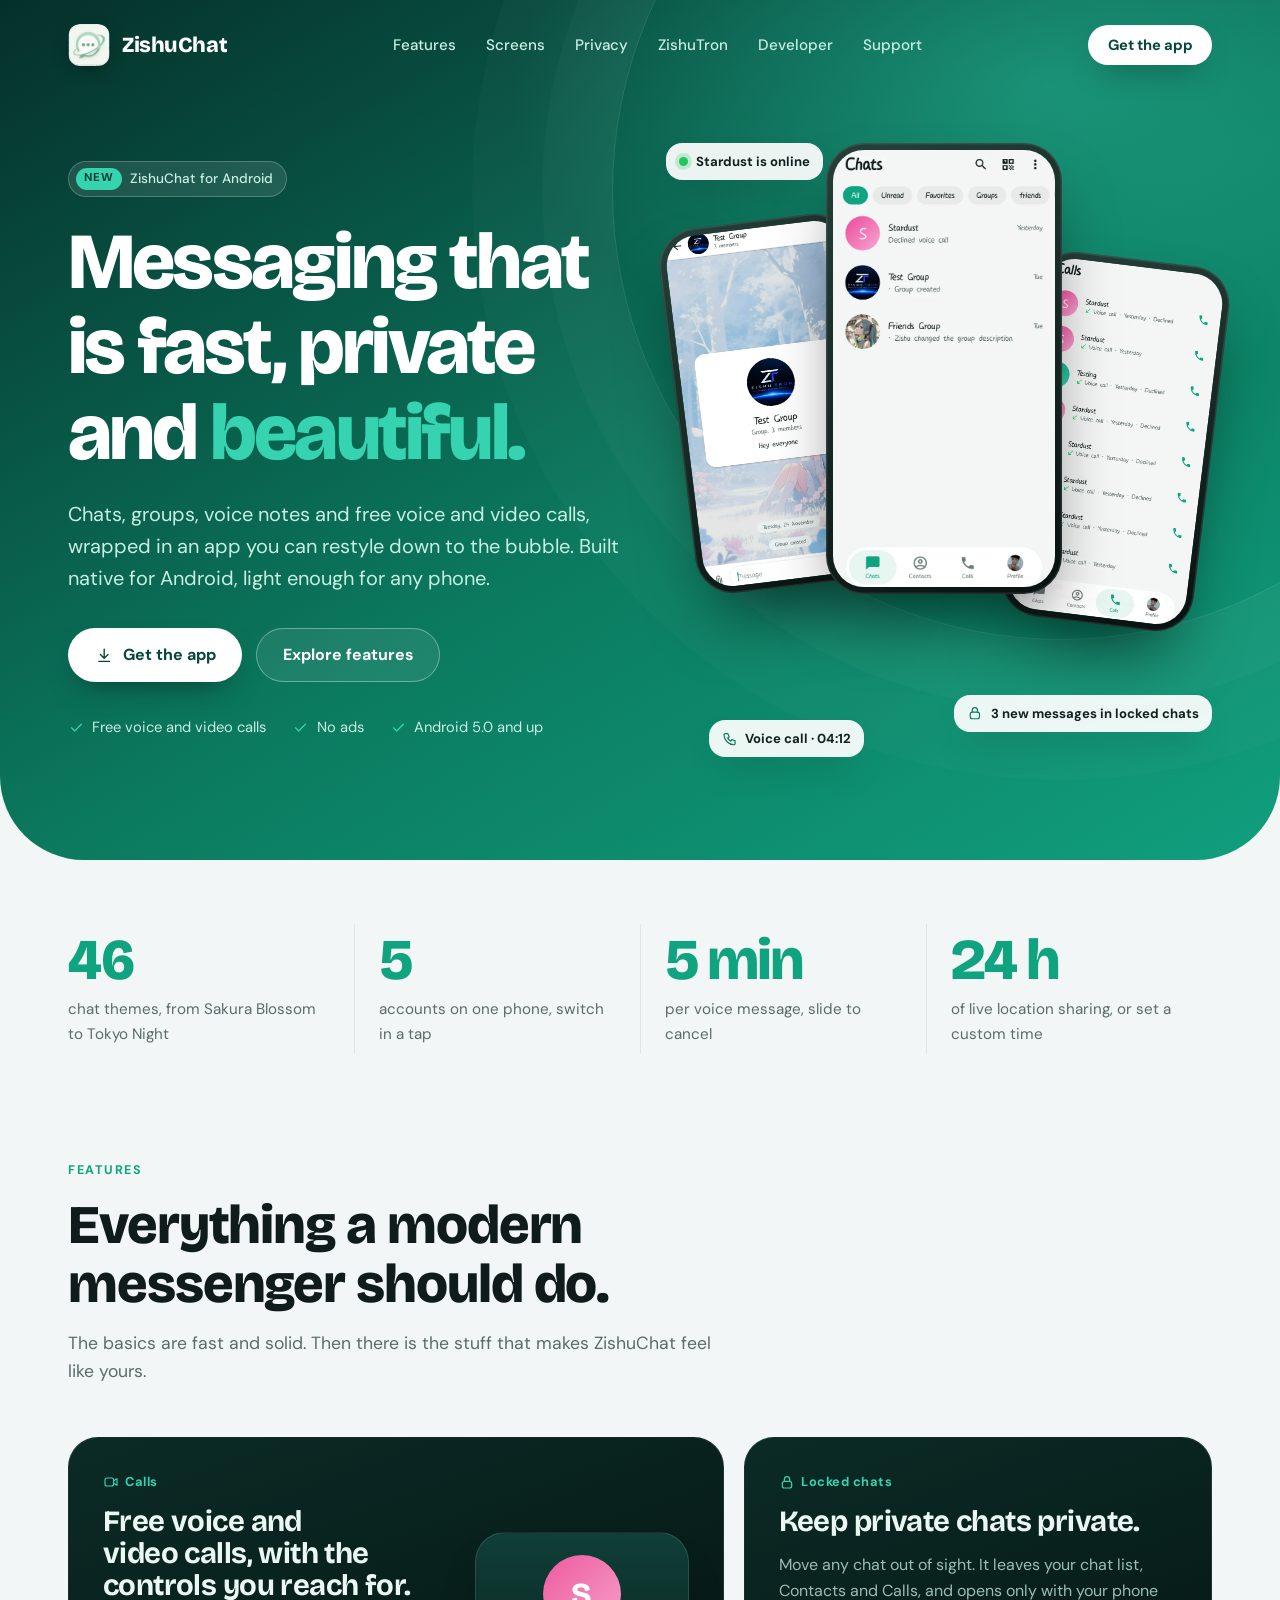
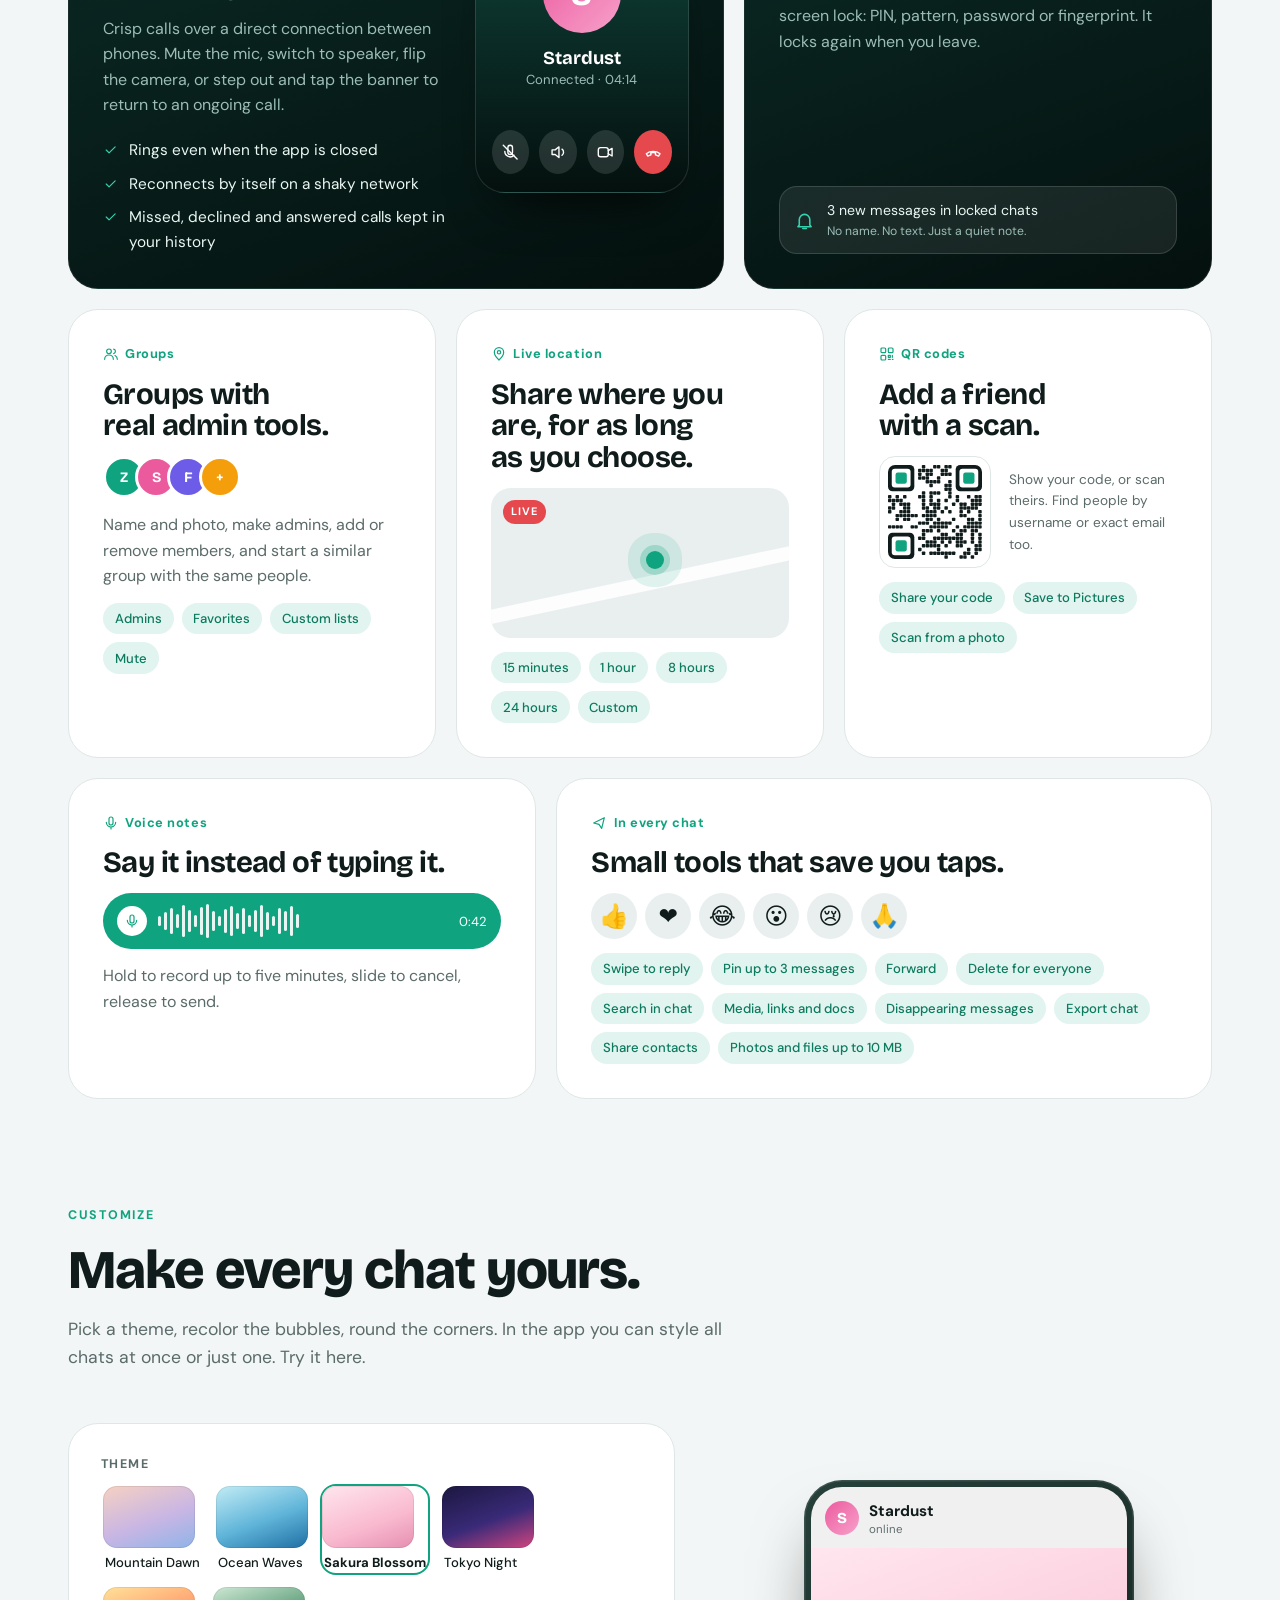
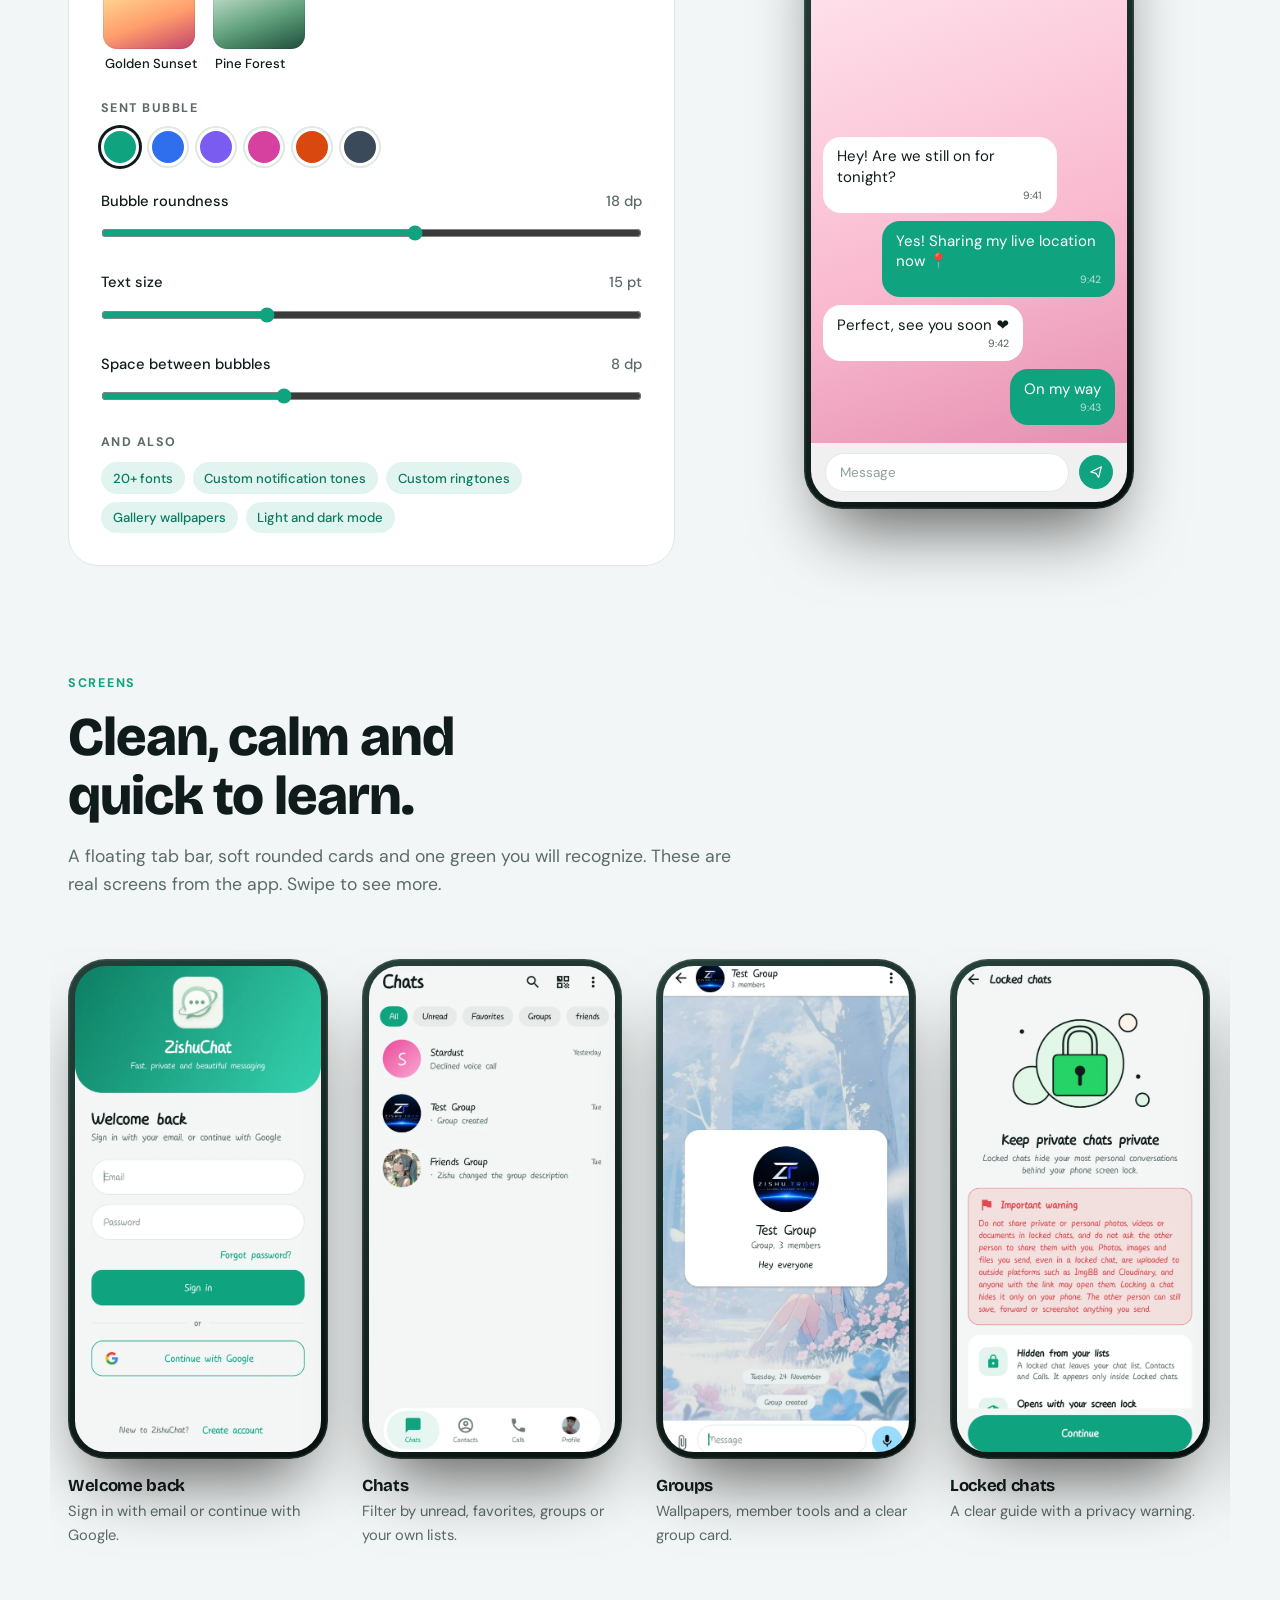
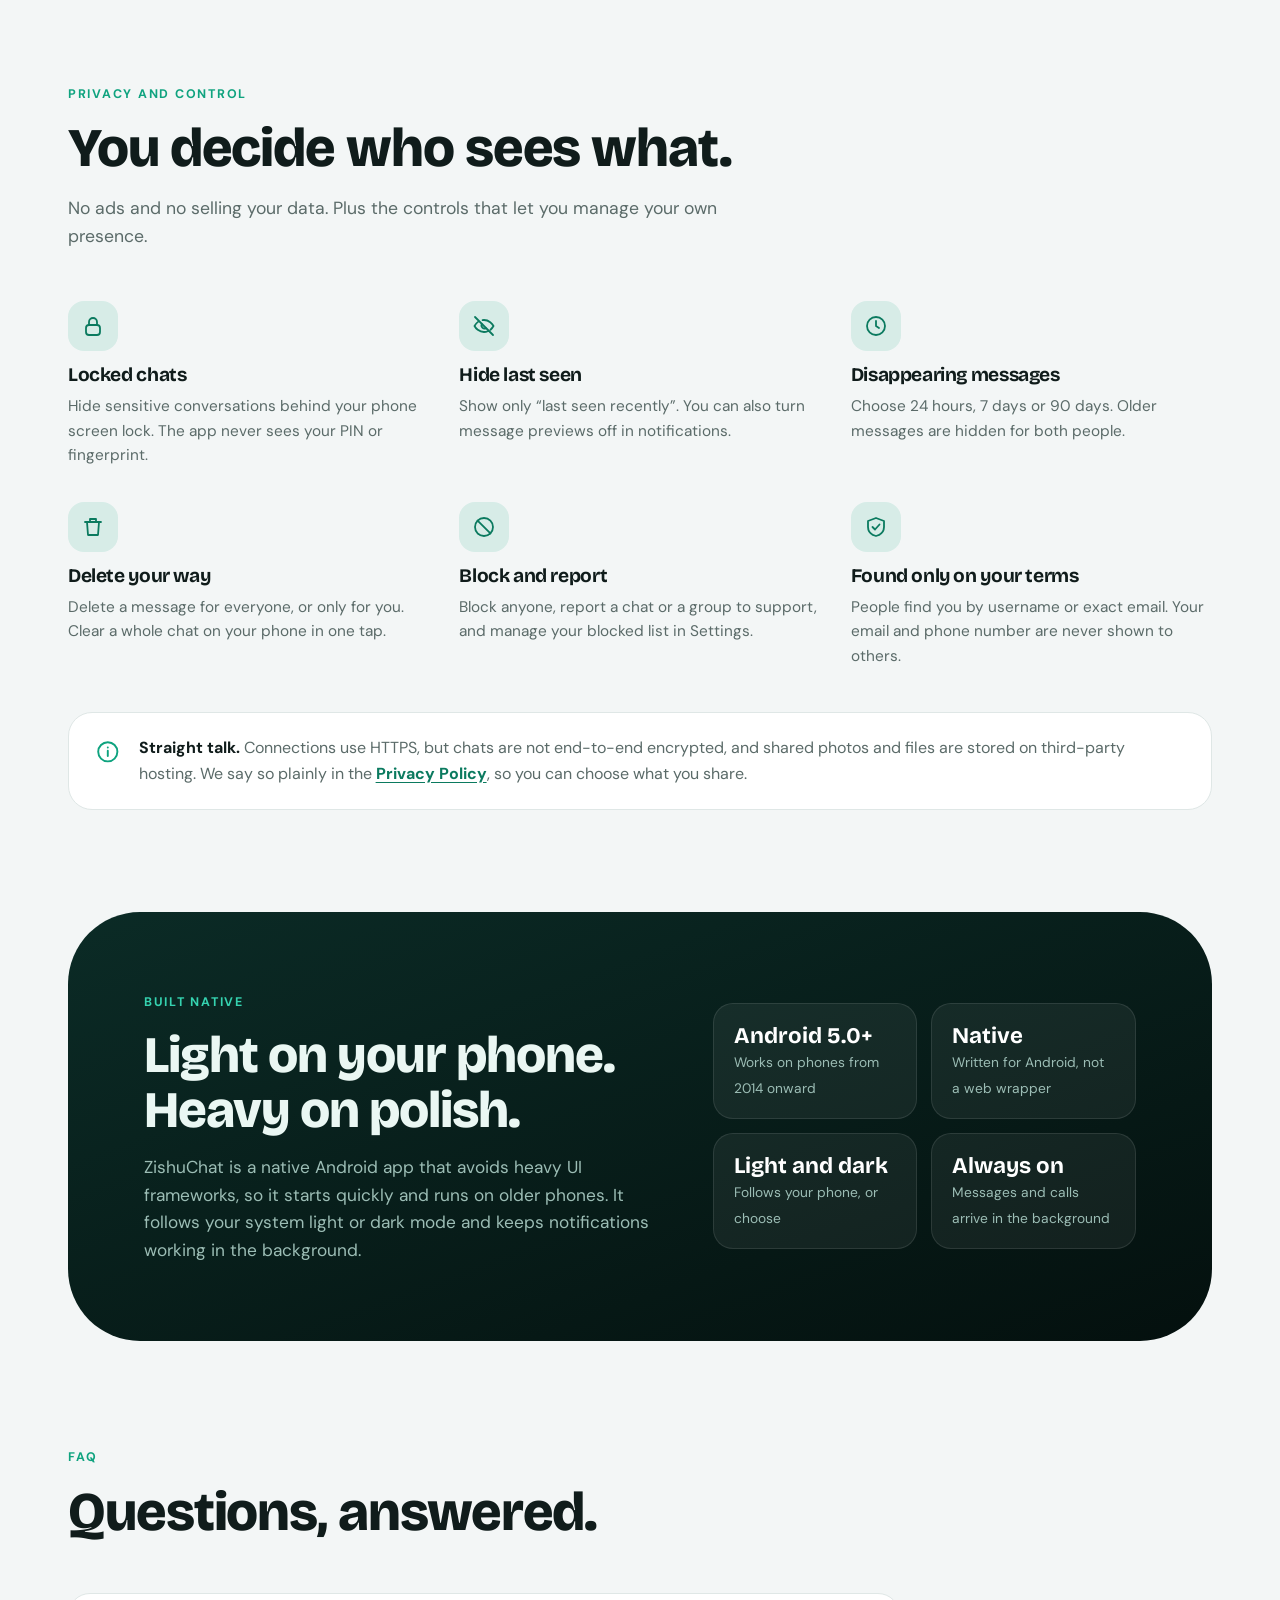
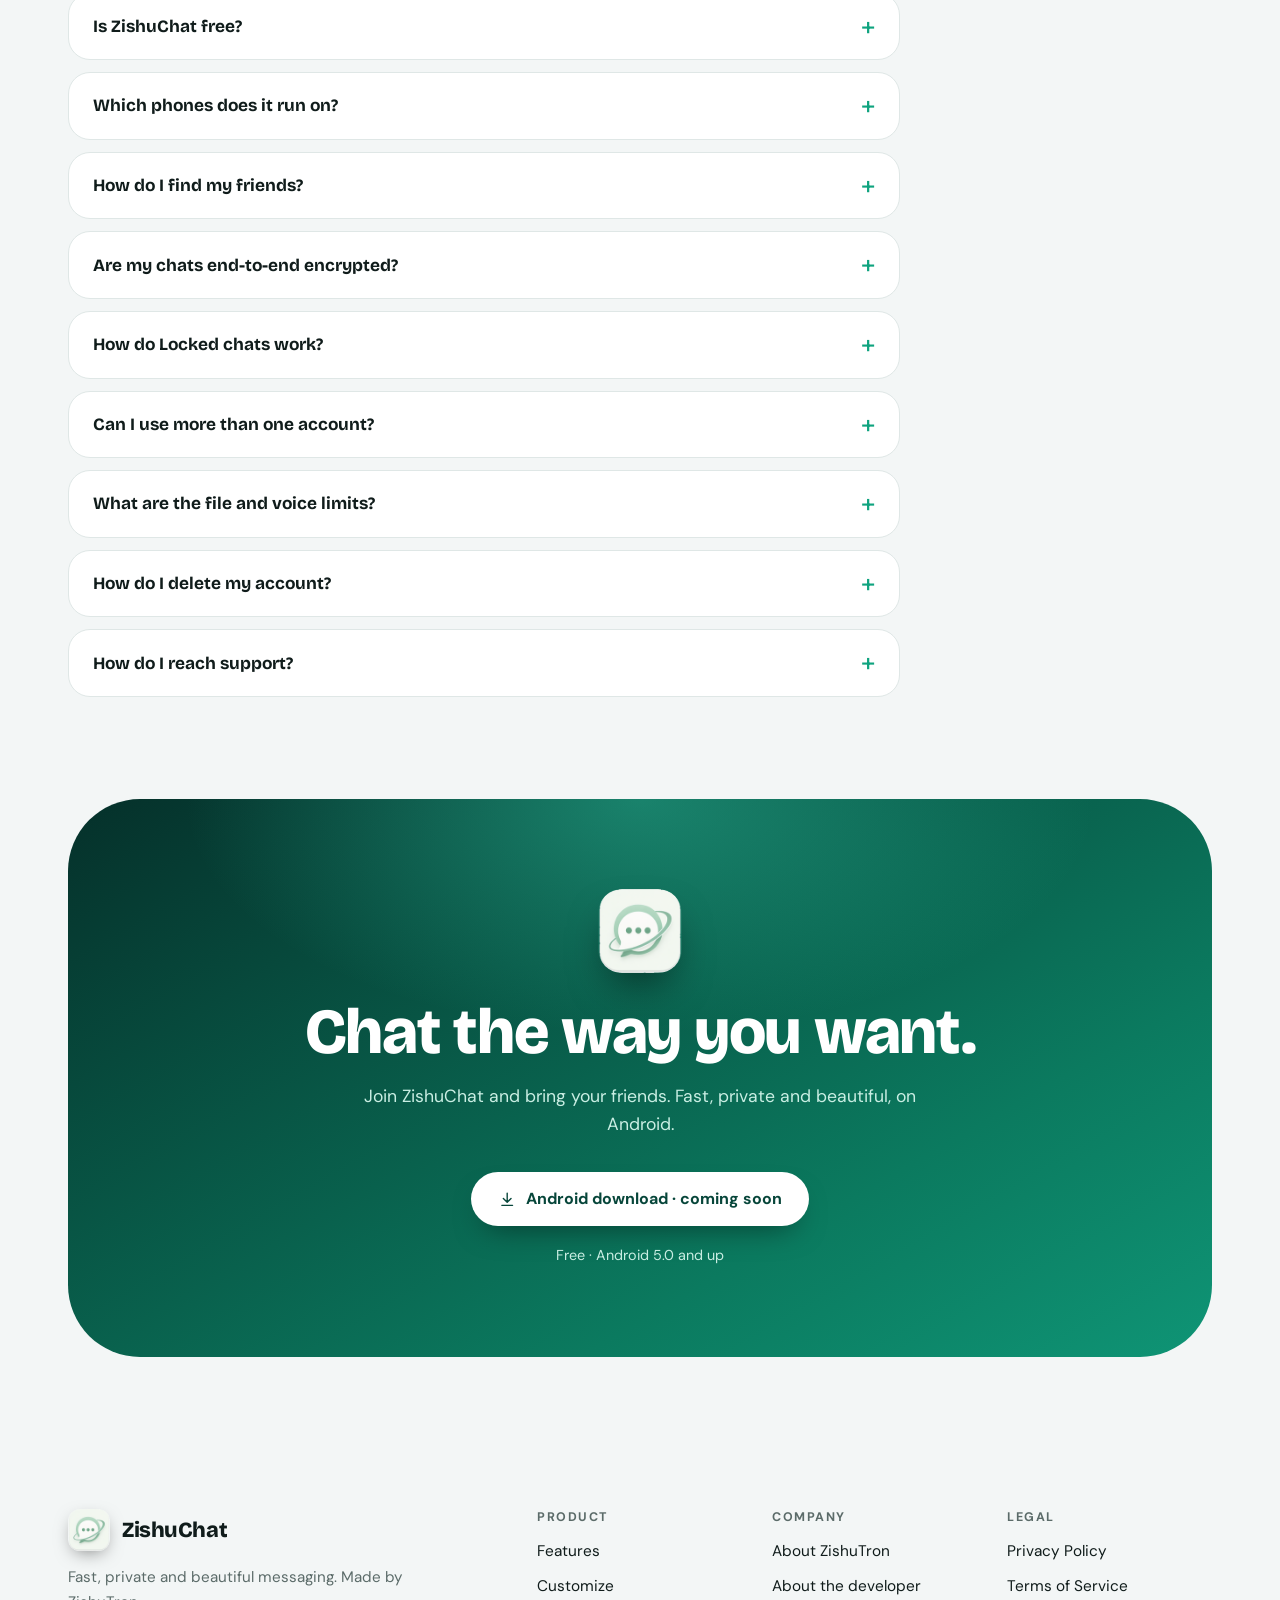
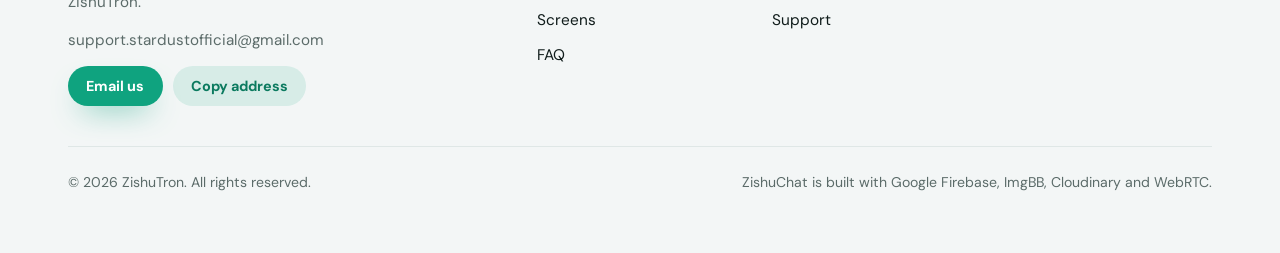
<file: index.html>
<!doctype html>
<html lang="en">
<head>
<meta charset="utf-8">
<meta name="viewport" content="width=device-width, initial-scale=1, viewport-fit=cover">
<meta name="theme-color" content="#0B7A5F">
<link rel="icon" type="image/png" href="assets/img/favicon.png">
<title>ZishuChat</title>
<meta name="description" content="ZishuChat is fast, private and beautiful messaging for Android. Chats, groups, voice notes, free voice and video calls, locked chats and 46 chat themes.">
<link rel="preconnect" href="https://fonts.googleapis.com">
<link rel="preconnect" href="https://fonts.gstatic.com" crossorigin>
<link rel="stylesheet" href="https://fonts.googleapis.com/css2?family=Bricolage+Grotesque:opsz,wght@12..96,500;12..96,700;12..96,800&family=DM+Sans:ital,opsz,wght@0,9..40,400;0,9..40,500;0,9..40,700;1,9..40,400&display=swap">
<link rel="stylesheet" href="css/style.css">
</head>
<body>
<svg width="0" height="0" style="position:absolute" aria-hidden="true">
  <defs>
    <symbol id="i-phone" viewBox="0 0 24 24"><path d="M5 4h4l2 5-2.5 1.5a11 11 0 0 0 5 5L15 13l5 2v4a2 2 0 0 1-2 2A16 16 0 0 1 3 6a2 2 0 0 1 2-2z"/></symbol>
    <symbol id="i-video" viewBox="0 0 24 24"><rect x="3" y="6" width="13" height="12" rx="3"/><path d="m16 10 5-3v10l-5-3"/></symbol>
    <symbol id="i-lock" viewBox="0 0 24 24"><rect x="5" y="11" width="14" height="10" rx="3"/><path d="M8 11V8a4 4 0 0 1 8 0v3"/></symbol>
    <symbol id="i-check" viewBox="0 0 24 24"><path d="m5 12.5 4.5 4.5L19 7.5"/></symbol>
    <symbol id="i-users" viewBox="0 0 24 24"><circle cx="9" cy="8" r="3.5"/><path d="M2.5 20a6.5 6.5 0 0 1 13 0"/><path d="M16 4.6a3.5 3.5 0 0 1 0 6.8M18 14.3a6.5 6.5 0 0 1 3.5 5.7"/></symbol>
    <symbol id="i-pin" viewBox="0 0 24 24"><path d="M12 21s7-6.2 7-11.5a7 7 0 0 0-14 0C5 14.8 12 21 12 21z"/><circle cx="12" cy="9.5" r="2.5"/></symbol>
    <symbol id="i-mic" viewBox="0 0 24 24"><rect x="9" y="3" width="6" height="12" rx="3"/><path d="M5 11a7 7 0 0 0 14 0M12 18v3"/></symbol>
    <symbol id="i-qr" viewBox="0 0 24 24"><rect x="3" y="3" width="7" height="7" rx="1.5"/><rect x="14" y="3" width="7" height="7" rx="1.5"/><rect x="3" y="14" width="7" height="7" rx="1.5"/><path d="M14 14h3v3h-3zM20 14v3M14 20h3M20 20h1"/></symbol>
    <symbol id="i-palette" viewBox="0 0 24 24"><path d="M12 3a9 9 0 1 0 0 18c1.4 0 2-1 1.6-2.1-.5-1.3.2-2.4 1.6-2.4H17a4 4 0 0 0 4-4c0-5-4-9.5-9-9.5z"/><circle cx="7.5" cy="11" r="1"/><circle cx="10" cy="7" r="1"/><circle cx="15" cy="7.5" r="1"/></symbol>
    <symbol id="i-eye-off" viewBox="0 0 24 24"><path d="M3 3l18 18M10.6 6.2A9.6 9.6 0 0 1 12 6c5 0 8.5 4 9.5 6a14 14 0 0 1-3 3.7M6.3 7.6A14 14 0 0 0 2.5 12C3.5 14 7 18 12 18c1.4 0 2.6-.3 3.7-.8"/><path d="M9.9 10a3 3 0 0 0 4.1 4.1"/></symbol>
    <symbol id="i-clock" viewBox="0 0 24 24"><circle cx="12" cy="12" r="9"/><path d="M12 7v5l3 2"/></symbol>
    <symbol id="i-ban" viewBox="0 0 24 24"><circle cx="12" cy="12" r="9"/><path d="m5.6 5.6 12.8 12.8"/></symbol>
    <symbol id="i-bell" viewBox="0 0 24 24"><path d="M6 17V11a6 6 0 0 1 12 0v6l1.5 2h-15z"/><path d="M10 21h4"/></symbol>
    <symbol id="i-trash" viewBox="0 0 24 24"><path d="M4 7h16M9 7V4h6v3M6 7l1 13h10l1-13"/></symbol>
    <symbol id="i-shield" viewBox="0 0 24 24"><path d="M12 3 4 6v6c0 4.5 3.2 7.8 8 9 4.8-1.2 8-4.5 8-9V6z"/><path d="m8.5 12 2.5 2.5 4.5-5"/></symbol>
    <symbol id="i-chip" viewBox="0 0 24 24"><rect x="6" y="6" width="12" height="12" rx="2"/><path d="M9 2v4M15 2v4M9 18v4M15 18v4M2 9h4M2 15h4M18 9h4M18 15h4"/></symbol>
    <symbol id="i-swap" viewBox="0 0 24 24"><path d="M7 4 3 8l4 4M3 8h14M17 20l4-4-4-4M21 16H7"/></symbol>
    <symbol id="i-down" viewBox="0 0 24 24"><path d="M12 4v11M7 11l5 5 5-5M5 20h14"/></symbol>
    <symbol id="i-send" viewBox="0 0 24 24"><path d="M4 12 20 4l-4 16-4-6z"/></symbol>
    <symbol id="i-bolt" viewBox="0 0 24 24"><path d="M13 3 5 14h6l-1 7 8-11h-6z"/></symbol>
    <symbol id="i-info" viewBox="0 0 24 24"><circle cx="12" cy="12" r="9"/><path d="M12 11v5M12 8h.01"/></symbol>
    <symbol id="i-mute" viewBox="0 0 24 24"><rect x="9" y="3" width="6" height="12" rx="3"/><path d="M5 11a7 7 0 0 0 12 5M3 3l18 18"/></symbol>
    <symbol id="i-speaker" viewBox="0 0 24 24"><path d="M4 9v6h4l5 4V5L8 9zM17 8a5 5 0 0 1 0 8"/></symbol>
    <symbol id="i-copy" viewBox="0 0 24 24"><rect x="9" y="9" width="11" height="11" rx="2.5"/><path d="M5 15V6a2 2 0 0 1 2-2h8"/></symbol>
    <symbol id="i-end" viewBox="0 0 24 24"><path d="M3 14c5-4 13-4 18 0l-2 3-4-1.5v-2.5a9 9 0 0 0-6 0v2.5L5 17z"/></symbol>
  </defs>
</svg>

<header class="hero">
  <div class="wrap">
    <nav class="nav" aria-label="Main">
      <a class="brand" href="index.html"><img src="assets/img/logo.png" alt="" width="42" height="42"><span>ZishuChat</span></a>
      <div class="nav-links" id="navLinks">
        <a href="#features">Features</a>
        <a href="#screens">Screens</a>
        <a href="#privacy">Privacy</a>
        <a href="about-zishutron.html">ZishuTron</a>
        <a href="developer.html">Developer</a>
        <a href="support.html">Support</a>
      </div>
      <div class="nav-end">
        <a class="btn btn-white" href="#download">Get the app</a>
        <button class="menu-btn" type="button" id="menuBtn" aria-label="Menu" aria-expanded="false" aria-controls="navLinks"><span></span><span></span><span></span></button>
      </div>
    </nav>

    <div class="hero-grid">
      <div>
        <span class="pill"><b>New</b> ZishuChat for Android</span>
        <h1>Messaging that is fast, private and <em>beautiful.</em></h1>
        <p class="lead">Chats, groups, voice notes and free voice and video calls, wrapped in an app you can restyle down to the bubble. Built native for Android, light enough for any phone.</p>
        <div class="cta-row">
          <a class="btn btn-white" href="#download" data-dl><svg class="ico"><use href="#i-down"/></svg><span data-dl-label>Get the app</span></a>
          <a class="btn btn-ghost" href="#features">Explore features</a>
        </div>
        <div class="facts">
          <span><svg class="ico"><use href="#i-check"/></svg>Free voice and video calls</span>
          <span><svg class="ico"><use href="#i-check"/></svg>No ads</span>
          <span><svg class="ico"><use href="#i-check"/></svg>Android 5.0 and up</span>
        </div>
      </div>

      <div class="stage" aria-label="ZishuChat app screens">
        <div class="phone p-left"><img src="assets/img/group.webp" alt="A group chat with a custom wallpaper" width="600" height="1185"></div>
        <div class="phone p-right"><img src="assets/img/calls.webp" alt="The calls tab with voice call history" width="600" height="1185"></div>
        <div class="phone p-main"><img src="assets/img/chats.webp" alt="The chats list with filters for unread, favorites and groups" width="600" height="1185"></div>
        <div class="chip c1"><span class="dot"></span>Stardust is online</div>
        <div class="chip c2"><svg class="ico"><use href="#i-lock"/></svg>3 new messages in locked chats</div>
        <div class="chip c3"><svg class="ico"><use href="#i-phone"/></svg>Voice call · 04:12</div>
      </div>
    </div>
  </div>
</header>

<main>
<div class="wrap">
  <div class="nums" role="list">
    <div class="num" role="listitem"><b>46</b><span>chat themes, from Sakura Blossom to Tokyo Night</span></div>
    <div class="num" role="listitem"><b>5</b><span>accounts on one phone, switch in a tap</span></div>
    <div class="num" role="listitem"><b>5 min</b><span>per voice message, slide to cancel</span></div>
    <div class="num" role="listitem"><b>24 h</b><span>of live location sharing, or set a custom time</span></div>
  </div>
</div>

<section id="features">
  <div class="wrap">
    <div class="sec-head">
      <span class="eyebrow">Features</span>
      <h2>Everything a modern messenger should do.</h2>
      <p>The basics are fast and solid. Then there is the stuff that makes ZishuChat feel like yours.</p>
    </div>

    <div class="stack">
      <div class="duo-a">
        <article class="card dark">
          <div class="calls-card">
            <div style="display:grid;gap:14px">
              <span class="tag"><svg class="ico"><use href="#i-video"/></svg>Calls</span>
              <h3>Free voice and video calls, with the controls you reach for.</h3>
              <p>Crisp calls over a direct connection between phones. Mute the mic, switch to speaker, flip the camera, or step out and tap the banner to return to an ongoing call.</p>
              <ul class="ticks">
                <li><svg class="ico"><use href="#i-check"/></svg>Rings even when the app is closed</li>
                <li><svg class="ico"><use href="#i-check"/></svg>Reconnects by itself on a shaky network</li>
                <li><svg class="ico"><use href="#i-check"/></svg>Missed, declined and answered calls kept in your history</li>
              </ul>
            </div>
            <div class="callmock" aria-hidden="true">
              <div class="av">S</div>
              <div class="nm">Stardust</div>
              <div class="st">Connected · <span id="callTimer">04:12</span></div>
              <div class="cbtns">
                <div class="cb"><svg class="ico"><use href="#i-mute"/></svg></div>
                <div class="cb"><svg class="ico"><use href="#i-speaker"/></svg></div>
                <div class="cb"><svg class="ico"><use href="#i-video"/></svg></div>
                <div class="cb end"><svg class="ico"><use href="#i-end"/></svg></div>
              </div>
            </div>
          </div>
        </article>

        <article class="card dark">
          <span class="tag"><svg class="ico"><use href="#i-lock"/></svg>Locked chats</span>
          <h3>Keep private chats private.</h3>
          <p>Move any chat out of sight. It leaves your chat list, Contacts and Calls, and opens only with your phone screen lock: PIN, pattern, password or fingerprint. It locks again when you leave.</p>
          <div class="lock-notif"><svg class="ico"><use href="#i-bell"/></svg><div>3 new messages in locked chats<small>No name. No text. Just a quiet note.</small></div></div>
        </article>
      </div>

      <div class="trio">
        <article class="card">
          <span class="tag"><svg class="ico"><use href="#i-users"/></svg>Groups</span>
          <h3>Groups with real admin tools.</h3>
          <div class="avs" aria-hidden="true"><i style="background:#0FA37F">Z</i><i style="background:#EC5A9E">S</i><i style="background:#6C5CE7">F</i><i style="background:#F59E0B">+</i></div>
          <p>Name and photo, make admins, add or remove members, and start a similar group with the same people.</p>
          <div class="pills"><span>Admins</span><span>Favorites</span><span>Custom lists</span><span>Mute</span></div>
        </article>
        <article class="card">
          <span class="tag"><svg class="ico"><use href="#i-pin"/></svg>Live location</span>
          <h3>Share where you are, for as long as you choose.</h3>
          <div class="mapmock" aria-hidden="true"><span class="live">LIVE</span><span class="pin"></span></div>
          <div class="pills"><span>15 minutes</span><span>1 hour</span><span>8 hours</span><span>24 hours</span><span>Custom</span></div>
        </article>
        <article class="card">
          <span class="tag"><svg class="ico"><use href="#i-qr"/></svg>QR codes</span>
          <h3>Add a friend with a scan.</h3>
          <div class="qrbox">
            <svg id="qr" viewBox="0 0 25 25" aria-hidden="true"></svg>
            <small>Show your code, or scan theirs. Find people by username or exact email too.</small>
          </div>
          <div class="pills"><span>Share your code</span><span>Save to Pictures</span><span>Scan from a photo</span></div>
        </article>
      </div>

      <div class="duo-b">
        <article class="card">
          <span class="tag"><svg class="ico"><use href="#i-mic"/></svg>Voice notes</span>
          <h3>Say it instead of typing it.</h3>
          <div class="wave" aria-hidden="true"><span class="play"><svg class="ico"><use href="#i-mic"/></svg></span><span id="waveBars" style="display:flex;align-items:center;gap:3px;height:100%"></span><time>0:42</time></div>
          <p>Hold to record up to five minutes, slide to cancel, release to send.</p>
        </article>
        <article class="card">
          <span class="tag"><svg class="ico"><use href="#i-send"/></svg>In every chat</span>
          <h3>Small tools that save you taps.</h3>
          <div class="reacts" aria-label="Six reactions">
            <span>👍</span><span>❤️</span><span>😂</span><span>😮</span><span>😢</span><span>🙏</span>
          </div>
          <div class="pills">
            <span>Swipe to reply</span><span>Pin up to 3 messages</span><span>Forward</span><span>Delete for everyone</span><span>Search in chat</span><span>Media, links and docs</span><span>Disappearing messages</span><span>Export chat</span><span>Share contacts</span><span>Photos and files up to 10 MB</span>
          </div>
        </article>
      </div>
    </div>
  </div>
</section>

<section id="customize" style="padding-top:0">
  <div class="wrap">
    <div class="sec-head">
      <span class="eyebrow">Customize</span>
      <h2>Make every chat yours.</h2>
      <p>Pick a theme, recolor the bubbles, round the corners. In the app you can style all chats at once or just one. Try it here.</p>
    </div>
    <div class="cust">
      <div class="panel">
        <div>
          <h4>Theme</h4>
          <div class="themes" id="themes"></div>
        </div>
        <div>
          <h4>Sent bubble</h4>
          <div class="swatches" id="swatches"></div>
        </div>
        <div class="rng">
          <label for="rad">Bubble roundness <output id="radOut">18 dp</output></label>
          <input id="rad" type="range" min="4" max="28" value="18">
        </div>
        <div class="rng">
          <label for="ts">Text size <output id="tsOut">15 pt</output></label>
          <input id="ts" type="range" min="12" max="22" value="15">
        </div>
        <div class="rng">
          <label for="gap">Space between bubbles <output id="gapOut">8 dp</output></label>
          <input id="gap" type="range" min="0" max="24" value="8">
        </div>
        <div>
          <h4>And also</h4>
          <div class="pills"><span>20+ fonts</span><span>Custom notification tones</span><span>Custom ringtones</span><span>Gallery wallpapers</span><span>Light and dark mode</span></div>
        </div>
      </div>
      <div class="prev">
        <div class="phone">
          <div class="screen" id="screen">
            <div class="bar"><div class="av">S</div><div>Stardust<small>online</small></div></div>
            <div class="msgs" id="msgs">
              <div class="b in">Hey! Are we still on for tonight?<small>9:41</small></div>
              <div class="b out">Yes! Sharing my live location now 📍<small>9:42</small></div>
              <div class="b in">Perfect, see you soon ❤️<small>9:42</small></div>
              <div class="b out">On my way<small>9:43</small></div>
            </div>
            <div class="inp"><span>Message</span><i><svg class="ico"><use href="#i-send"/></svg></i></div>
          </div>
        </div>
      </div>
    </div>
  </div>
</section>

<section id="screens" style="padding-top:0">
  <div class="wrap">
    <div class="sec-head">
      <span class="eyebrow">Screens</span>
      <h2>Clean, calm and quick to learn.</h2>
      <p>A floating tab bar, soft rounded cards and one green you will recognize. These are real screens from the app. Swipe to see more.</p>
    </div>
  </div>
  <div class="wrap">
    <div class="gallery">
      <figure class="shot" style="margin:0"><div class="phone"><img src="assets/img/login.webp" alt="Sign in screen" width="600" height="1185"></div><figcaption><h4>Welcome back</h4><p>Sign in with email or continue with Google.</p></figcaption></figure>
      <figure class="shot" style="margin:0"><div class="phone"><img src="assets/img/chats.webp" alt="Chats list" width="600" height="1185"></div><figcaption><h4>Chats</h4><p>Filter by unread, favorites, groups or your own lists.</p></figcaption></figure>
      <figure class="shot" style="margin:0"><div class="phone"><img src="assets/img/group.webp" alt="Group chat" width="600" height="1185"></div><figcaption><h4>Groups</h4><p>Wallpapers, member tools and a clear group card.</p></figcaption></figure>
      <figure class="shot" style="margin:0"><div class="phone"><img src="assets/img/locked.webp" alt="Locked chats guide" width="600" height="1185"></div><figcaption><h4>Locked chats</h4><p>A clear guide with a privacy warning.</p></figcaption></figure>
      <figure class="shot" style="margin:0"><div class="phone"><img src="assets/img/lockedhow.webp" alt="Locked chats details" width="600" height="1185"></div><figcaption><h4>How it works</h4><p>Hidden from lists, opens with your screen lock.</p></figcaption></figure>
      <figure class="shot" style="margin:0"><div class="phone"><img src="assets/img/customize.webp" alt="Customize screen with theme gallery" width="600" height="1185"></div><figcaption><h4>Customize</h4><p>Themes, colors, bubbles, fonts and sounds.</p></figcaption></figure>
      <figure class="shot" style="margin:0"><div class="phone"><img src="assets/img/disappear.webp" alt="Disappearing messages timer" width="600" height="1185"></div><figcaption><h4>Disappearing messages</h4><p>Pick 24 hours, 7 days or 90 days.</p></figcaption></figure>
      <figure class="shot" style="margin:0"><div class="phone"><img src="assets/img/contactinfo.webp" alt="Contact info screen" width="600" height="1185"></div><figcaption><h4>Contact info</h4><p>Message, audio and video in one tap.</p></figcaption></figure>
      <figure class="shot" style="margin:0"><div class="phone"><img src="assets/img/addcontact.webp" alt="Add contact screen" width="600" height="1185"></div><figcaption><h4>Add contact</h4><p>Search by email, username or scan a QR code.</p></figcaption></figure>
      <figure class="shot" style="margin:0"><div class="phone"><img src="assets/img/myqr.webp" alt="My QR code screen" width="600" height="1185"></div><figcaption><h4>My QR code</h4><p>Share or save your code so friends can add you.</p></figcaption></figure>
      <figure class="shot" style="margin:0"><div class="phone"><img src="assets/img/profile.webp" alt="Profile screen" width="600" height="1185"></div><figcaption><h4>Profile</h4><p>Your QR code, settings and account switching.</p></figcaption></figure>
      <figure class="shot" style="margin:0"><div class="phone"><img src="assets/img/switchaccount.webp" alt="Switch account sheet" width="600" height="1185"></div><figcaption><h4>Switch account</h4><p>Up to five accounts on one phone.</p></figcaption></figure>
      <figure class="shot" style="margin:0"><div class="phone"><img src="assets/img/contacts.webp" alt="Contacts list" width="600" height="1185"></div><figcaption><h4>Contacts</h4><p>Last seen at a glance, or hidden if you prefer.</p></figcaption></figure>
      <figure class="shot" style="margin:0"><div class="phone"><img src="assets/img/calls.webp" alt="Calls history" width="600" height="1185"></div><figcaption><h4>Calls</h4><p>Every voice and video call, one tap to call back.</p></figcaption></figure>
    </div>
  </div>
</section>

<section id="privacy" style="padding-top:0">
  <div class="wrap">
    <div class="sec-head">
      <span class="eyebrow">Privacy and control</span>
      <h2>You decide who sees what.</h2>
      <p>No ads and no selling your data. Plus the controls that let you manage your own presence.</p>
    </div>
    <div class="priv">
      <div class="pi"><div class="ib"><svg class="ico"><use href="#i-lock"/></svg></div><h3>Locked chats</h3><p>Hide sensitive conversations behind your phone screen lock. The app never sees your PIN or fingerprint.</p></div>
      <div class="pi"><div class="ib"><svg class="ico"><use href="#i-eye-off"/></svg></div><h3>Hide last seen</h3><p>Show only “last seen recently”. You can also turn message previews off in notifications.</p></div>
      <div class="pi"><div class="ib"><svg class="ico"><use href="#i-clock"/></svg></div><h3>Disappearing messages</h3><p>Choose 24 hours, 7 days or 90 days. Older messages are hidden for both people.</p></div>
      <div class="pi"><div class="ib"><svg class="ico"><use href="#i-trash"/></svg></div><h3>Delete your way</h3><p>Delete a message for everyone, or only for you. Clear a whole chat on your phone in one tap.</p></div>
      <div class="pi"><div class="ib"><svg class="ico"><use href="#i-ban"/></svg></div><h3>Block and report</h3><p>Block anyone, report a chat or a group to support, and manage your blocked list in Settings.</p></div>
      <div class="pi"><div class="ib"><svg class="ico"><use href="#i-shield"/></svg></div><h3>Found only on your terms</h3><p>People find you by username or exact email. Your email and phone number are never shown to others.</p></div>
    </div>
    <div class="honest">
      <svg class="ico"><use href="#i-info"/></svg>
      <p><b>Straight talk.</b> Connections use HTTPS, but chats are not end-to-end encrypted, and shared photos and files are stored on third-party hosting. We say so plainly in the <a class="linkbtn" href="privacy.html">Privacy Policy</a>, so you can choose what you share.</p>
    </div>
  </div>
</section>

<section style="padding-top:0">
  <div class="wrap">
    <div class="band">
      <div class="band-grid">
        <div>
          <span class="eyebrow">Built native</span>
          <h2>Light on your phone. Heavy on polish.</h2>
          <p>ZishuChat is a native Android app that avoids heavy UI frameworks, so it starts quickly and runs on older phones. It follows your system light or dark mode and keeps notifications working in the background.</p>
        </div>
        <div class="spec">
          <div><b>Android 5.0+</b><span>Works on phones from 2014 onward</span></div>
          <div><b>Native</b><span>Written for Android, not a web wrapper</span></div>
          <div><b>Light and dark</b><span>Follows your phone, or choose</span></div>
          <div><b>Always on</b><span>Messages and calls arrive in the background</span></div>
        </div>
      </div>
    </div>
  </div>
</section>

<section id="faq" style="padding-top:0">
  <div class="wrap">
    <div class="sec-head">
      <span class="eyebrow">FAQ</span>
      <h2>Questions, answered.</h2>
    </div>
    <div class="faq">
      <details><summary>Is ZishuChat free?</summary><p>Yes. Messaging and voice and video calls are free to use, and the app shows no ads.</p></details>
      <details><summary>Which phones does it run on?</summary><p>Any Android phone running Android 5.0 or newer. Other platforms have not been announced yet.</p></details>
      <details><summary>How do I find my friends?</summary><p>Search by username or an exact email address, scan their QR code, or share yours from the Profile tab. The app does not read your phone's address book.</p></details>
      <details><summary>Are my chats end-to-end encrypted?</summary><p>No. Data travels over encrypted HTTPS connections and access is limited by security rules, but messages are stored on the service's servers. Shared photos and files are uploaded to third-party hosting. Please do not share anything you would not want others to see. The Privacy Policy has the full details.</p></details>
      <details><summary>How do Locked chats work?</summary><p>Press and hold a chat, tap the three dots and choose Lock chat. It disappears from your lists and opens only after you confirm your phone screen lock. Locked chats also sync to your other phones signed in to the same account.</p></details>
      <details><summary>Can I use more than one account?</summary><p>Yes, up to five on the same phone. Notifications and calls arrive for the account that is currently active.</p></details>
      <details><summary>What are the file and voice limits?</summary><p>Files and photos can be up to 10 MB each. A single voice message can run up to five minutes.</p></details>
      <details><summary>How do I delete my account?</summary><p>Open Profile, then Settings, then Delete account. Your profile, username and sign-in are removed. Messages already delivered to other people may remain in their chats.</p></details>
      <details><summary>How do I reach support?</summary><p>Visit the <a href="support.html">Support page</a> or email us at support.stardustofficial@gmail.com. We read every message.</p></details>
    </div>
  </div>
</section>

<section id="download" style="padding-top:0">
  <div class="wrap">
    <div class="dl">
      <img src="assets/img/logo.png" alt="ZishuChat app icon" width="84" height="84">
      <h2>Chat the way you want.</h2>
      <p>Join ZishuChat and bring your friends. Fast, private and beautiful, on Android.</p>
      <div class="cta-row">
        <a class="btn btn-white" href="#download" data-dl aria-disabled="true" role="button"><svg class="ico"><use href="#i-down"/></svg><span data-dl-label>Android download · coming soon</span></a>
      </div>
      <small>Free · Android 5.0 and up</small>
    </div>
  </div>
</section>
</main>

<footer>
  <div class="wrap">
    <div class="foot">
      <div>
        <a class="brand" href="index.html"><img src="assets/img/logo.png" alt="" width="42" height="42"><span>ZishuChat</span></a>
        <p>Fast, private and beautiful messaging. Made by ZishuTron.</p>
        <p class="mailtxt">support.stardustofficial@gmail.com</p>
        <div class="mailrow ">
        <a class="btn btn-brand sm" href="mailto:support.stardustofficial@gmail.com?subject=ZishuChat%20support">Email us</a>
        <button class="btn btn-soft sm" type="button" data-copy="support.stardustofficial@gmail.com">Copy address</button>
      </div>
      </div>
      <div>
        <h4>Product</h4>
        <ul>
          <li><a href="index.html#features">Features</a></li>
          <li><a href="index.html#customize">Customize</a></li>
          <li><a href="index.html#screens">Screens</a></li>
          <li><a href="index.html#faq">FAQ</a></li>
        </ul>
      </div>
      <div>
        <h4>Company</h4>
        <ul>
          <li><a href="about-zishutron.html">About ZishuTron</a></li>
          <li><a href="developer.html">About the developer</a></li>
          <li><a href="support.html">Support</a></li>
        </ul>
      </div>
      <div>
        <h4>Legal</h4>
        <ul>
          <li><a href="privacy.html">Privacy Policy</a></li>
          <li><a href="terms.html">Terms of Service</a></li>
        </ul>
      </div>
    </div>
    <div class="legalline"><span>© 2026 ZishuTron. All rights reserved.</span><span>ZishuChat is built with Google Firebase, ImgBB, Cloudinary and WebRTC.</span></div>
  </div>
</footer>


<script src="js/main.js"></script>
</body>
</html>
</file>
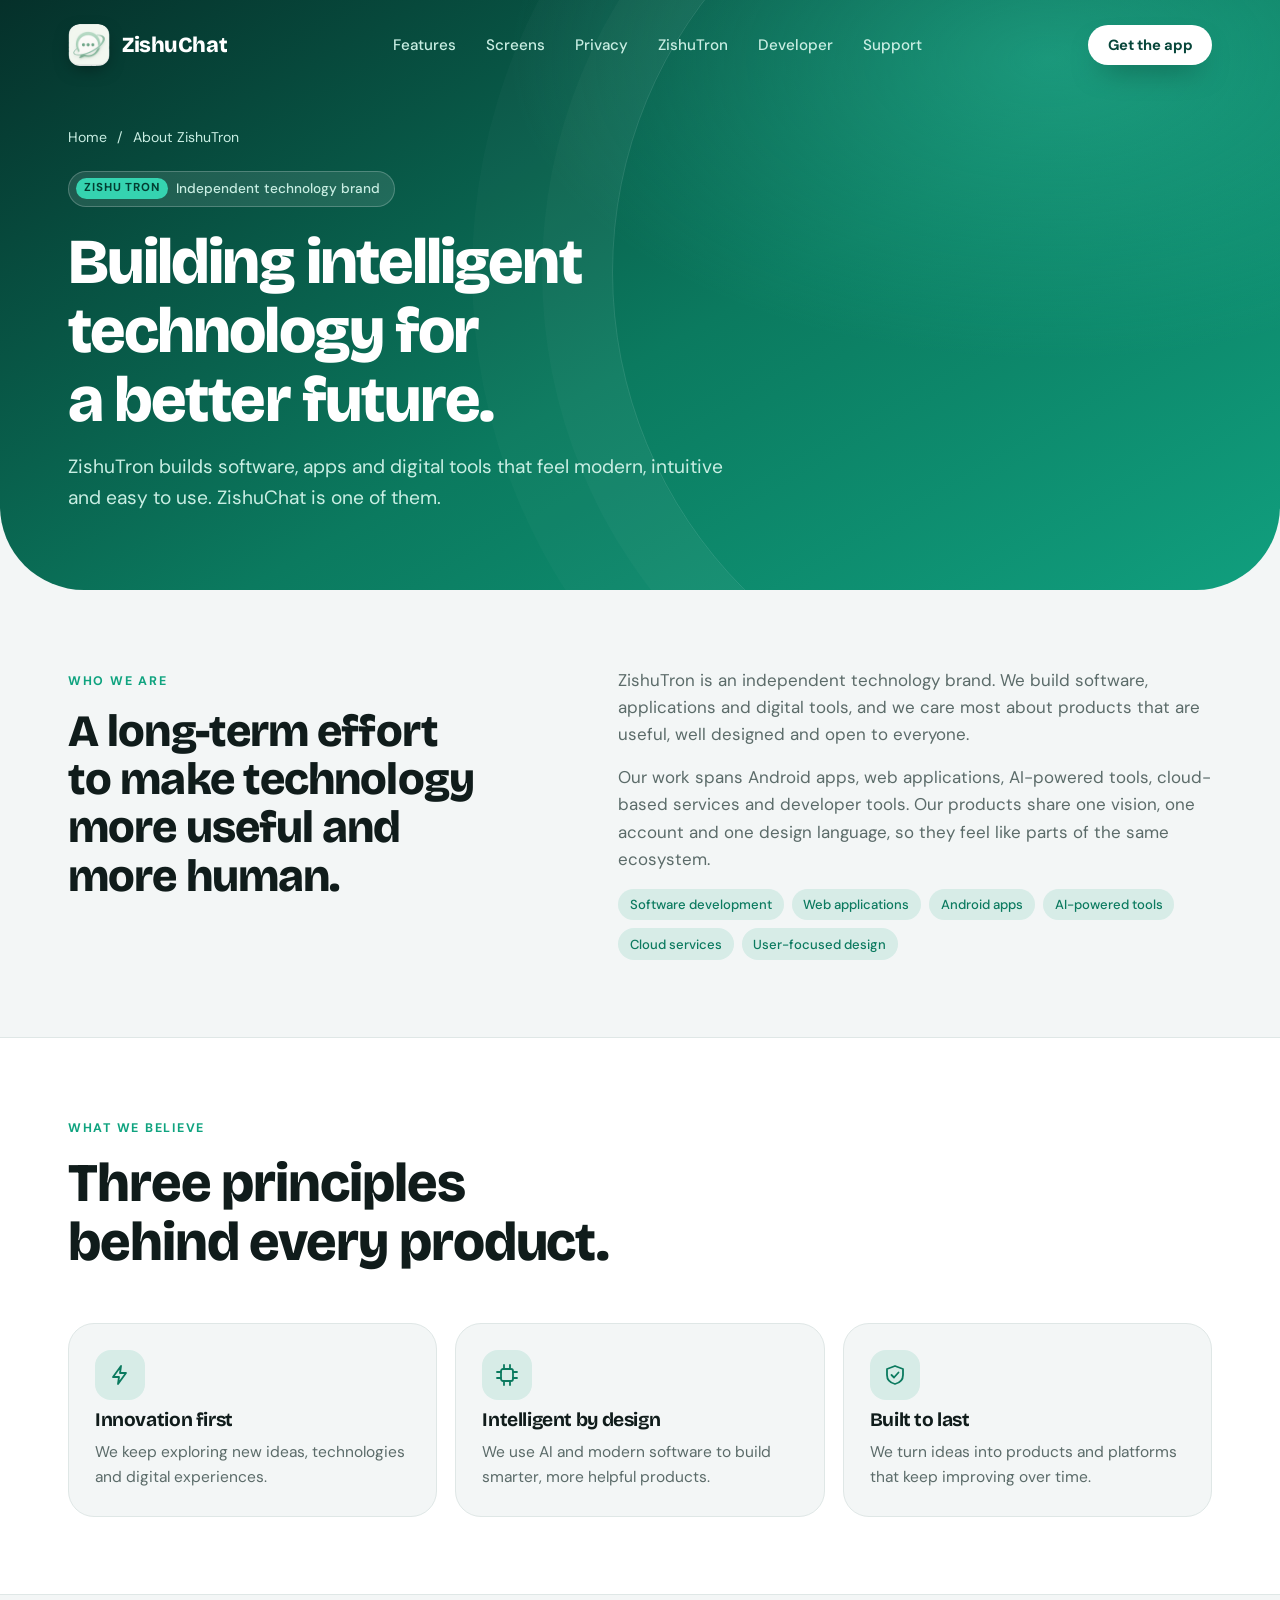
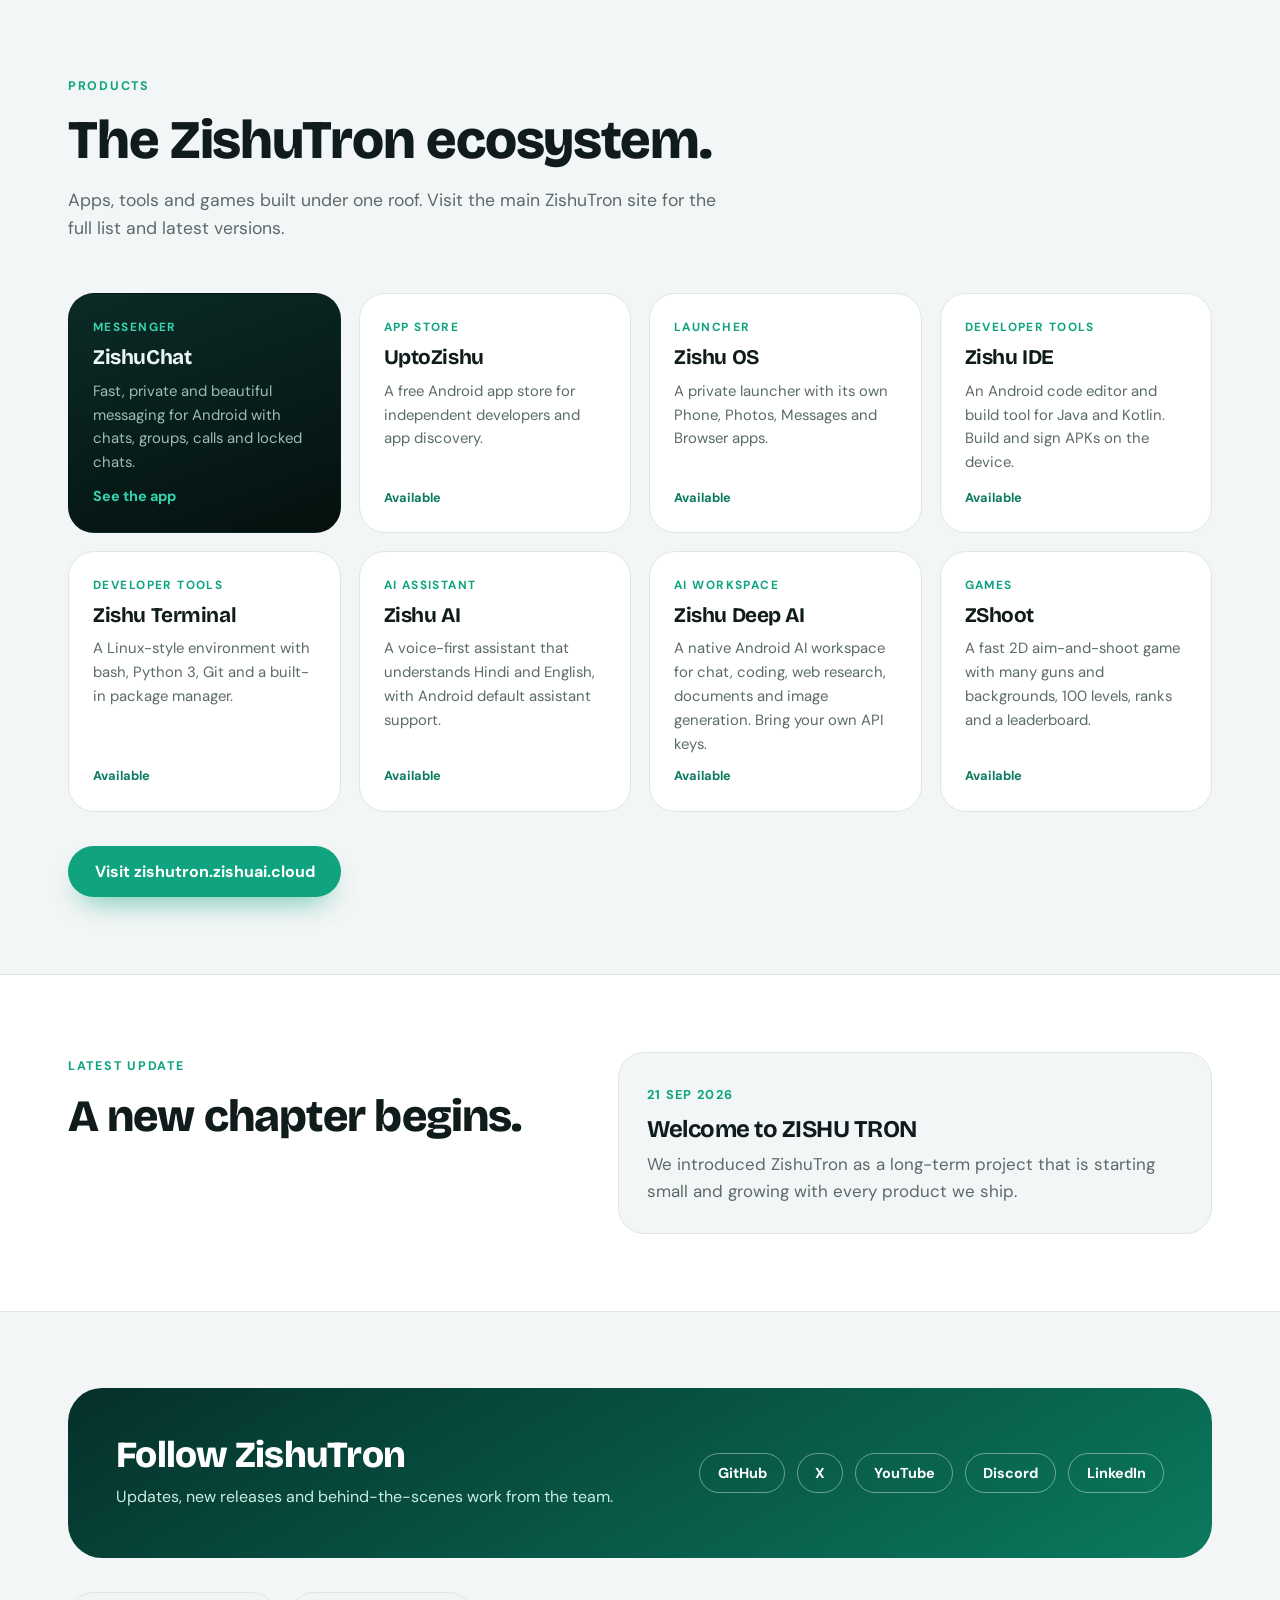
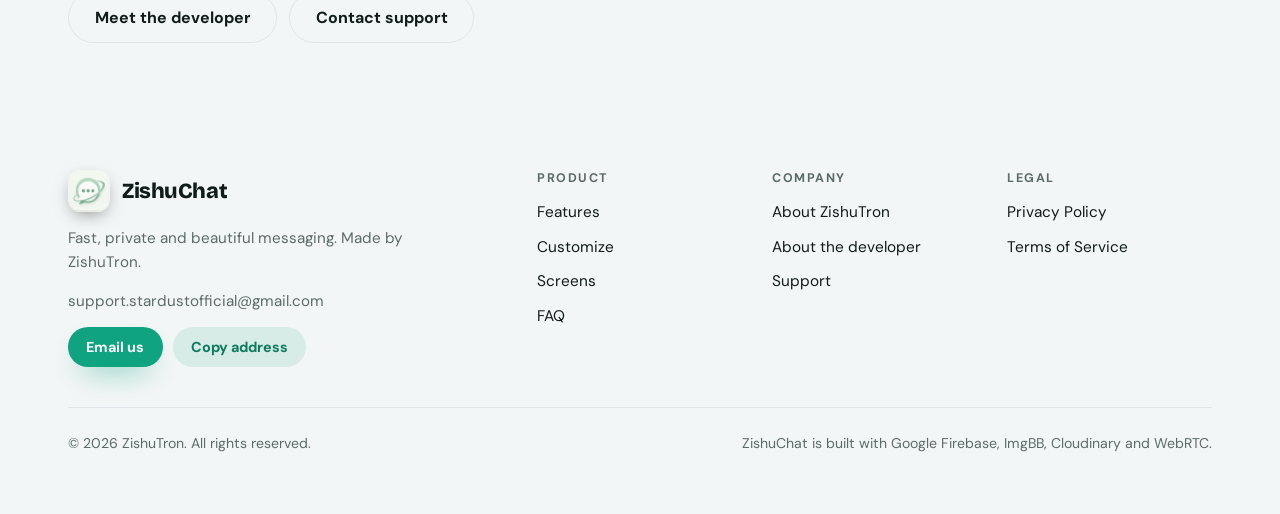
<file: about-zishutron.html>
<!doctype html>
<html lang="en">
<head>
<meta charset="utf-8">
<meta name="viewport" content="width=device-width, initial-scale=1, viewport-fit=cover">
<meta name="theme-color" content="#0B7A5F">
<link rel="icon" type="image/png" href="assets/img/favicon.png">
<title>About ZishuTron · ZishuChat</title>
<meta name="description" content="ZishuTron is an independent technology brand building software, Android apps, AI tools and digital products, including ZishuChat.">
<link rel="preconnect" href="https://fonts.googleapis.com">
<link rel="preconnect" href="https://fonts.gstatic.com" crossorigin>
<link rel="stylesheet" href="https://fonts.googleapis.com/css2?family=Bricolage+Grotesque:opsz,wght@12..96,500;12..96,700;12..96,800&family=DM+Sans:ital,opsz,wght@0,9..40,400;0,9..40,500;0,9..40,700;1,9..40,400&display=swap">
<link rel="stylesheet" href="css/style.css">
</head>
<body>
<svg width="0" height="0" style="position:absolute" aria-hidden="true">
  <defs>
    <symbol id="i-phone" viewBox="0 0 24 24"><path d="M5 4h4l2 5-2.5 1.5a11 11 0 0 0 5 5L15 13l5 2v4a2 2 0 0 1-2 2A16 16 0 0 1 3 6a2 2 0 0 1 2-2z"/></symbol>
    <symbol id="i-video" viewBox="0 0 24 24"><rect x="3" y="6" width="13" height="12" rx="3"/><path d="m16 10 5-3v10l-5-3"/></symbol>
    <symbol id="i-lock" viewBox="0 0 24 24"><rect x="5" y="11" width="14" height="10" rx="3"/><path d="M8 11V8a4 4 0 0 1 8 0v3"/></symbol>
    <symbol id="i-check" viewBox="0 0 24 24"><path d="m5 12.5 4.5 4.5L19 7.5"/></symbol>
    <symbol id="i-users" viewBox="0 0 24 24"><circle cx="9" cy="8" r="3.5"/><path d="M2.5 20a6.5 6.5 0 0 1 13 0"/><path d="M16 4.6a3.5 3.5 0 0 1 0 6.8M18 14.3a6.5 6.5 0 0 1 3.5 5.7"/></symbol>
    <symbol id="i-pin" viewBox="0 0 24 24"><path d="M12 21s7-6.2 7-11.5a7 7 0 0 0-14 0C5 14.8 12 21 12 21z"/><circle cx="12" cy="9.5" r="2.5"/></symbol>
    <symbol id="i-mic" viewBox="0 0 24 24"><rect x="9" y="3" width="6" height="12" rx="3"/><path d="M5 11a7 7 0 0 0 14 0M12 18v3"/></symbol>
    <symbol id="i-qr" viewBox="0 0 24 24"><rect x="3" y="3" width="7" height="7" rx="1.5"/><rect x="14" y="3" width="7" height="7" rx="1.5"/><rect x="3" y="14" width="7" height="7" rx="1.5"/><path d="M14 14h3v3h-3zM20 14v3M14 20h3M20 20h1"/></symbol>
    <symbol id="i-palette" viewBox="0 0 24 24"><path d="M12 3a9 9 0 1 0 0 18c1.4 0 2-1 1.6-2.1-.5-1.3.2-2.4 1.6-2.4H17a4 4 0 0 0 4-4c0-5-4-9.5-9-9.5z"/><circle cx="7.5" cy="11" r="1"/><circle cx="10" cy="7" r="1"/><circle cx="15" cy="7.5" r="1"/></symbol>
    <symbol id="i-eye-off" viewBox="0 0 24 24"><path d="M3 3l18 18M10.6 6.2A9.6 9.6 0 0 1 12 6c5 0 8.5 4 9.5 6a14 14 0 0 1-3 3.7M6.3 7.6A14 14 0 0 0 2.5 12C3.5 14 7 18 12 18c1.4 0 2.6-.3 3.7-.8"/><path d="M9.9 10a3 3 0 0 0 4.1 4.1"/></symbol>
    <symbol id="i-clock" viewBox="0 0 24 24"><circle cx="12" cy="12" r="9"/><path d="M12 7v5l3 2"/></symbol>
    <symbol id="i-ban" viewBox="0 0 24 24"><circle cx="12" cy="12" r="9"/><path d="m5.6 5.6 12.8 12.8"/></symbol>
    <symbol id="i-bell" viewBox="0 0 24 24"><path d="M6 17V11a6 6 0 0 1 12 0v6l1.5 2h-15z"/><path d="M10 21h4"/></symbol>
    <symbol id="i-trash" viewBox="0 0 24 24"><path d="M4 7h16M9 7V4h6v3M6 7l1 13h10l1-13"/></symbol>
    <symbol id="i-shield" viewBox="0 0 24 24"><path d="M12 3 4 6v6c0 4.5 3.2 7.8 8 9 4.8-1.2 8-4.5 8-9V6z"/><path d="m8.5 12 2.5 2.5 4.5-5"/></symbol>
    <symbol id="i-chip" viewBox="0 0 24 24"><rect x="6" y="6" width="12" height="12" rx="2"/><path d="M9 2v4M15 2v4M9 18v4M15 18v4M2 9h4M2 15h4M18 9h4M18 15h4"/></symbol>
    <symbol id="i-swap" viewBox="0 0 24 24"><path d="M7 4 3 8l4 4M3 8h14M17 20l4-4-4-4M21 16H7"/></symbol>
    <symbol id="i-down" viewBox="0 0 24 24"><path d="M12 4v11M7 11l5 5 5-5M5 20h14"/></symbol>
    <symbol id="i-send" viewBox="0 0 24 24"><path d="M4 12 20 4l-4 16-4-6z"/></symbol>
    <symbol id="i-bolt" viewBox="0 0 24 24"><path d="M13 3 5 14h6l-1 7 8-11h-6z"/></symbol>
    <symbol id="i-info" viewBox="0 0 24 24"><circle cx="12" cy="12" r="9"/><path d="M12 11v5M12 8h.01"/></symbol>
    <symbol id="i-mute" viewBox="0 0 24 24"><rect x="9" y="3" width="6" height="12" rx="3"/><path d="M5 11a7 7 0 0 0 12 5M3 3l18 18"/></symbol>
    <symbol id="i-speaker" viewBox="0 0 24 24"><path d="M4 9v6h4l5 4V5L8 9zM17 8a5 5 0 0 1 0 8"/></symbol>
    <symbol id="i-copy" viewBox="0 0 24 24"><rect x="9" y="9" width="11" height="11" rx="2.5"/><path d="M5 15V6a2 2 0 0 1 2-2h8"/></symbol>
    <symbol id="i-end" viewBox="0 0 24 24"><path d="M3 14c5-4 13-4 18 0l-2 3-4-1.5v-2.5a9 9 0 0 0-6 0v2.5L5 17z"/></symbol>
  </defs>
</svg>

<header class="hero sub">
  <div class="wrap">
    <nav class="nav" aria-label="Main">
      <a class="brand" href="index.html"><img src="assets/img/logo.png" alt="" width="42" height="42"><span>ZishuChat</span></a>
      <div class="nav-links" id="navLinks">
        <a href="index.html#features">Features</a>
        <a href="index.html#screens">Screens</a>
        <a href="index.html#privacy">Privacy</a>
        <a href="about-zishutron.html">ZishuTron</a>
        <a href="developer.html">Developer</a>
        <a href="support.html">Support</a>
      </div>
      <div class="nav-end">
        <a class="btn btn-white" href="index.html#download">Get the app</a>
        <button class="menu-btn" type="button" id="menuBtn" aria-label="Menu" aria-expanded="false" aria-controls="navLinks"><span></span><span></span><span></span></button>
      </div>
    </nav>
    <div class="sub-head">
      <nav class="crumbs" aria-label="Breadcrumb"><a href="index.html">Home</a><span>/</span><span aria-current="page">About ZishuTron</span></nav>
      <span class="pill"><b>ZISHU TRON</b> Independent technology brand</span>
      <h1>Building intelligent technology for a better future.</h1>
      <p class="lead">ZishuTron builds software, apps and digital tools that feel modern, intuitive and easy to use. ZishuChat is one of them.</p>
    </div>
  </div>
</header>

<main>
<section class="inner">
  <div class="wrap">
    <div class="split">
      <div>
        <span class="eyebrow">Who we are</span>
        <h2>A long-term effort to make technology more useful and more human.</h2>
      </div>
      <div class="rich">
        <p>ZishuTron is an independent technology brand. We build software, applications and digital tools, and we care most about products that are useful, well designed and open to everyone.</p>
        <p>Our work spans Android apps, web applications, AI-powered tools, cloud-based services and developer tools. Our products share one vision, one account and one design language, so they feel like parts of the same ecosystem.</p>
        <div class="pills"><span>Software development</span><span>Web applications</span><span>Android apps</span><span>AI-powered tools</span><span>Cloud services</span><span>User-focused design</span></div>
      </div>
    </div>
  </div>
</section>

<section class="inner alt">
  <div class="wrap">
    <div class="sec-head"><span class="eyebrow">What we believe</span><h2>Three principles behind every product.</h2></div>
    <div class="values">
      <article class="vcard"><div class="ib"><svg class="ico"><use href="#i-bolt"/></svg></div><h3>Innovation first</h3><p>We keep exploring new ideas, technologies and digital experiences.</p></article>
      <article class="vcard"><div class="ib"><svg class="ico"><use href="#i-chip"/></svg></div><h3>Intelligent by design</h3><p>We use AI and modern software to build smarter, more helpful products.</p></article>
      <article class="vcard"><div class="ib"><svg class="ico"><use href="#i-shield"/></svg></div><h3>Built to last</h3><p>We turn ideas into products and platforms that keep improving over time.</p></article>
    </div>
  </div>
</section>

<section class="inner">
  <div class="wrap">
    <div class="sec-head"><span class="eyebrow">Products</span><h2>The ZishuTron ecosystem.</h2><p>Apps, tools and games built under one roof. Visit the main ZishuTron site for the full list and latest versions.</p></div>
    <div class="pgrid"><article class="pcard feat"><span class="cat">Messenger</span><h3>ZishuChat</h3><p>Fast, private and beautiful messaging for Android with chats, groups, calls and locked chats.</p><a class="more" href="index.html">See the app</a></article><article class="pcard"><span class="cat">App store</span><h3>UptoZishu</h3><p>A free Android app store for independent developers and app discovery.</p><span class="avail">Available</span></article><article class="pcard"><span class="cat">Launcher</span><h3>Zishu OS</h3><p>A private launcher with its own Phone, Photos, Messages and Browser apps.</p><span class="avail">Available</span></article><article class="pcard"><span class="cat">Developer tools</span><h3>Zishu IDE</h3><p>An Android code editor and build tool for Java and Kotlin. Build and sign APKs on the device.</p><span class="avail">Available</span></article><article class="pcard"><span class="cat">Developer tools</span><h3>Zishu Terminal</h3><p>A Linux-style environment with bash, Python 3, Git and a built-in package manager.</p><span class="avail">Available</span></article><article class="pcard"><span class="cat">AI assistant</span><h3>Zishu AI</h3><p>A voice-first assistant that understands Hindi and English, with Android default assistant support.</p><span class="avail">Available</span></article><article class="pcard"><span class="cat">AI workspace</span><h3>Zishu Deep AI</h3><p>A native Android AI workspace for chat, coding, web research, documents and image generation. Bring your own API keys.</p><span class="avail">Available</span></article><article class="pcard"><span class="cat">Games</span><h3>ZShoot</h3><p>A fast 2D aim-and-shoot game with many guns and backgrounds, 100 levels, ranks and a leaderboard.</p><span class="avail">Available</span></article></div>
    <div class="linkrow"><a class="btn btn-brand" href="https://zishutron.zishuai.cloud/" target="_blank" rel="noopener">Visit zishutron.zishuai.cloud</a></div>
  </div>
</section>

<section class="inner alt">
  <div class="wrap">
    <div class="split">
      <div>
        <span class="eyebrow">Latest update</span>
        <h2>A new chapter begins.</h2>
      </div>
      <div class="rich">
        <div class="news"><time datetime="2026-09-21">21 Sep 2026</time><h3>Welcome to ZISHU TRON</h3><p>We introduced ZishuTron as a long-term project that is starting small and growing with every product we ship.</p></div>
      </div>
    </div>
  </div>
</section>

<section class="inner">
  <div class="wrap">
    <div class="cta-band">
      <div>
        <h2>Follow ZishuTron</h2>
        <p>Updates, new releases and behind-the-scenes work from the team.</p>
      </div>
      <div class="linkrow tight"><a class="btn btn-outline sm" href="https://github.com/zishutron" target="_blank" rel="noopener">GitHub</a><a class="btn btn-outline sm" href="https://x.com/zishanstardust" target="_blank" rel="noopener">X</a><a class="btn btn-outline sm" href="https://youtube.com/@zishutron" target="_blank" rel="noopener">YouTube</a><a class="btn btn-outline sm" href="https://discord.gg/Xhh5r2UM5C" target="_blank" rel="noopener">Discord</a><a class="btn btn-outline sm" href="https://www.linkedin.com/in/zishutron" target="_blank" rel="noopener">LinkedIn</a></div>
    </div>
    <div class="linkrow"><a class="btn btn-outline" href="developer.html">Meet the developer</a><a class="btn btn-outline" href="support.html">Contact support</a></div>
  </div>
</section>
</main>

<footer>
  <div class="wrap">
    <div class="foot">
      <div>
        <a class="brand" href="index.html"><img src="assets/img/logo.png" alt="" width="42" height="42"><span>ZishuChat</span></a>
        <p>Fast, private and beautiful messaging. Made by ZishuTron.</p>
        <p class="mailtxt">support.stardustofficial@gmail.com</p>
        <div class="mailrow ">
        <a class="btn btn-brand sm" href="mailto:support.stardustofficial@gmail.com?subject=ZishuChat%20support">Email us</a>
        <button class="btn btn-soft sm" type="button" data-copy="support.stardustofficial@gmail.com">Copy address</button>
      </div>
      </div>
      <div>
        <h4>Product</h4>
        <ul>
          <li><a href="index.html#features">Features</a></li>
          <li><a href="index.html#customize">Customize</a></li>
          <li><a href="index.html#screens">Screens</a></li>
          <li><a href="index.html#faq">FAQ</a></li>
        </ul>
      </div>
      <div>
        <h4>Company</h4>
        <ul>
          <li><a href="about-zishutron.html">About ZishuTron</a></li>
          <li><a href="developer.html">About the developer</a></li>
          <li><a href="support.html">Support</a></li>
        </ul>
      </div>
      <div>
        <h4>Legal</h4>
        <ul>
          <li><a href="privacy.html">Privacy Policy</a></li>
          <li><a href="terms.html">Terms of Service</a></li>
        </ul>
      </div>
    </div>
    <div class="legalline"><span>© 2026 ZishuTron. All rights reserved.</span><span>ZishuChat is built with Google Firebase, ImgBB, Cloudinary and WebRTC.</span></div>
  </div>
</footer>

<script src="js/main.js"></script>
</body>
</html>
</file>
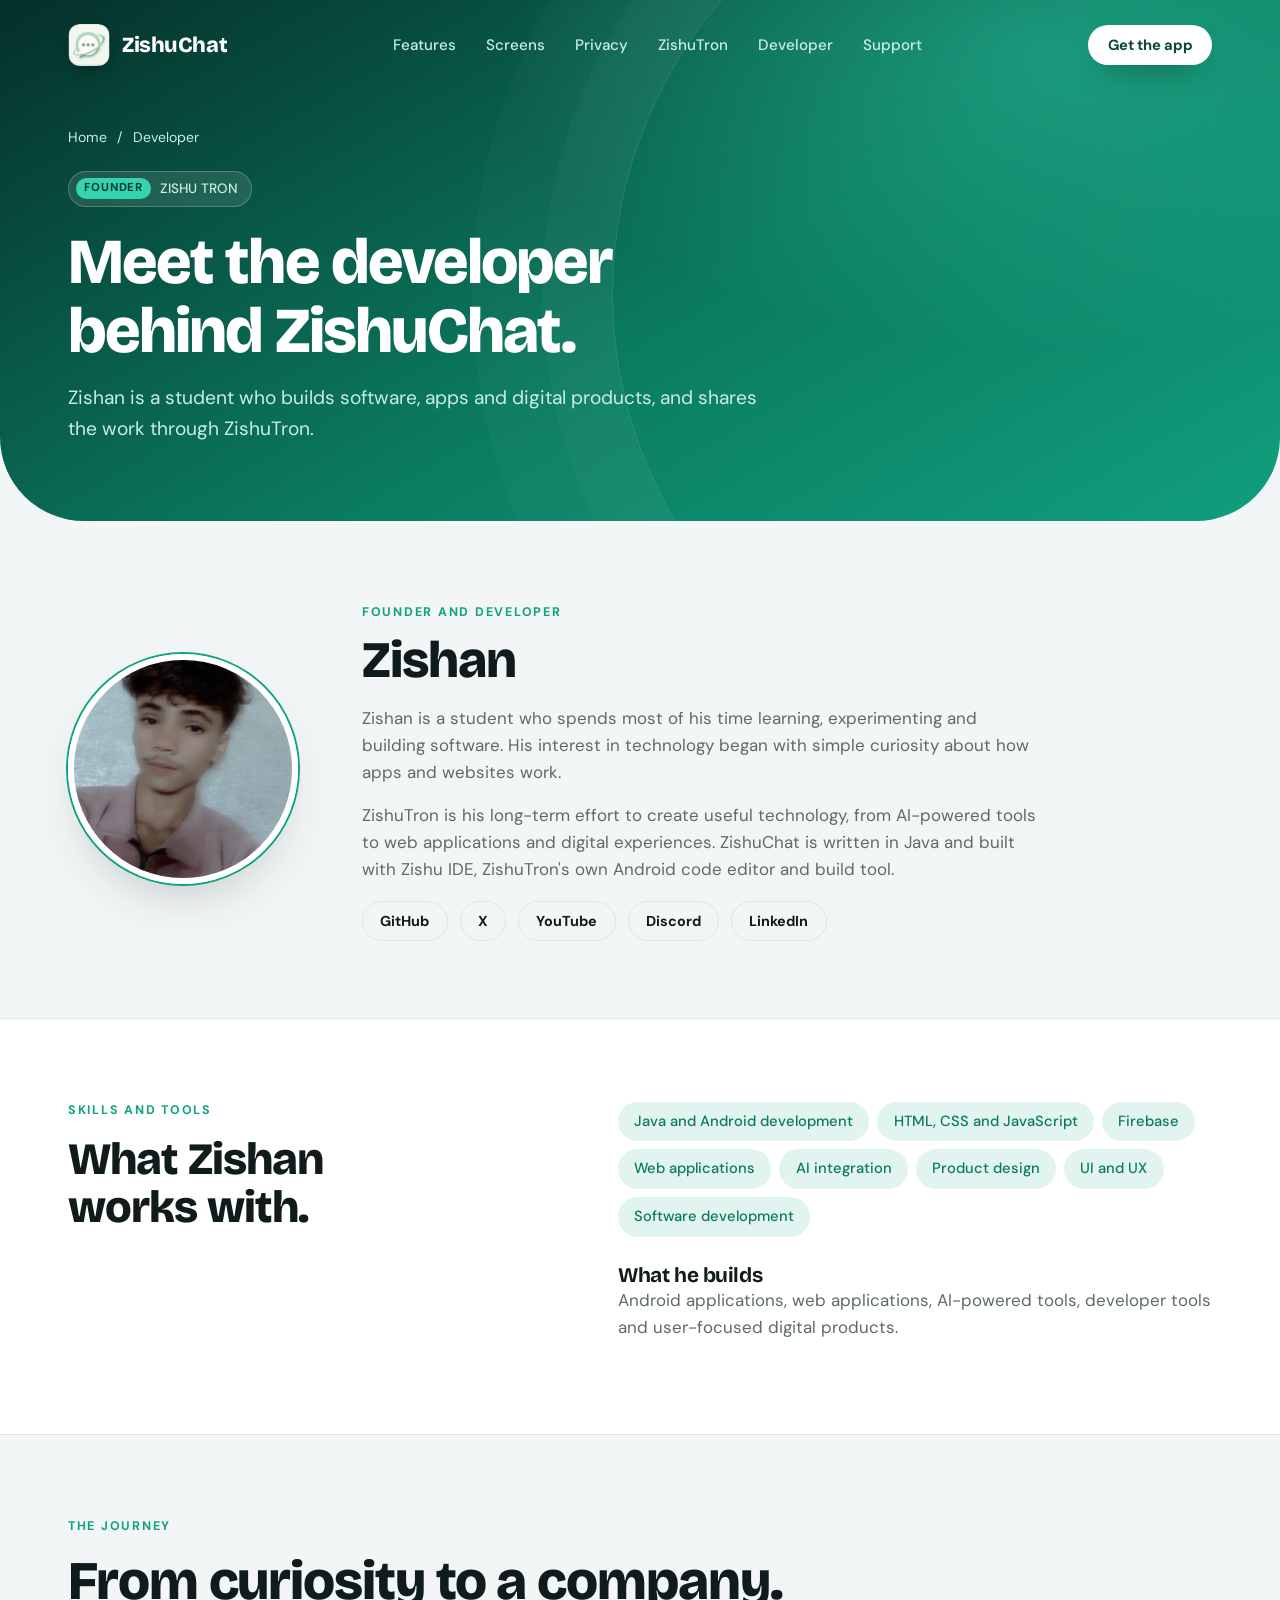
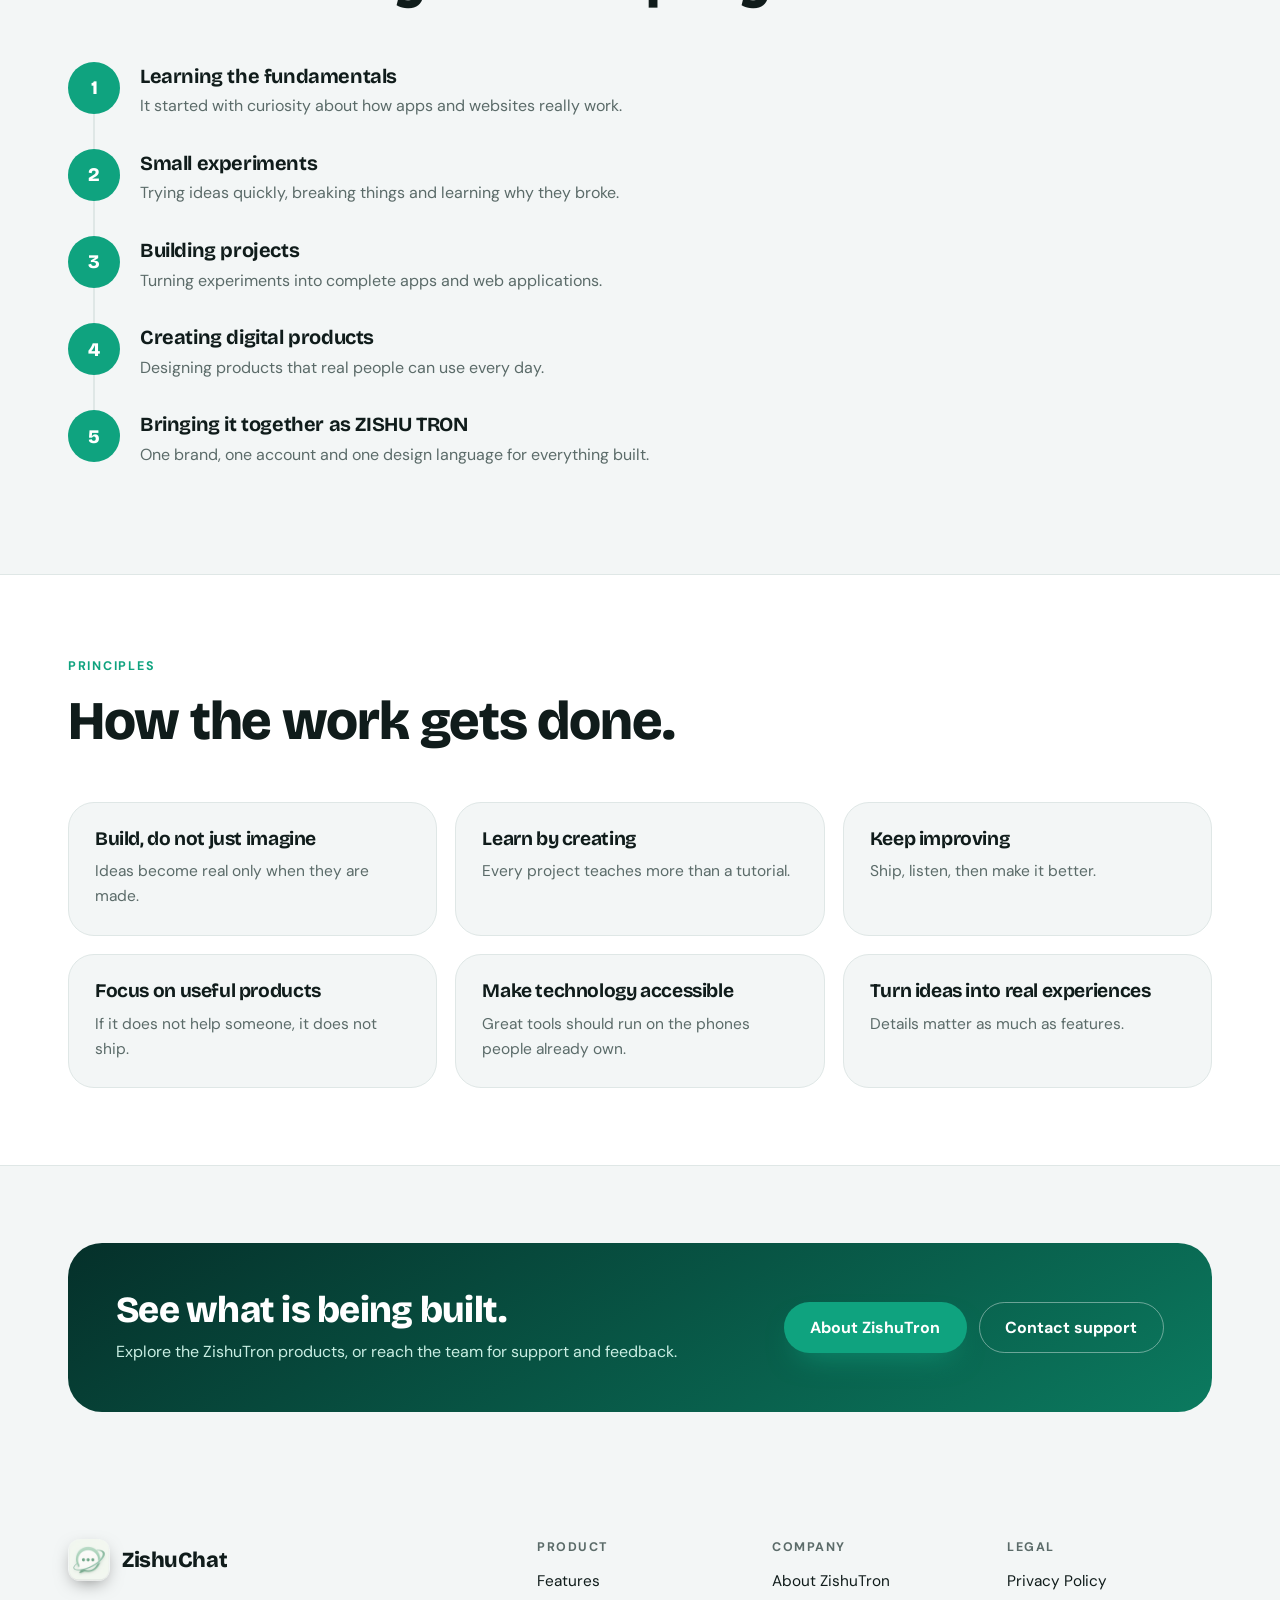
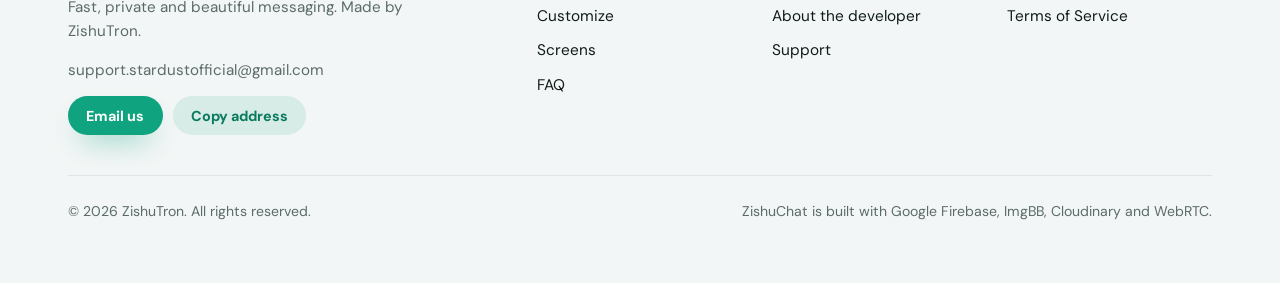
<file: developer.html>
<!doctype html>
<html lang="en">
<head>
<meta charset="utf-8">
<meta name="viewport" content="width=device-width, initial-scale=1, viewport-fit=cover">
<meta name="theme-color" content="#0B7A5F">
<link rel="icon" type="image/png" href="assets/img/favicon.png">
<title>About the Developer · ZishuChat</title>
<meta name="description" content="Meet Zishan, founder and developer of ZishuTron, the independent technology brand behind ZishuChat.">
<link rel="preconnect" href="https://fonts.googleapis.com">
<link rel="preconnect" href="https://fonts.gstatic.com" crossorigin>
<link rel="stylesheet" href="https://fonts.googleapis.com/css2?family=Bricolage+Grotesque:opsz,wght@12..96,500;12..96,700;12..96,800&family=DM+Sans:ital,opsz,wght@0,9..40,400;0,9..40,500;0,9..40,700;1,9..40,400&display=swap">
<link rel="stylesheet" href="css/style.css">
</head>
<body>
<svg width="0" height="0" style="position:absolute" aria-hidden="true">
  <defs>
    <symbol id="i-phone" viewBox="0 0 24 24"><path d="M5 4h4l2 5-2.5 1.5a11 11 0 0 0 5 5L15 13l5 2v4a2 2 0 0 1-2 2A16 16 0 0 1 3 6a2 2 0 0 1 2-2z"/></symbol>
    <symbol id="i-video" viewBox="0 0 24 24"><rect x="3" y="6" width="13" height="12" rx="3"/><path d="m16 10 5-3v10l-5-3"/></symbol>
    <symbol id="i-lock" viewBox="0 0 24 24"><rect x="5" y="11" width="14" height="10" rx="3"/><path d="M8 11V8a4 4 0 0 1 8 0v3"/></symbol>
    <symbol id="i-check" viewBox="0 0 24 24"><path d="m5 12.5 4.5 4.5L19 7.5"/></symbol>
    <symbol id="i-users" viewBox="0 0 24 24"><circle cx="9" cy="8" r="3.5"/><path d="M2.5 20a6.5 6.5 0 0 1 13 0"/><path d="M16 4.6a3.5 3.5 0 0 1 0 6.8M18 14.3a6.5 6.5 0 0 1 3.5 5.7"/></symbol>
    <symbol id="i-pin" viewBox="0 0 24 24"><path d="M12 21s7-6.2 7-11.5a7 7 0 0 0-14 0C5 14.8 12 21 12 21z"/><circle cx="12" cy="9.5" r="2.5"/></symbol>
    <symbol id="i-mic" viewBox="0 0 24 24"><rect x="9" y="3" width="6" height="12" rx="3"/><path d="M5 11a7 7 0 0 0 14 0M12 18v3"/></symbol>
    <symbol id="i-qr" viewBox="0 0 24 24"><rect x="3" y="3" width="7" height="7" rx="1.5"/><rect x="14" y="3" width="7" height="7" rx="1.5"/><rect x="3" y="14" width="7" height="7" rx="1.5"/><path d="M14 14h3v3h-3zM20 14v3M14 20h3M20 20h1"/></symbol>
    <symbol id="i-palette" viewBox="0 0 24 24"><path d="M12 3a9 9 0 1 0 0 18c1.4 0 2-1 1.6-2.1-.5-1.3.2-2.4 1.6-2.4H17a4 4 0 0 0 4-4c0-5-4-9.5-9-9.5z"/><circle cx="7.5" cy="11" r="1"/><circle cx="10" cy="7" r="1"/><circle cx="15" cy="7.5" r="1"/></symbol>
    <symbol id="i-eye-off" viewBox="0 0 24 24"><path d="M3 3l18 18M10.6 6.2A9.6 9.6 0 0 1 12 6c5 0 8.5 4 9.5 6a14 14 0 0 1-3 3.7M6.3 7.6A14 14 0 0 0 2.5 12C3.5 14 7 18 12 18c1.4 0 2.6-.3 3.7-.8"/><path d="M9.9 10a3 3 0 0 0 4.1 4.1"/></symbol>
    <symbol id="i-clock" viewBox="0 0 24 24"><circle cx="12" cy="12" r="9"/><path d="M12 7v5l3 2"/></symbol>
    <symbol id="i-ban" viewBox="0 0 24 24"><circle cx="12" cy="12" r="9"/><path d="m5.6 5.6 12.8 12.8"/></symbol>
    <symbol id="i-bell" viewBox="0 0 24 24"><path d="M6 17V11a6 6 0 0 1 12 0v6l1.5 2h-15z"/><path d="M10 21h4"/></symbol>
    <symbol id="i-trash" viewBox="0 0 24 24"><path d="M4 7h16M9 7V4h6v3M6 7l1 13h10l1-13"/></symbol>
    <symbol id="i-shield" viewBox="0 0 24 24"><path d="M12 3 4 6v6c0 4.5 3.2 7.8 8 9 4.8-1.2 8-4.5 8-9V6z"/><path d="m8.5 12 2.5 2.5 4.5-5"/></symbol>
    <symbol id="i-chip" viewBox="0 0 24 24"><rect x="6" y="6" width="12" height="12" rx="2"/><path d="M9 2v4M15 2v4M9 18v4M15 18v4M2 9h4M2 15h4M18 9h4M18 15h4"/></symbol>
    <symbol id="i-swap" viewBox="0 0 24 24"><path d="M7 4 3 8l4 4M3 8h14M17 20l4-4-4-4M21 16H7"/></symbol>
    <symbol id="i-down" viewBox="0 0 24 24"><path d="M12 4v11M7 11l5 5 5-5M5 20h14"/></symbol>
    <symbol id="i-send" viewBox="0 0 24 24"><path d="M4 12 20 4l-4 16-4-6z"/></symbol>
    <symbol id="i-bolt" viewBox="0 0 24 24"><path d="M13 3 5 14h6l-1 7 8-11h-6z"/></symbol>
    <symbol id="i-info" viewBox="0 0 24 24"><circle cx="12" cy="12" r="9"/><path d="M12 11v5M12 8h.01"/></symbol>
    <symbol id="i-mute" viewBox="0 0 24 24"><rect x="9" y="3" width="6" height="12" rx="3"/><path d="M5 11a7 7 0 0 0 12 5M3 3l18 18"/></symbol>
    <symbol id="i-speaker" viewBox="0 0 24 24"><path d="M4 9v6h4l5 4V5L8 9zM17 8a5 5 0 0 1 0 8"/></symbol>
    <symbol id="i-copy" viewBox="0 0 24 24"><rect x="9" y="9" width="11" height="11" rx="2.5"/><path d="M5 15V6a2 2 0 0 1 2-2h8"/></symbol>
    <symbol id="i-end" viewBox="0 0 24 24"><path d="M3 14c5-4 13-4 18 0l-2 3-4-1.5v-2.5a9 9 0 0 0-6 0v2.5L5 17z"/></symbol>
  </defs>
</svg>

<header class="hero sub">
  <div class="wrap">
    <nav class="nav" aria-label="Main">
      <a class="brand" href="index.html"><img src="assets/img/logo.png" alt="" width="42" height="42"><span>ZishuChat</span></a>
      <div class="nav-links" id="navLinks">
        <a href="index.html#features">Features</a>
        <a href="index.html#screens">Screens</a>
        <a href="index.html#privacy">Privacy</a>
        <a href="about-zishutron.html">ZishuTron</a>
        <a href="developer.html">Developer</a>
        <a href="support.html">Support</a>
      </div>
      <div class="nav-end">
        <a class="btn btn-white" href="index.html#download">Get the app</a>
        <button class="menu-btn" type="button" id="menuBtn" aria-label="Menu" aria-expanded="false" aria-controls="navLinks"><span></span><span></span><span></span></button>
      </div>
    </nav>
    <div class="sub-head">
      <nav class="crumbs" aria-label="Breadcrumb"><a href="index.html">Home</a><span>/</span><span aria-current="page">Developer</span></nav>
      <span class="pill"><b>Founder</b> ZISHU TRON</span>
      <h1>Meet the developer behind ZishuChat.</h1>
      <p class="lead">Zishan is a student who builds software, apps and digital products, and shares the work through ZishuTron.</p>
    </div>
  </div>
</header>

<main>
<section class="inner">
  <div class="wrap">
    <div class="dev">
      <img class="portrait" src="assets/img/zishan.webp" alt="Portrait of Zishan" width="480" height="480">
      <div class="rich">
        <span class="eyebrow">Founder and developer</span>
        <h2>Zishan</h2>
        <p>Zishan is a student who spends most of his time learning, experimenting and building software. His interest in technology began with simple curiosity about how apps and websites work.</p>
        <p>ZishuTron is his long-term effort to create useful technology, from AI-powered tools to web applications and digital experiences. ZishuChat is written in Java and built with Zishu IDE, ZishuTron's own Android code editor and build tool.</p>
        <div class="linkrow tight"><a class="btn btn-outline sm" href="https://github.com/zishutron" target="_blank" rel="noopener">GitHub</a><a class="btn btn-outline sm" href="https://x.com/zishanstardust" target="_blank" rel="noopener">X</a><a class="btn btn-outline sm" href="https://youtube.com/@zishutron" target="_blank" rel="noopener">YouTube</a><a class="btn btn-outline sm" href="https://discord.gg/Xhh5r2UM5C" target="_blank" rel="noopener">Discord</a><a class="btn btn-outline sm" href="https://www.linkedin.com/in/zishutron" target="_blank" rel="noopener">LinkedIn</a></div>
      </div>
    </div>
  </div>
</section>

<section class="inner alt">
  <div class="wrap">
    <div class="split">
      <div><span class="eyebrow">Skills and tools</span><h2>What Zishan works with.</h2></div>
      <div class="rich"><div class="pills big"><span>Java and Android development</span><span>HTML, CSS and JavaScript</span><span>Firebase</span><span>Web applications</span><span>AI integration</span><span>Product design</span><span>UI and UX</span><span>Software development</span></div>
        <h3 class="mt">What he builds</h3>
        <p>Android applications, web applications, AI-powered tools, developer tools and user-focused digital products.</p></div>
    </div>
  </div>
</section>

<section class="inner">
  <div class="wrap">
    <div class="sec-head"><span class="eyebrow">The journey</span><h2>From curiosity to a company.</h2></div>
    <ol class="steps"><li><span class="n">1</span><div><h3>Learning the fundamentals</h3><p>It started with curiosity about how apps and websites really work.</p></div></li><li><span class="n">2</span><div><h3>Small experiments</h3><p>Trying ideas quickly, breaking things and learning why they broke.</p></div></li><li><span class="n">3</span><div><h3>Building projects</h3><p>Turning experiments into complete apps and web applications.</p></div></li><li><span class="n">4</span><div><h3>Creating digital products</h3><p>Designing products that real people can use every day.</p></div></li><li><span class="n">5</span><div><h3>Bringing it together as ZISHU TRON</h3><p>One brand, one account and one design language for everything built.</p></div></li></ol>
  </div>
</section>

<section class="inner alt">
  <div class="wrap">
    <div class="sec-head"><span class="eyebrow">Principles</span><h2>How the work gets done.</h2></div>
    <div class="values"><article class="vcard"><h3>Build, do not just imagine</h3><p>Ideas become real only when they are made.</p></article><article class="vcard"><h3>Learn by creating</h3><p>Every project teaches more than a tutorial.</p></article><article class="vcard"><h3>Keep improving</h3><p>Ship, listen, then make it better.</p></article><article class="vcard"><h3>Focus on useful products</h3><p>If it does not help someone, it does not ship.</p></article><article class="vcard"><h3>Make technology accessible</h3><p>Great tools should run on the phones people already own.</p></article><article class="vcard"><h3>Turn ideas into real experiences</h3><p>Details matter as much as features.</p></article></div>
  </div>
</section>

<section class="inner">
  <div class="wrap">
    <div class="cta-band">
      <div><h2>See what is being built.</h2><p>Explore the ZishuTron products, or reach the team for support and feedback.</p></div>
      <div class="linkrow tight"><a class="btn btn-brand" href="about-zishutron.html">About ZishuTron</a><a class="btn btn-outline" href="support.html">Contact support</a></div>
    </div>
  </div>
</section>
</main>

<footer>
  <div class="wrap">
    <div class="foot">
      <div>
        <a class="brand" href="index.html"><img src="assets/img/logo.png" alt="" width="42" height="42"><span>ZishuChat</span></a>
        <p>Fast, private and beautiful messaging. Made by ZishuTron.</p>
        <p class="mailtxt">support.stardustofficial@gmail.com</p>
        <div class="mailrow ">
        <a class="btn btn-brand sm" href="mailto:support.stardustofficial@gmail.com?subject=ZishuChat%20support">Email us</a>
        <button class="btn btn-soft sm" type="button" data-copy="support.stardustofficial@gmail.com">Copy address</button>
      </div>
      </div>
      <div>
        <h4>Product</h4>
        <ul>
          <li><a href="index.html#features">Features</a></li>
          <li><a href="index.html#customize">Customize</a></li>
          <li><a href="index.html#screens">Screens</a></li>
          <li><a href="index.html#faq">FAQ</a></li>
        </ul>
      </div>
      <div>
        <h4>Company</h4>
        <ul>
          <li><a href="about-zishutron.html">About ZishuTron</a></li>
          <li><a href="developer.html">About the developer</a></li>
          <li><a href="support.html">Support</a></li>
        </ul>
      </div>
      <div>
        <h4>Legal</h4>
        <ul>
          <li><a href="privacy.html">Privacy Policy</a></li>
          <li><a href="terms.html">Terms of Service</a></li>
        </ul>
      </div>
    </div>
    <div class="legalline"><span>© 2026 ZishuTron. All rights reserved.</span><span>ZishuChat is built with Google Firebase, ImgBB, Cloudinary and WebRTC.</span></div>
  </div>
</footer>

<script src="js/main.js"></script>
</body>
</html>
</file>
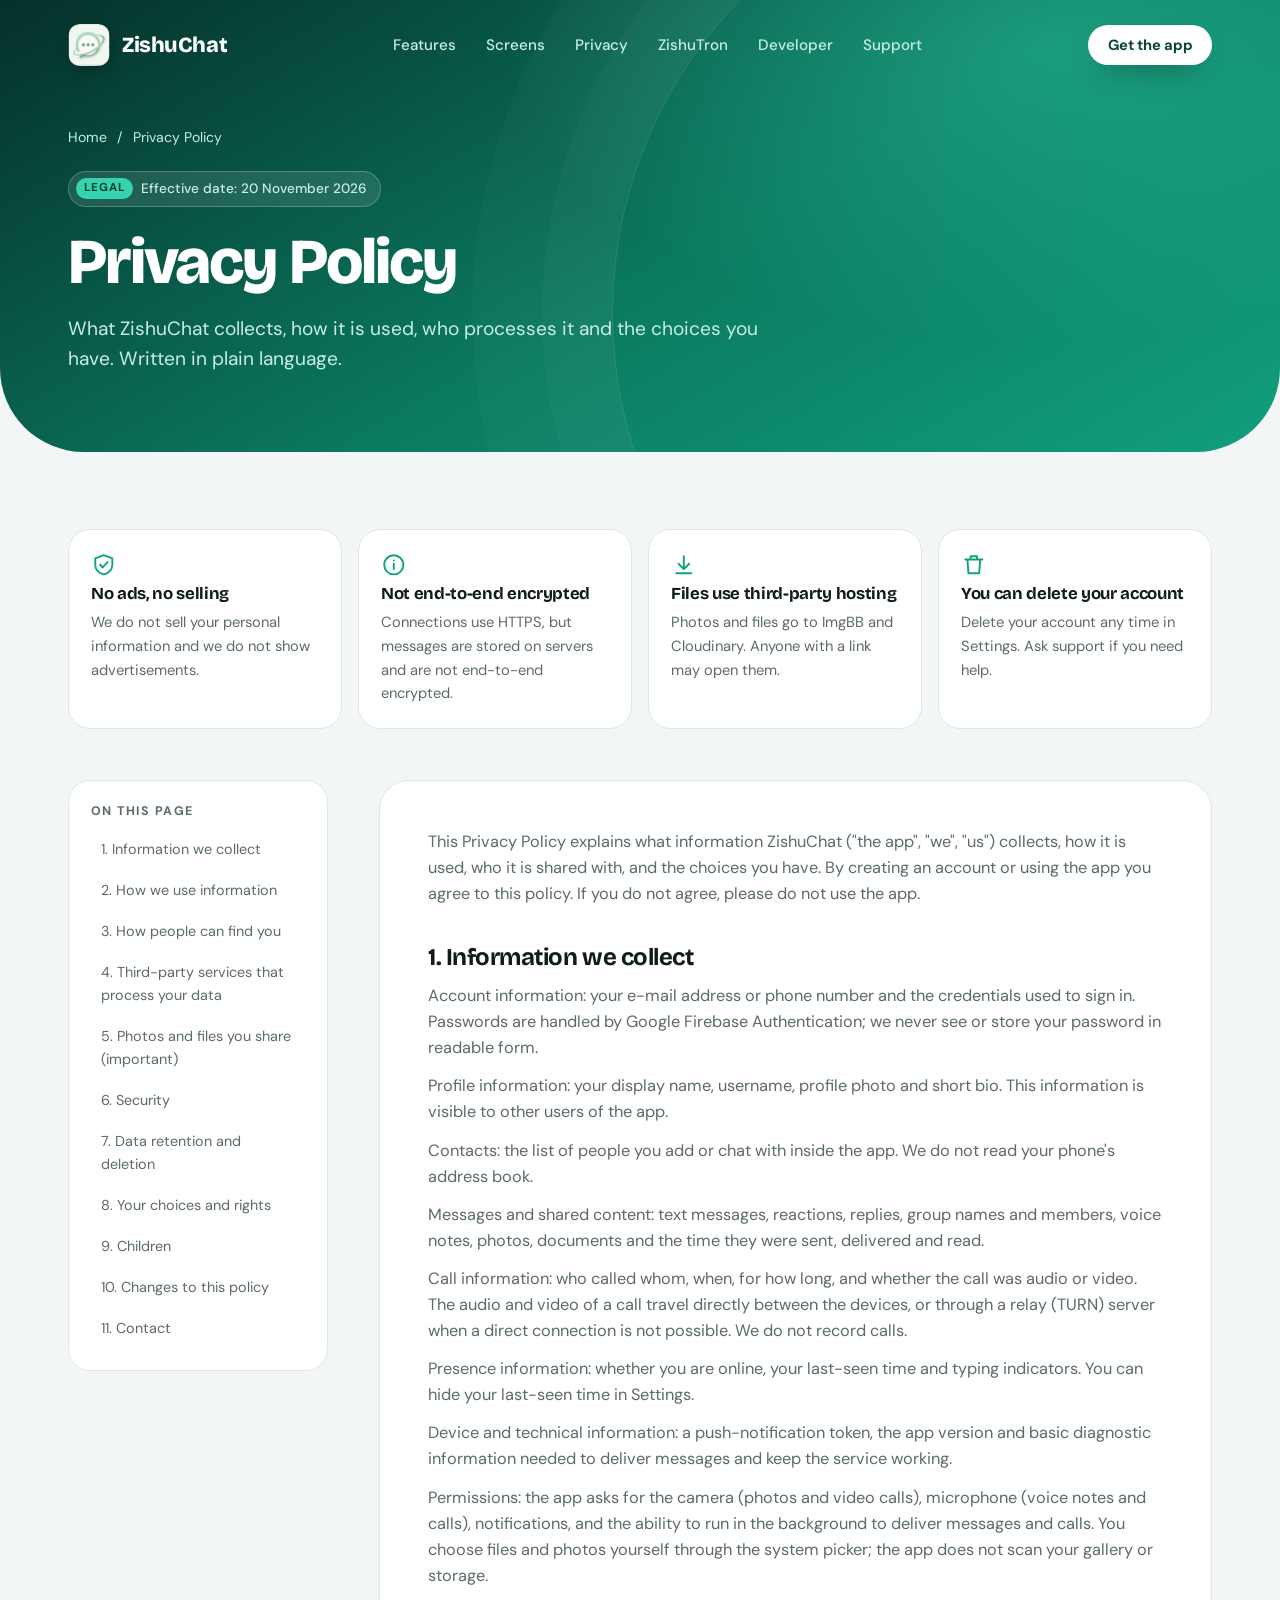
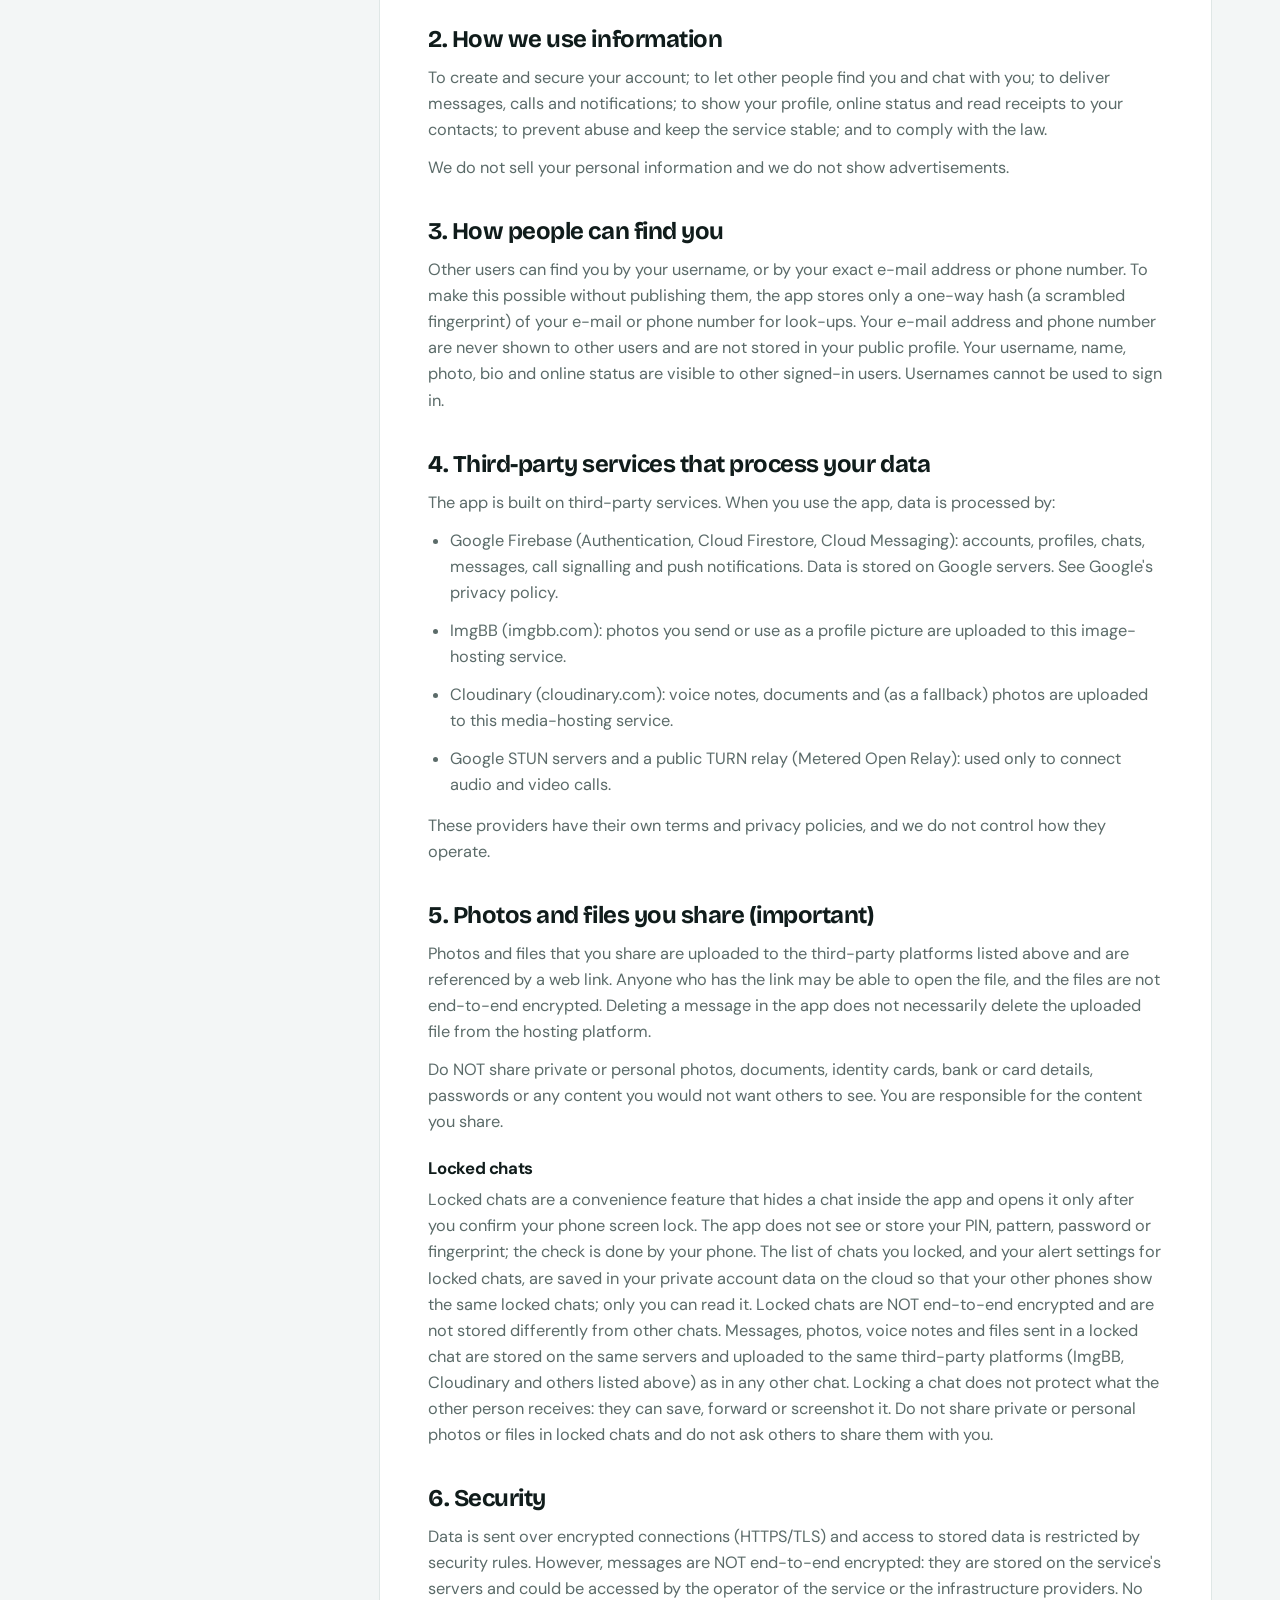
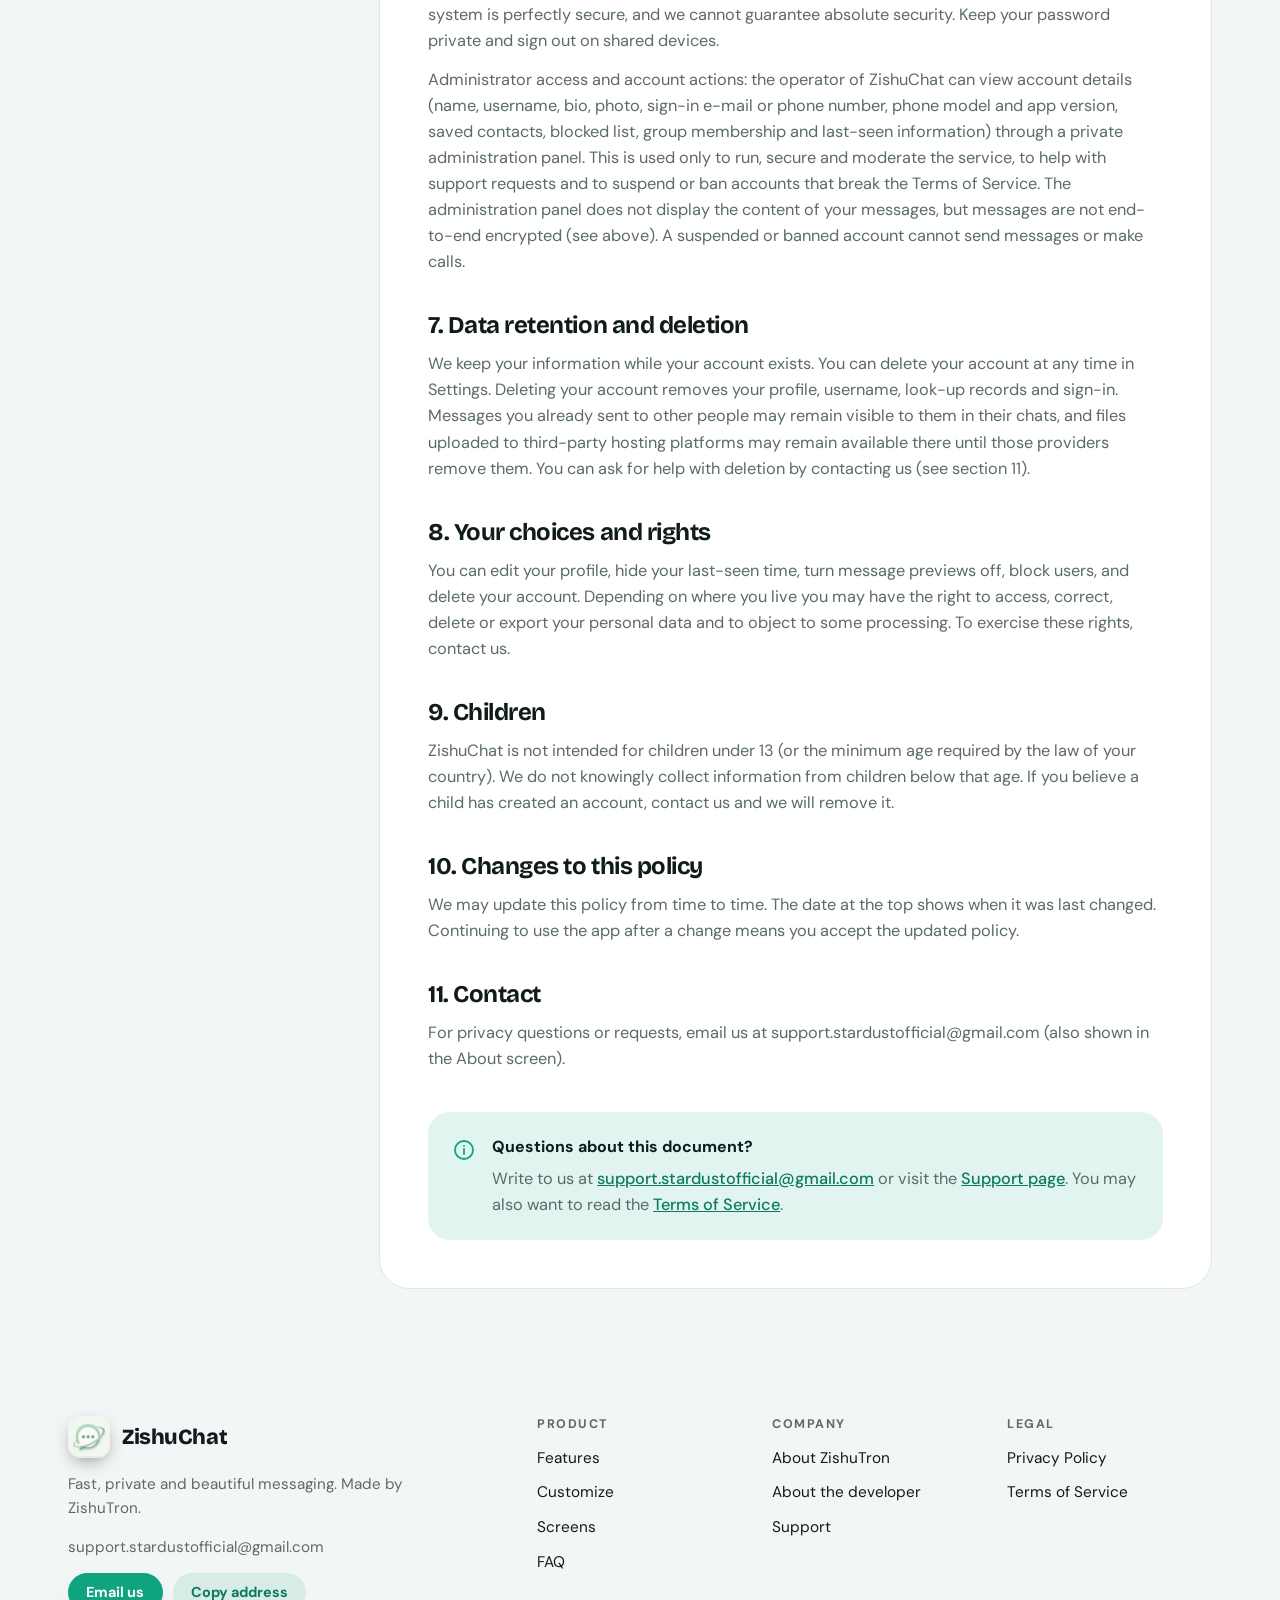
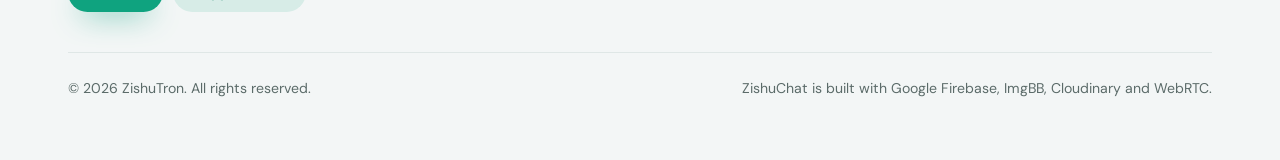
<file: privacy.html>
<!doctype html>
<html lang="en">
<head>
<meta charset="utf-8">
<meta name="viewport" content="width=device-width, initial-scale=1, viewport-fit=cover">
<meta name="theme-color" content="#0B7A5F">
<link rel="icon" type="image/png" href="assets/img/favicon.png">
<title>Privacy Policy · ZishuChat</title>
<meta name="description" content="What ZishuChat collects, how it is used, who processes it and the choices you have. Written in plain language.">
<link rel="preconnect" href="https://fonts.googleapis.com">
<link rel="preconnect" href="https://fonts.gstatic.com" crossorigin>
<link rel="stylesheet" href="https://fonts.googleapis.com/css2?family=Bricolage+Grotesque:opsz,wght@12..96,500;12..96,700;12..96,800&family=DM+Sans:ital,opsz,wght@0,9..40,400;0,9..40,500;0,9..40,700;1,9..40,400&display=swap">
<link rel="stylesheet" href="css/style.css">
</head>
<body>
<svg width="0" height="0" style="position:absolute" aria-hidden="true">
  <defs>
    <symbol id="i-phone" viewBox="0 0 24 24"><path d="M5 4h4l2 5-2.5 1.5a11 11 0 0 0 5 5L15 13l5 2v4a2 2 0 0 1-2 2A16 16 0 0 1 3 6a2 2 0 0 1 2-2z"/></symbol>
    <symbol id="i-video" viewBox="0 0 24 24"><rect x="3" y="6" width="13" height="12" rx="3"/><path d="m16 10 5-3v10l-5-3"/></symbol>
    <symbol id="i-lock" viewBox="0 0 24 24"><rect x="5" y="11" width="14" height="10" rx="3"/><path d="M8 11V8a4 4 0 0 1 8 0v3"/></symbol>
    <symbol id="i-check" viewBox="0 0 24 24"><path d="m5 12.5 4.5 4.5L19 7.5"/></symbol>
    <symbol id="i-users" viewBox="0 0 24 24"><circle cx="9" cy="8" r="3.5"/><path d="M2.5 20a6.5 6.5 0 0 1 13 0"/><path d="M16 4.6a3.5 3.5 0 0 1 0 6.8M18 14.3a6.5 6.5 0 0 1 3.5 5.7"/></symbol>
    <symbol id="i-pin" viewBox="0 0 24 24"><path d="M12 21s7-6.2 7-11.5a7 7 0 0 0-14 0C5 14.8 12 21 12 21z"/><circle cx="12" cy="9.5" r="2.5"/></symbol>
    <symbol id="i-mic" viewBox="0 0 24 24"><rect x="9" y="3" width="6" height="12" rx="3"/><path d="M5 11a7 7 0 0 0 14 0M12 18v3"/></symbol>
    <symbol id="i-qr" viewBox="0 0 24 24"><rect x="3" y="3" width="7" height="7" rx="1.5"/><rect x="14" y="3" width="7" height="7" rx="1.5"/><rect x="3" y="14" width="7" height="7" rx="1.5"/><path d="M14 14h3v3h-3zM20 14v3M14 20h3M20 20h1"/></symbol>
    <symbol id="i-palette" viewBox="0 0 24 24"><path d="M12 3a9 9 0 1 0 0 18c1.4 0 2-1 1.6-2.1-.5-1.3.2-2.4 1.6-2.4H17a4 4 0 0 0 4-4c0-5-4-9.5-9-9.5z"/><circle cx="7.5" cy="11" r="1"/><circle cx="10" cy="7" r="1"/><circle cx="15" cy="7.5" r="1"/></symbol>
    <symbol id="i-eye-off" viewBox="0 0 24 24"><path d="M3 3l18 18M10.6 6.2A9.6 9.6 0 0 1 12 6c5 0 8.5 4 9.5 6a14 14 0 0 1-3 3.7M6.3 7.6A14 14 0 0 0 2.5 12C3.5 14 7 18 12 18c1.4 0 2.6-.3 3.7-.8"/><path d="M9.9 10a3 3 0 0 0 4.1 4.1"/></symbol>
    <symbol id="i-clock" viewBox="0 0 24 24"><circle cx="12" cy="12" r="9"/><path d="M12 7v5l3 2"/></symbol>
    <symbol id="i-ban" viewBox="0 0 24 24"><circle cx="12" cy="12" r="9"/><path d="m5.6 5.6 12.8 12.8"/></symbol>
    <symbol id="i-bell" viewBox="0 0 24 24"><path d="M6 17V11a6 6 0 0 1 12 0v6l1.5 2h-15z"/><path d="M10 21h4"/></symbol>
    <symbol id="i-trash" viewBox="0 0 24 24"><path d="M4 7h16M9 7V4h6v3M6 7l1 13h10l1-13"/></symbol>
    <symbol id="i-shield" viewBox="0 0 24 24"><path d="M12 3 4 6v6c0 4.5 3.2 7.8 8 9 4.8-1.2 8-4.5 8-9V6z"/><path d="m8.5 12 2.5 2.5 4.5-5"/></symbol>
    <symbol id="i-chip" viewBox="0 0 24 24"><rect x="6" y="6" width="12" height="12" rx="2"/><path d="M9 2v4M15 2v4M9 18v4M15 18v4M2 9h4M2 15h4M18 9h4M18 15h4"/></symbol>
    <symbol id="i-swap" viewBox="0 0 24 24"><path d="M7 4 3 8l4 4M3 8h14M17 20l4-4-4-4M21 16H7"/></symbol>
    <symbol id="i-down" viewBox="0 0 24 24"><path d="M12 4v11M7 11l5 5 5-5M5 20h14"/></symbol>
    <symbol id="i-send" viewBox="0 0 24 24"><path d="M4 12 20 4l-4 16-4-6z"/></symbol>
    <symbol id="i-bolt" viewBox="0 0 24 24"><path d="M13 3 5 14h6l-1 7 8-11h-6z"/></symbol>
    <symbol id="i-info" viewBox="0 0 24 24"><circle cx="12" cy="12" r="9"/><path d="M12 11v5M12 8h.01"/></symbol>
    <symbol id="i-mute" viewBox="0 0 24 24"><rect x="9" y="3" width="6" height="12" rx="3"/><path d="M5 11a7 7 0 0 0 12 5M3 3l18 18"/></symbol>
    <symbol id="i-speaker" viewBox="0 0 24 24"><path d="M4 9v6h4l5 4V5L8 9zM17 8a5 5 0 0 1 0 8"/></symbol>
    <symbol id="i-copy" viewBox="0 0 24 24"><rect x="9" y="9" width="11" height="11" rx="2.5"/><path d="M5 15V6a2 2 0 0 1 2-2h8"/></symbol>
    <symbol id="i-end" viewBox="0 0 24 24"><path d="M3 14c5-4 13-4 18 0l-2 3-4-1.5v-2.5a9 9 0 0 0-6 0v2.5L5 17z"/></symbol>
  </defs>
</svg>

<header class="hero sub">
  <div class="wrap">
    <nav class="nav" aria-label="Main">
      <a class="brand" href="index.html"><img src="assets/img/logo.png" alt="" width="42" height="42"><span>ZishuChat</span></a>
      <div class="nav-links" id="navLinks">
        <a href="index.html#features">Features</a>
        <a href="index.html#screens">Screens</a>
        <a href="index.html#privacy">Privacy</a>
        <a href="about-zishutron.html">ZishuTron</a>
        <a href="developer.html">Developer</a>
        <a href="support.html">Support</a>
      </div>
      <div class="nav-end">
        <a class="btn btn-white" href="index.html#download">Get the app</a>
        <button class="menu-btn" type="button" id="menuBtn" aria-label="Menu" aria-expanded="false" aria-controls="navLinks"><span></span><span></span><span></span></button>
      </div>
    </nav>
    <div class="sub-head">
      <nav class="crumbs" aria-label="Breadcrumb"><a href="index.html">Home</a><span>/</span><span aria-current="page">Privacy Policy</span></nav>
      <span class="pill"><b>Legal</b> Effective date: 20 November 2026</span>
      <h1>Privacy Policy</h1>
      <p class="lead">What ZishuChat collects, how it is used, who processes it and the choices you have. Written in plain language.</p>
    </div>
  </div>
</header>

<main>
<section class="inner">
  <div class="wrap">
    <div class="glance"><div class="gcard"><svg class="ico"><use href="#i-shield"/></svg><h3>No ads, no selling</h3><p>We do not sell your personal information and we do not show advertisements.</p></div><div class="gcard"><svg class="ico"><use href="#i-info"/></svg><h3>Not end-to-end encrypted</h3><p>Connections use HTTPS, but messages are stored on servers and are not end-to-end encrypted.</p></div><div class="gcard"><svg class="ico"><use href="#i-down"/></svg><h3>Files use third-party hosting</h3><p>Photos and files go to ImgBB and Cloudinary. Anyone with a link may open them.</p></div><div class="gcard"><svg class="ico"><use href="#i-trash"/></svg><h3>You can delete your account</h3><p>Delete your account any time in Settings. Ask support if you need help.</p></div></div>
    <div class="doc">
      <aside class="toc" aria-label="On this page">
        <h4>On this page</h4>
        <ol><li><a href="#s1">1. Information we collect</a></li><li><a href="#s2">2. How we use information</a></li><li><a href="#s3">3. How people can find you</a></li><li><a href="#s4">4. Third-party services that process your data</a></li><li><a href="#s5">5. Photos and files you share (important)</a></li><li><a href="#s6">6. Security</a></li><li><a href="#s7">7. Data retention and deletion</a></li><li><a href="#s8">8. Your choices and rights</a></li><li><a href="#s9">9. Children</a></li><li><a href="#s10">10. Changes to this policy</a></li><li><a href="#s11">11. Contact</a></li></ol>
      </aside>
      <article class="prose">
<p>This Privacy Policy explains what information ZishuChat (&quot;the app&quot;, &quot;we&quot;, &quot;us&quot;) collects, how it is used, who it is shared with, and the choices you have. By creating an account or using the app you agree to this policy. If you do not agree, please do not use the app.</p>
<h3 id="s1">1. Information we collect</h3>
<p>Account information: your e-mail address or phone number and the credentials used to sign in. Passwords are handled by Google Firebase Authentication; we never see or store your password in readable form.</p>
<p>Profile information: your display name, username, profile photo and short bio. This information is visible to other users of the app.</p>
<p>Contacts: the list of people you add or chat with inside the app. We do not read your phone&#x27;s address book.</p>
<p>Messages and shared content: text messages, reactions, replies, group names and members, voice notes, photos, documents and the time they were sent, delivered and read.</p>
<p>Call information: who called whom, when, for how long, and whether the call was audio or video. The audio and video of a call travel directly between the devices, or through a relay (TURN) server when a direct connection is not possible. We do not record calls.</p>
<p>Presence information: whether you are online, your last-seen time and typing indicators. You can hide your last-seen time in Settings.</p>
<p>Device and technical information: a push-notification token, the app version and basic diagnostic information needed to deliver messages and keep the service working.</p>
<p>Permissions: the app asks for the camera (photos and video calls), microphone (voice notes and calls), notifications, and the ability to run in the background to deliver messages and calls. You choose files and photos yourself through the system picker; the app does not scan your gallery or storage.</p>
<h3 id="s2">2. How we use information</h3>
<p>To create and secure your account; to let other people find you and chat with you; to deliver messages, calls and notifications; to show your profile, online status and read receipts to your contacts; to prevent abuse and keep the service stable; and to comply with the law.</p>
<p>We do not sell your personal information and we do not show advertisements.</p>
<h3 id="s3">3. How people can find you</h3>
<p>Other users can find you by your username, or by your exact e-mail address or phone number. To make this possible without publishing them, the app stores only a one-way hash (a scrambled fingerprint) of your e-mail or phone number for look-ups. Your e-mail address and phone number are never shown to other users and are not stored in your public profile. Your username, name, photo, bio and online status are visible to other signed-in users. Usernames cannot be used to sign in.</p>
<h3 id="s4">4. Third-party services that process your data</h3>
<p>The app is built on third-party services. When you use the app, data is processed by:</p>
<ul><li>Google Firebase (Authentication, Cloud Firestore, Cloud Messaging): accounts, profiles, chats, messages, call signalling and push notifications. Data is stored on Google servers. See Google&#x27;s privacy policy.</li>
<li>ImgBB (imgbb.com): photos you send or use as a profile picture are uploaded to this image-hosting service.</li>
<li>Cloudinary (cloudinary.com): voice notes, documents and (as a fallback) photos are uploaded to this media-hosting service.</li>
<li>Google STUN servers and a public TURN relay (Metered Open Relay): used only to connect audio and video calls.</li>
</ul><p>These providers have their own terms and privacy policies, and we do not control how they operate.</p>
<h3 id="s5">5. Photos and files you share (important)</h3>
<p>Photos and files that you share are uploaded to the third-party platforms listed above and are referenced by a web link. Anyone who has the link may be able to open the file, and the files are not end-to-end encrypted. Deleting a message in the app does not necessarily delete the uploaded file from the hosting platform.</p>
<p>Do NOT share private or personal photos, documents, identity cards, bank or card details, passwords or any content you would not want others to see. You are responsible for the content you share.</p>
<h4>Locked chats</h4>
<p>Locked chats are a convenience feature that hides a chat inside the app and opens it only after you confirm your phone screen lock. The app does not see or store your PIN, pattern, password or fingerprint; the check is done by your phone. The list of chats you locked, and your alert settings for locked chats, are saved in your private account data on the cloud so that your other phones show the same locked chats; only you can read it. Locked chats are NOT end-to-end encrypted and are not stored differently from other chats. Messages, photos, voice notes and files sent in a locked chat are stored on the same servers and uploaded to the same third-party platforms (ImgBB, Cloudinary and others listed above) as in any other chat. Locking a chat does not protect what the other person receives: they can save, forward or screenshot it. Do not share private or personal photos or files in locked chats and do not ask others to share them with you.</p>
<h3 id="s6">6. Security</h3>
<p>Data is sent over encrypted connections (HTTPS/TLS) and access to stored data is restricted by security rules. However, messages are NOT end-to-end encrypted: they are stored on the service&#x27;s servers and could be accessed by the operator of the service or the infrastructure providers. No system is perfectly secure, and we cannot guarantee absolute security. Keep your password private and sign out on shared devices.</p>
<p>Administrator access and account actions: the operator of ZishuChat can view account details (name, username, bio, photo, sign-in e-mail or phone number, phone model and app version, saved contacts, blocked list, group membership and last-seen information) through a private administration panel. This is used only to run, secure and moderate the service, to help with support requests and to suspend or ban accounts that break the Terms of Service. The administration panel does not display the content of your messages, but messages are not end-to-end encrypted (see above). A suspended or banned account cannot send messages or make calls.</p>
<h3 id="s7">7. Data retention and deletion</h3>
<p>We keep your information while your account exists. You can delete your account at any time in Settings. Deleting your account removes your profile, username, look-up records and sign-in. Messages you already sent to other people may remain visible to them in their chats, and files uploaded to third-party hosting platforms may remain available there until those providers remove them. You can ask for help with deletion by contacting us (see section 11).</p>
<h3 id="s8">8. Your choices and rights</h3>
<p>You can edit your profile, hide your last-seen time, turn message previews off, block users, and delete your account. Depending on where you live you may have the right to access, correct, delete or export your personal data and to object to some processing. To exercise these rights, contact us.</p>
<h3 id="s9">9. Children</h3>
<p>ZishuChat is not intended for children under 13 (or the minimum age required by the law of your country). We do not knowingly collect information from children below that age. If you believe a child has created an account, contact us and we will remove it.</p>
<h3 id="s10">10. Changes to this policy</h3>
<p>We may update this policy from time to time. The date at the top shows when it was last changed. Continuing to use the app after a change means you accept the updated policy.</p>
<h3 id="s11">11. Contact</h3>
<p>For privacy questions or requests, email us at support.stardustofficial@gmail.com (also shown in the About screen).</p>
        <div class="callout">
          <svg class="ico"><use href="#i-info"/></svg>
          <div><b>Questions about this document?</b><p>Write to us at <a href="mailto:support.stardustofficial@gmail.com">support.stardustofficial@gmail.com</a> or visit the <a href="support.html">Support page</a>. You may also want to read the <a href="terms.html">Terms of Service</a>.</p></div>
        </div>
      </article>
    </div>
  </div>
</section>
</main>

<footer>
  <div class="wrap">
    <div class="foot">
      <div>
        <a class="brand" href="index.html"><img src="assets/img/logo.png" alt="" width="42" height="42"><span>ZishuChat</span></a>
        <p>Fast, private and beautiful messaging. Made by ZishuTron.</p>
        <p class="mailtxt">support.stardustofficial@gmail.com</p>
        <div class="mailrow ">
        <a class="btn btn-brand sm" href="mailto:support.stardustofficial@gmail.com?subject=ZishuChat%20support">Email us</a>
        <button class="btn btn-soft sm" type="button" data-copy="support.stardustofficial@gmail.com">Copy address</button>
      </div>
      </div>
      <div>
        <h4>Product</h4>
        <ul>
          <li><a href="index.html#features">Features</a></li>
          <li><a href="index.html#customize">Customize</a></li>
          <li><a href="index.html#screens">Screens</a></li>
          <li><a href="index.html#faq">FAQ</a></li>
        </ul>
      </div>
      <div>
        <h4>Company</h4>
        <ul>
          <li><a href="about-zishutron.html">About ZishuTron</a></li>
          <li><a href="developer.html">About the developer</a></li>
          <li><a href="support.html">Support</a></li>
        </ul>
      </div>
      <div>
        <h4>Legal</h4>
        <ul>
          <li><a href="privacy.html">Privacy Policy</a></li>
          <li><a href="terms.html">Terms of Service</a></li>
        </ul>
      </div>
    </div>
    <div class="legalline"><span>© 2026 ZishuTron. All rights reserved.</span><span>ZishuChat is built with Google Firebase, ImgBB, Cloudinary and WebRTC.</span></div>
  </div>
</footer>

<script src="js/main.js"></script>
</body>
</html>
</file>
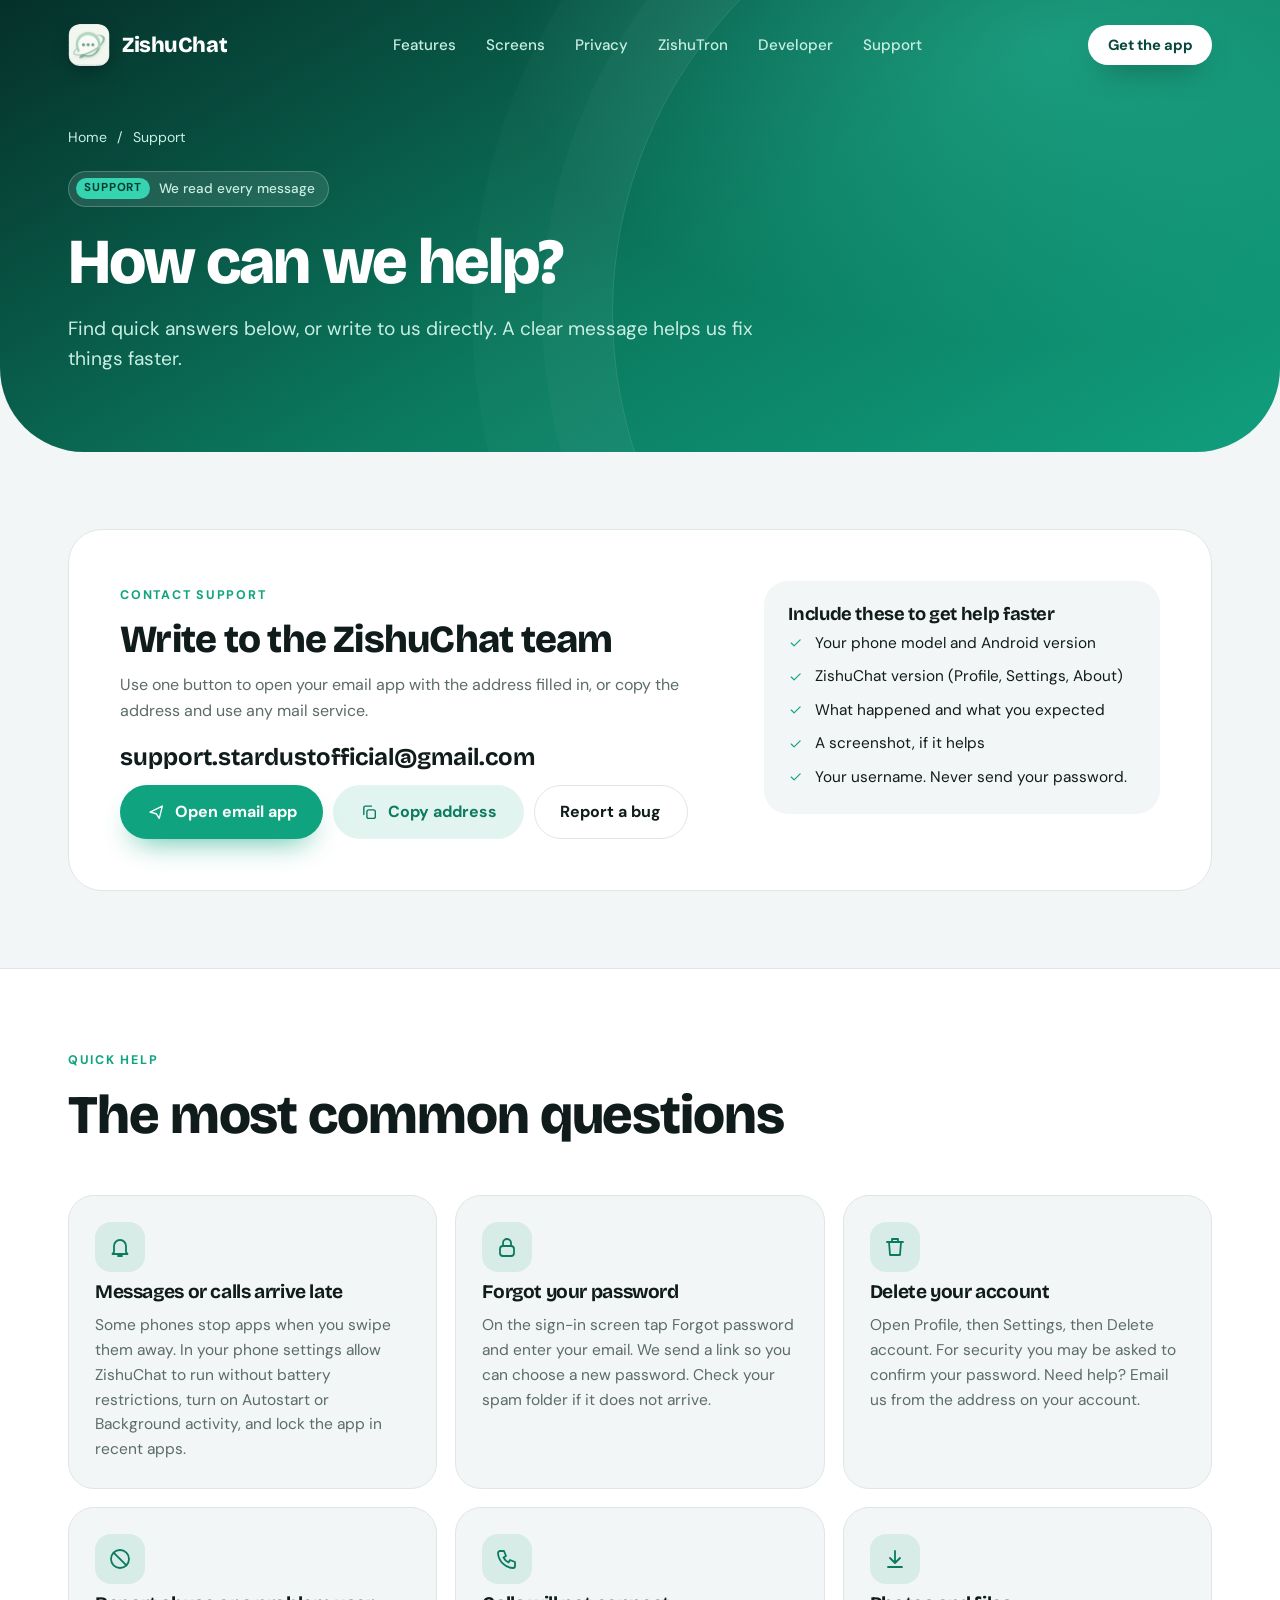
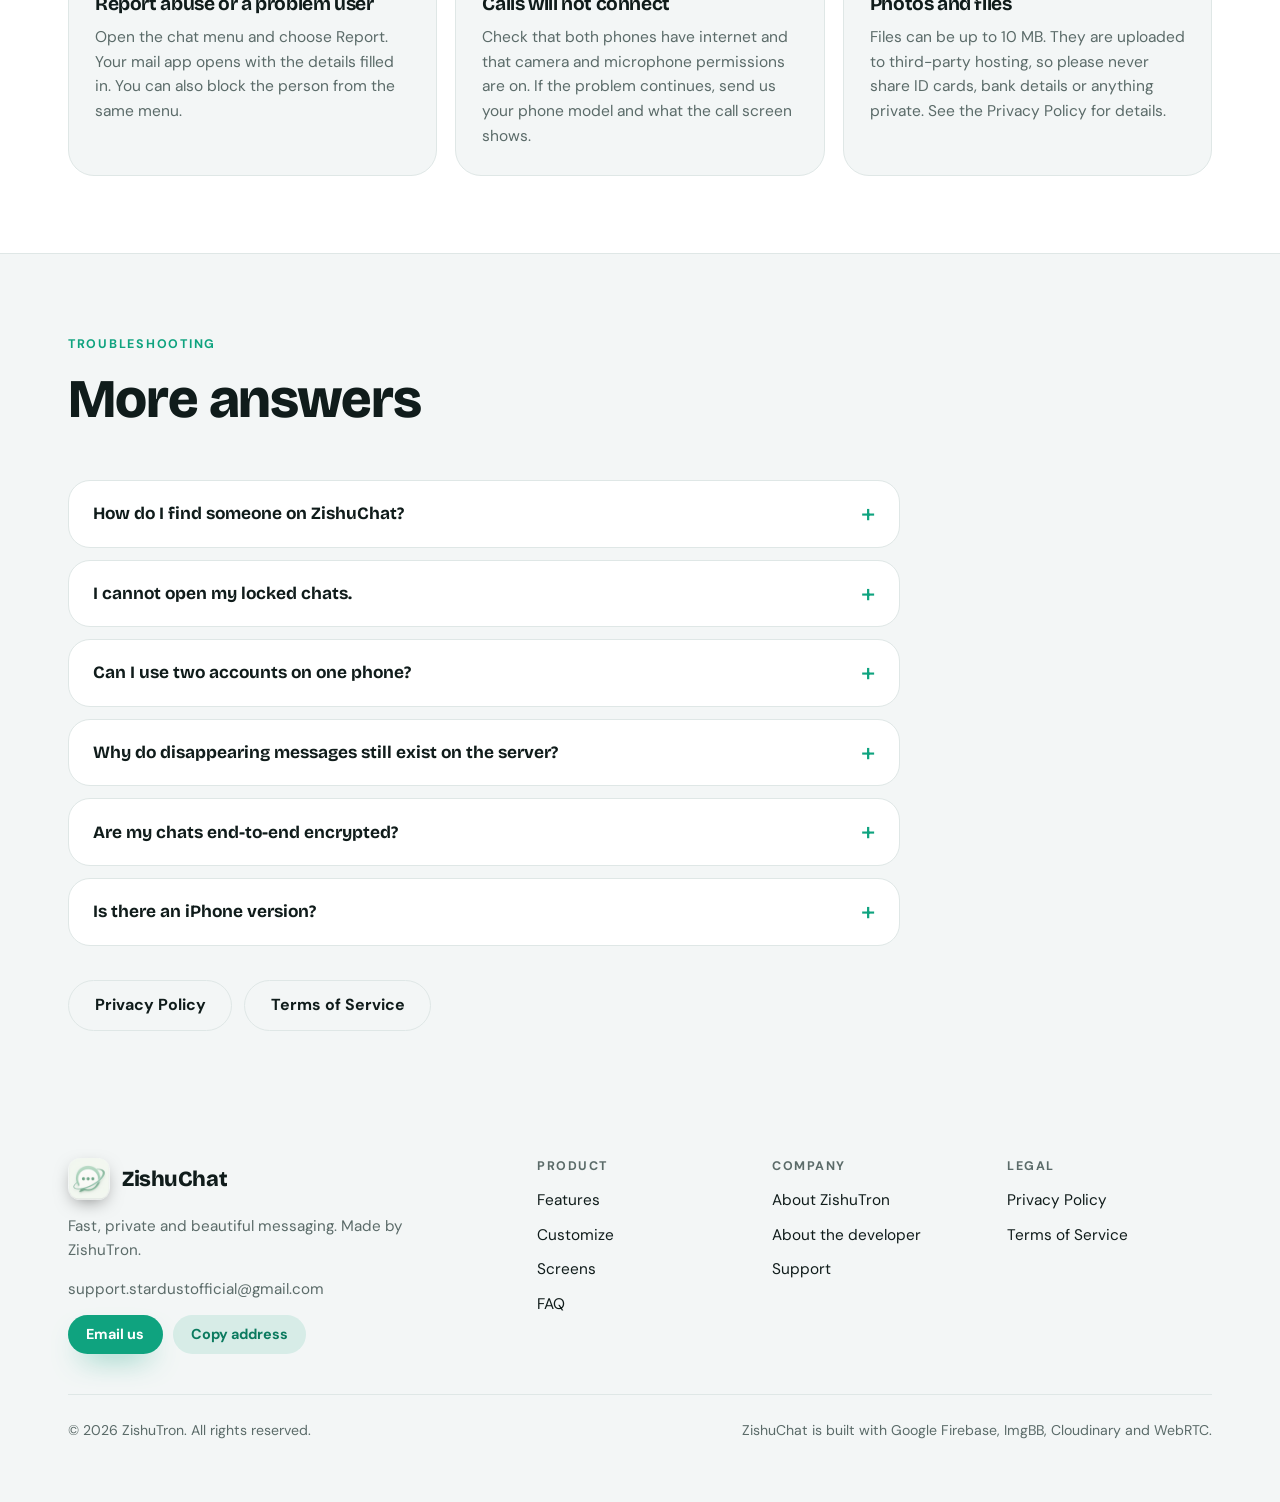
<file: support.html>
<!doctype html>
<html lang="en">
<head>
<meta charset="utf-8">
<meta name="viewport" content="width=device-width, initial-scale=1, viewport-fit=cover">
<meta name="theme-color" content="#0B7A5F">
<link rel="icon" type="image/png" href="assets/img/favicon.png">
<title>Support · ZishuChat</title>
<meta name="description" content="Get help with ZishuChat. Contact the team by email, find quick answers and learn how to report a problem.">
<link rel="preconnect" href="https://fonts.googleapis.com">
<link rel="preconnect" href="https://fonts.gstatic.com" crossorigin>
<link rel="stylesheet" href="https://fonts.googleapis.com/css2?family=Bricolage+Grotesque:opsz,wght@12..96,500;12..96,700;12..96,800&family=DM+Sans:ital,opsz,wght@0,9..40,400;0,9..40,500;0,9..40,700;1,9..40,400&display=swap">
<link rel="stylesheet" href="css/style.css">
</head>
<body>
<svg width="0" height="0" style="position:absolute" aria-hidden="true">
  <defs>
    <symbol id="i-phone" viewBox="0 0 24 24"><path d="M5 4h4l2 5-2.5 1.5a11 11 0 0 0 5 5L15 13l5 2v4a2 2 0 0 1-2 2A16 16 0 0 1 3 6a2 2 0 0 1 2-2z"/></symbol>
    <symbol id="i-video" viewBox="0 0 24 24"><rect x="3" y="6" width="13" height="12" rx="3"/><path d="m16 10 5-3v10l-5-3"/></symbol>
    <symbol id="i-lock" viewBox="0 0 24 24"><rect x="5" y="11" width="14" height="10" rx="3"/><path d="M8 11V8a4 4 0 0 1 8 0v3"/></symbol>
    <symbol id="i-check" viewBox="0 0 24 24"><path d="m5 12.5 4.5 4.5L19 7.5"/></symbol>
    <symbol id="i-users" viewBox="0 0 24 24"><circle cx="9" cy="8" r="3.5"/><path d="M2.5 20a6.5 6.5 0 0 1 13 0"/><path d="M16 4.6a3.5 3.5 0 0 1 0 6.8M18 14.3a6.5 6.5 0 0 1 3.5 5.7"/></symbol>
    <symbol id="i-pin" viewBox="0 0 24 24"><path d="M12 21s7-6.2 7-11.5a7 7 0 0 0-14 0C5 14.8 12 21 12 21z"/><circle cx="12" cy="9.5" r="2.5"/></symbol>
    <symbol id="i-mic" viewBox="0 0 24 24"><rect x="9" y="3" width="6" height="12" rx="3"/><path d="M5 11a7 7 0 0 0 14 0M12 18v3"/></symbol>
    <symbol id="i-qr" viewBox="0 0 24 24"><rect x="3" y="3" width="7" height="7" rx="1.5"/><rect x="14" y="3" width="7" height="7" rx="1.5"/><rect x="3" y="14" width="7" height="7" rx="1.5"/><path d="M14 14h3v3h-3zM20 14v3M14 20h3M20 20h1"/></symbol>
    <symbol id="i-palette" viewBox="0 0 24 24"><path d="M12 3a9 9 0 1 0 0 18c1.4 0 2-1 1.6-2.1-.5-1.3.2-2.4 1.6-2.4H17a4 4 0 0 0 4-4c0-5-4-9.5-9-9.5z"/><circle cx="7.5" cy="11" r="1"/><circle cx="10" cy="7" r="1"/><circle cx="15" cy="7.5" r="1"/></symbol>
    <symbol id="i-eye-off" viewBox="0 0 24 24"><path d="M3 3l18 18M10.6 6.2A9.6 9.6 0 0 1 12 6c5 0 8.5 4 9.5 6a14 14 0 0 1-3 3.7M6.3 7.6A14 14 0 0 0 2.5 12C3.5 14 7 18 12 18c1.4 0 2.6-.3 3.7-.8"/><path d="M9.9 10a3 3 0 0 0 4.1 4.1"/></symbol>
    <symbol id="i-clock" viewBox="0 0 24 24"><circle cx="12" cy="12" r="9"/><path d="M12 7v5l3 2"/></symbol>
    <symbol id="i-ban" viewBox="0 0 24 24"><circle cx="12" cy="12" r="9"/><path d="m5.6 5.6 12.8 12.8"/></symbol>
    <symbol id="i-bell" viewBox="0 0 24 24"><path d="M6 17V11a6 6 0 0 1 12 0v6l1.5 2h-15z"/><path d="M10 21h4"/></symbol>
    <symbol id="i-trash" viewBox="0 0 24 24"><path d="M4 7h16M9 7V4h6v3M6 7l1 13h10l1-13"/></symbol>
    <symbol id="i-shield" viewBox="0 0 24 24"><path d="M12 3 4 6v6c0 4.5 3.2 7.8 8 9 4.8-1.2 8-4.5 8-9V6z"/><path d="m8.5 12 2.5 2.5 4.5-5"/></symbol>
    <symbol id="i-chip" viewBox="0 0 24 24"><rect x="6" y="6" width="12" height="12" rx="2"/><path d="M9 2v4M15 2v4M9 18v4M15 18v4M2 9h4M2 15h4M18 9h4M18 15h4"/></symbol>
    <symbol id="i-swap" viewBox="0 0 24 24"><path d="M7 4 3 8l4 4M3 8h14M17 20l4-4-4-4M21 16H7"/></symbol>
    <symbol id="i-down" viewBox="0 0 24 24"><path d="M12 4v11M7 11l5 5 5-5M5 20h14"/></symbol>
    <symbol id="i-send" viewBox="0 0 24 24"><path d="M4 12 20 4l-4 16-4-6z"/></symbol>
    <symbol id="i-bolt" viewBox="0 0 24 24"><path d="M13 3 5 14h6l-1 7 8-11h-6z"/></symbol>
    <symbol id="i-info" viewBox="0 0 24 24"><circle cx="12" cy="12" r="9"/><path d="M12 11v5M12 8h.01"/></symbol>
    <symbol id="i-mute" viewBox="0 0 24 24"><rect x="9" y="3" width="6" height="12" rx="3"/><path d="M5 11a7 7 0 0 0 12 5M3 3l18 18"/></symbol>
    <symbol id="i-speaker" viewBox="0 0 24 24"><path d="M4 9v6h4l5 4V5L8 9zM17 8a5 5 0 0 1 0 8"/></symbol>
    <symbol id="i-copy" viewBox="0 0 24 24"><rect x="9" y="9" width="11" height="11" rx="2.5"/><path d="M5 15V6a2 2 0 0 1 2-2h8"/></symbol>
    <symbol id="i-end" viewBox="0 0 24 24"><path d="M3 14c5-4 13-4 18 0l-2 3-4-1.5v-2.5a9 9 0 0 0-6 0v2.5L5 17z"/></symbol>
  </defs>
</svg>

<header class="hero sub">
  <div class="wrap">
    <nav class="nav" aria-label="Main">
      <a class="brand" href="index.html"><img src="assets/img/logo.png" alt="" width="42" height="42"><span>ZishuChat</span></a>
      <div class="nav-links" id="navLinks">
        <a href="index.html#features">Features</a>
        <a href="index.html#screens">Screens</a>
        <a href="index.html#privacy">Privacy</a>
        <a href="about-zishutron.html">ZishuTron</a>
        <a href="developer.html">Developer</a>
        <a href="support.html">Support</a>
      </div>
      <div class="nav-end">
        <a class="btn btn-white" href="index.html#download">Get the app</a>
        <button class="menu-btn" type="button" id="menuBtn" aria-label="Menu" aria-expanded="false" aria-controls="navLinks"><span></span><span></span><span></span></button>
      </div>
    </nav>
    <div class="sub-head">
      <nav class="crumbs" aria-label="Breadcrumb"><a href="index.html">Home</a><span>/</span><span aria-current="page">Support</span></nav>
      <span class="pill"><b>Support</b> We read every message</span>
      <h1>How can we help?</h1>
      <p class="lead">Find quick answers below, or write to us directly. A clear message helps us fix things faster.</p>
    </div>
  </div>
</header>

<main>
<section class="inner">
  <div class="wrap">
    <div class="contact">
      <div>
        <span class="eyebrow">Contact support</span>
        <h2>Write to the ZishuChat team</h2>
        <p>Use one button to open your email app with the address filled in, or copy the address and use any mail service.</p>
        <p class="bigmail"><span id="mailText">support.stardustofficial@gmail.com</span></p>
        <div class="mailrow">
          <a class="btn btn-brand" href="mailto:support.stardustofficial@gmail.com?subject=ZishuChat%20support"><svg class="ico"><use href="#i-send"/></svg>Open email app</a>
          <button class="btn btn-soft" type="button" data-copy="support.stardustofficial@gmail.com"><svg class="ico"><use href="#i-copy"/></svg><span data-copy-label>Copy address</span></button>
          <a class="btn btn-outline" href="mailto:support.stardustofficial@gmail.com?subject=ZishuChat%20bug%20report&amp;body=Phone model:%0AAndroid version:%0AZishuChat version (Profile > Settings > About):%0AWhat happened:%0ASteps to repeat it:%0A">Report a bug</a>
        </div>
      </div>
      <div class="checklist">
        <h3>Include these to get help faster</h3>
        <ul class="ticks">
          <li><svg class="ico"><use href="#i-check"/></svg>Your phone model and Android version</li>
          <li><svg class="ico"><use href="#i-check"/></svg>ZishuChat version (Profile, Settings, About)</li>
          <li><svg class="ico"><use href="#i-check"/></svg>What happened and what you expected</li>
          <li><svg class="ico"><use href="#i-check"/></svg>A screenshot, if it helps</li>
          <li><svg class="ico"><use href="#i-check"/></svg>Your username. Never send your password.</li>
        </ul>
      </div>
    </div>
  </div>
</section>

<section class="inner alt">
  <div class="wrap">
    <div class="sec-head"><span class="eyebrow">Quick help</span><h2>The most common questions</h2></div>
    <div class="topics">
      <article class="tcard"><div class="ib"><svg class="ico"><use href="#i-bell"/></svg></div><h3>Messages or calls arrive late</h3><p>Some phones stop apps when you swipe them away. In your phone settings allow ZishuChat to run without battery restrictions, turn on Autostart or Background activity, and lock the app in recent apps.</p></article>
      <article class="tcard"><div class="ib"><svg class="ico"><use href="#i-lock"/></svg></div><h3>Forgot your password</h3><p>On the sign-in screen tap Forgot password and enter your email. We send a link so you can choose a new password. Check your spam folder if it does not arrive.</p></article>
      <article class="tcard"><div class="ib"><svg class="ico"><use href="#i-trash"/></svg></div><h3>Delete your account</h3><p>Open Profile, then Settings, then Delete account. For security you may be asked to confirm your password. Need help? Email us from the address on your account.</p></article>
      <article class="tcard"><div class="ib"><svg class="ico"><use href="#i-ban"/></svg></div><h3>Report abuse or a problem user</h3><p>Open the chat menu and choose Report. Your mail app opens with the details filled in. You can also block the person from the same menu.</p></article>
      <article class="tcard"><div class="ib"><svg class="ico"><use href="#i-phone"/></svg></div><h3>Calls will not connect</h3><p>Check that both phones have internet and that camera and microphone permissions are on. If the problem continues, send us your phone model and what the call screen shows.</p></article>
      <article class="tcard"><div class="ib"><svg class="ico"><use href="#i-down"/></svg></div><h3>Photos and files</h3><p>Files can be up to 10 MB. They are uploaded to third-party hosting, so please never share ID cards, bank details or anything private. See the Privacy Policy for details.</p></article>
    </div>
  </div>
</section>

<section class="inner">
  <div class="wrap">
    <div class="sec-head"><span class="eyebrow">Troubleshooting</span><h2>More answers</h2></div>
    <div class="faq">
      <details><summary>How do I find someone on ZishuChat?</summary><p>Search by exact email or start typing a username. You can also scan their QR code from Contacts or the Profile tab. The app does not read your phone's address book.</p></details><details><summary>I cannot open my locked chats.</summary><p>Locked chats use your phone screen lock. Make sure a PIN, pattern, password or fingerprint is set in your phone settings. Then open Locked chats from the Chats menu, Settings, or by pressing and holding the Chats tab.</p></details><details><summary>Can I use two accounts on one phone?</summary><p>Yes, up to five. Open Profile, then Switch account. Notifications and calls arrive for the account that is currently active.</p></details><details><summary>Why do disappearing messages still exist on the server?</summary><p>Messages older than the time you pick are hidden for both people, but they are not erased from the server. This is described in the Privacy Policy.</p></details><details><summary>Are my chats end-to-end encrypted?</summary><p>No. Connections use HTTPS, but messages are stored on the service's servers and are not end-to-end encrypted. Please share carefully.</p></details><details><summary>Is there an iPhone version?</summary><p>ZishuChat is available for Android. Other platforms have not been announced.</p></details>
    </div>
    <div class="linkrow">
      <a class="btn btn-outline" href="privacy.html">Privacy Policy</a>
      <a class="btn btn-outline" href="terms.html">Terms of Service</a>
    </div>
  </div>
</section>
</main>

<footer>
  <div class="wrap">
    <div class="foot">
      <div>
        <a class="brand" href="index.html"><img src="assets/img/logo.png" alt="" width="42" height="42"><span>ZishuChat</span></a>
        <p>Fast, private and beautiful messaging. Made by ZishuTron.</p>
        <p class="mailtxt">support.stardustofficial@gmail.com</p>
        <div class="mailrow ">
        <a class="btn btn-brand sm" href="mailto:support.stardustofficial@gmail.com?subject=ZishuChat%20support">Email us</a>
        <button class="btn btn-soft sm" type="button" data-copy="support.stardustofficial@gmail.com">Copy address</button>
      </div>
      </div>
      <div>
        <h4>Product</h4>
        <ul>
          <li><a href="index.html#features">Features</a></li>
          <li><a href="index.html#customize">Customize</a></li>
          <li><a href="index.html#screens">Screens</a></li>
          <li><a href="index.html#faq">FAQ</a></li>
        </ul>
      </div>
      <div>
        <h4>Company</h4>
        <ul>
          <li><a href="about-zishutron.html">About ZishuTron</a></li>
          <li><a href="developer.html">About the developer</a></li>
          <li><a href="support.html">Support</a></li>
        </ul>
      </div>
      <div>
        <h4>Legal</h4>
        <ul>
          <li><a href="privacy.html">Privacy Policy</a></li>
          <li><a href="terms.html">Terms of Service</a></li>
        </ul>
      </div>
    </div>
    <div class="legalline"><span>© 2026 ZishuTron. All rights reserved.</span><span>ZishuChat is built with Google Firebase, ImgBB, Cloudinary and WebRTC.</span></div>
  </div>
</footer>

<script src="js/main.js"></script>
</body>
</html>
</file>
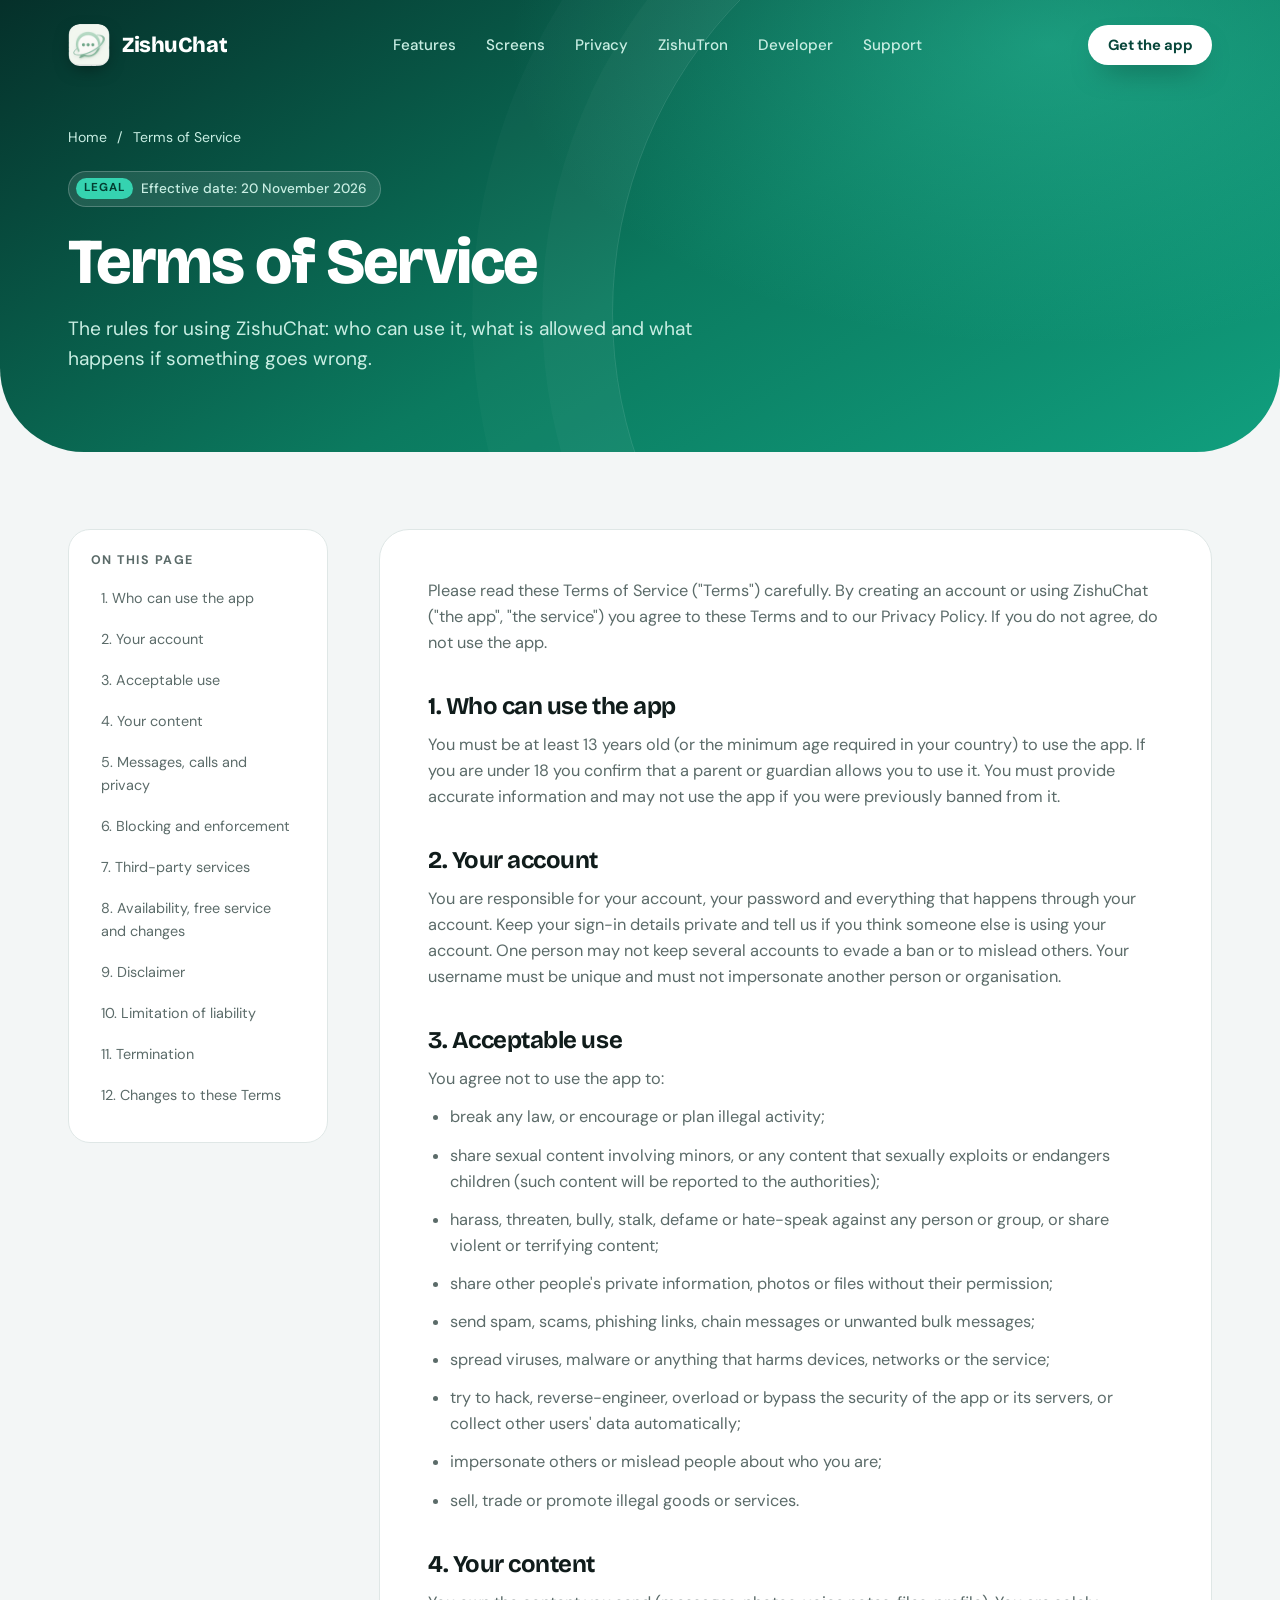
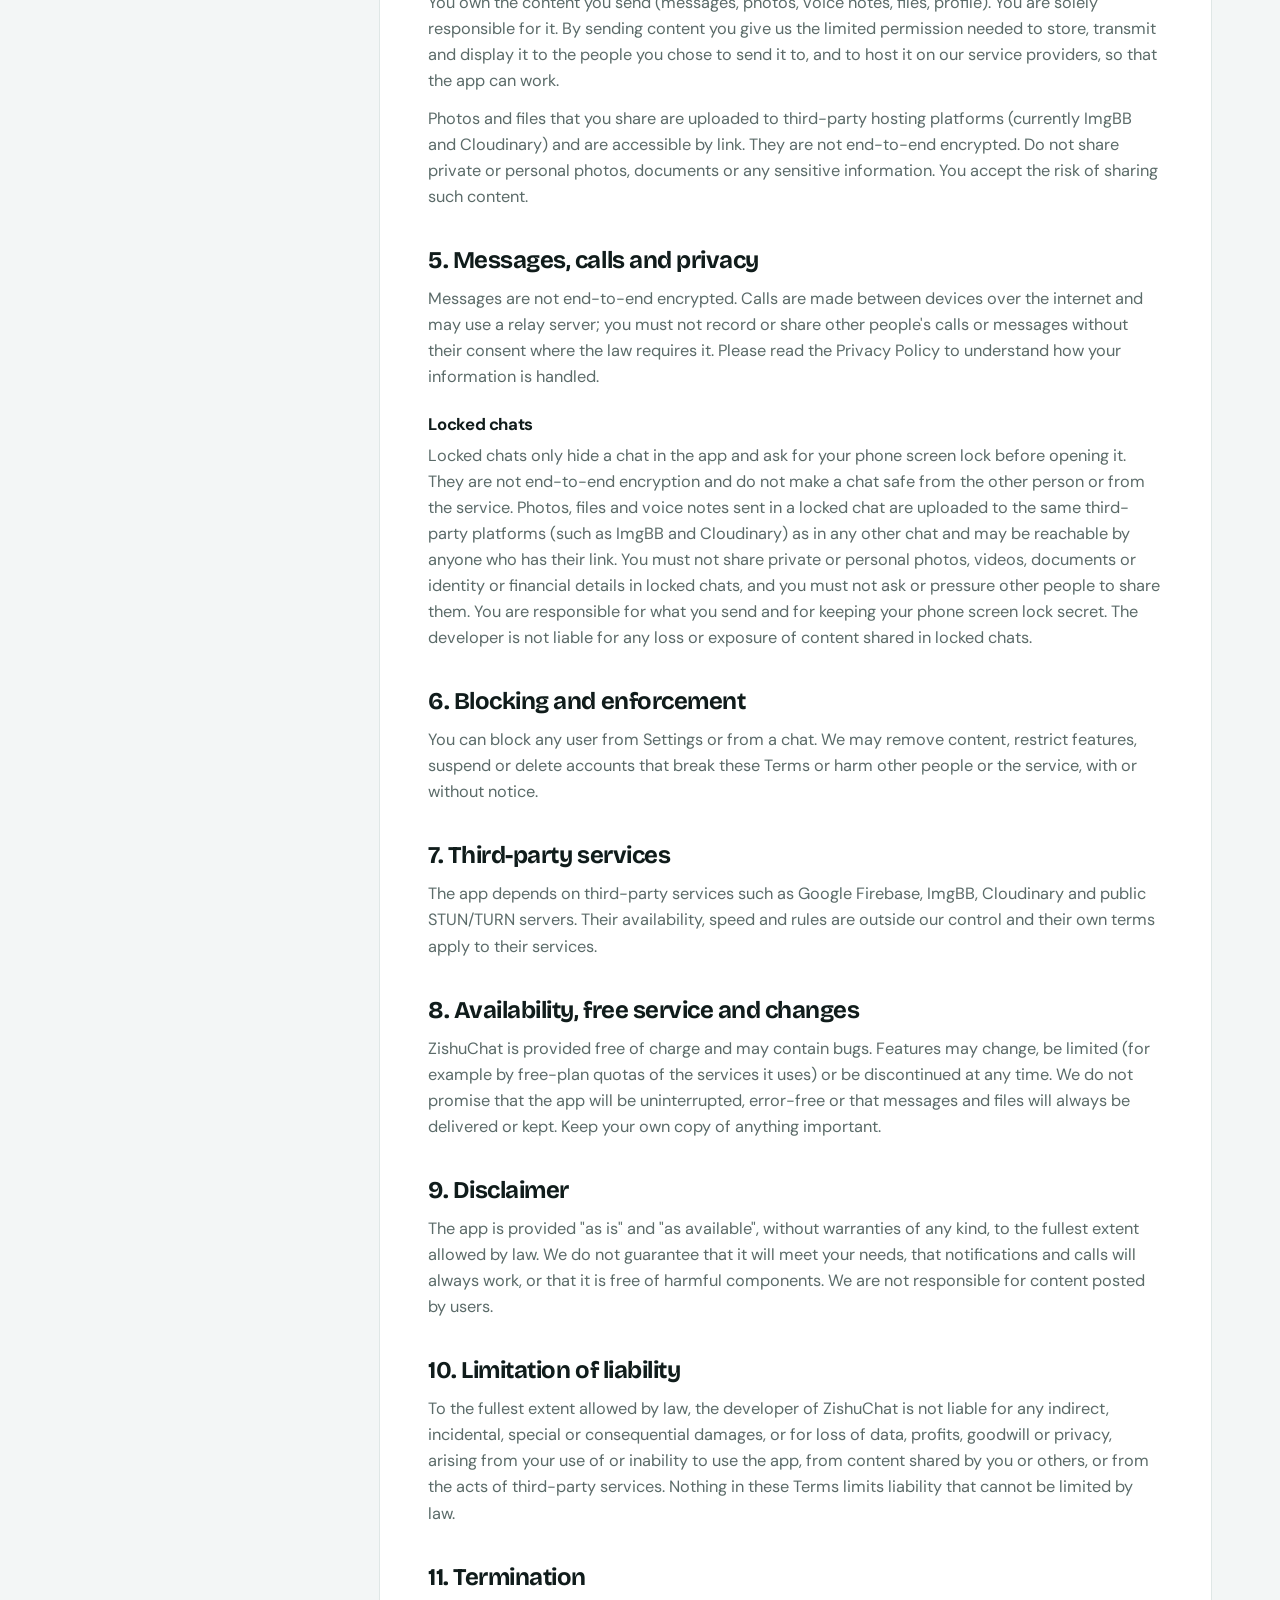
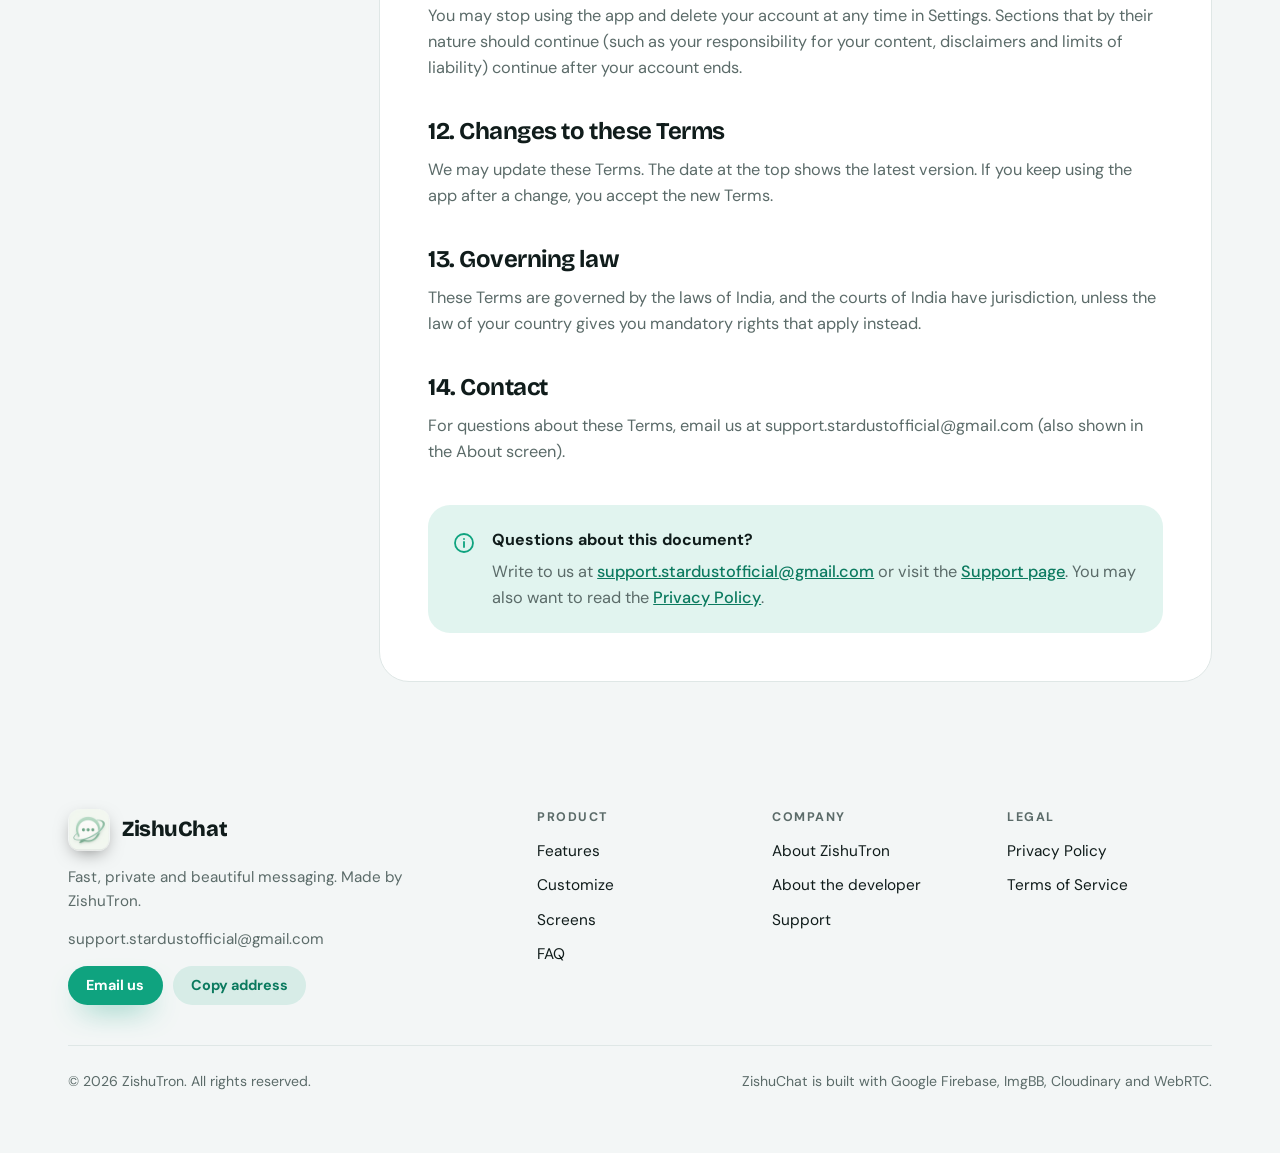
<file: terms.html>
<!doctype html>
<html lang="en">
<head>
<meta charset="utf-8">
<meta name="viewport" content="width=device-width, initial-scale=1, viewport-fit=cover">
<meta name="theme-color" content="#0B7A5F">
<link rel="icon" type="image/png" href="assets/img/favicon.png">
<title>Terms of Service · ZishuChat</title>
<meta name="description" content="The rules for using ZishuChat: who can use it, what is allowed and what happens if something goes wrong.">
<link rel="preconnect" href="https://fonts.googleapis.com">
<link rel="preconnect" href="https://fonts.gstatic.com" crossorigin>
<link rel="stylesheet" href="https://fonts.googleapis.com/css2?family=Bricolage+Grotesque:opsz,wght@12..96,500;12..96,700;12..96,800&family=DM+Sans:ital,opsz,wght@0,9..40,400;0,9..40,500;0,9..40,700;1,9..40,400&display=swap">
<link rel="stylesheet" href="css/style.css">
</head>
<body>
<svg width="0" height="0" style="position:absolute" aria-hidden="true">
  <defs>
    <symbol id="i-phone" viewBox="0 0 24 24"><path d="M5 4h4l2 5-2.5 1.5a11 11 0 0 0 5 5L15 13l5 2v4a2 2 0 0 1-2 2A16 16 0 0 1 3 6a2 2 0 0 1 2-2z"/></symbol>
    <symbol id="i-video" viewBox="0 0 24 24"><rect x="3" y="6" width="13" height="12" rx="3"/><path d="m16 10 5-3v10l-5-3"/></symbol>
    <symbol id="i-lock" viewBox="0 0 24 24"><rect x="5" y="11" width="14" height="10" rx="3"/><path d="M8 11V8a4 4 0 0 1 8 0v3"/></symbol>
    <symbol id="i-check" viewBox="0 0 24 24"><path d="m5 12.5 4.5 4.5L19 7.5"/></symbol>
    <symbol id="i-users" viewBox="0 0 24 24"><circle cx="9" cy="8" r="3.5"/><path d="M2.5 20a6.5 6.5 0 0 1 13 0"/><path d="M16 4.6a3.5 3.5 0 0 1 0 6.8M18 14.3a6.5 6.5 0 0 1 3.5 5.7"/></symbol>
    <symbol id="i-pin" viewBox="0 0 24 24"><path d="M12 21s7-6.2 7-11.5a7 7 0 0 0-14 0C5 14.8 12 21 12 21z"/><circle cx="12" cy="9.5" r="2.5"/></symbol>
    <symbol id="i-mic" viewBox="0 0 24 24"><rect x="9" y="3" width="6" height="12" rx="3"/><path d="M5 11a7 7 0 0 0 14 0M12 18v3"/></symbol>
    <symbol id="i-qr" viewBox="0 0 24 24"><rect x="3" y="3" width="7" height="7" rx="1.5"/><rect x="14" y="3" width="7" height="7" rx="1.5"/><rect x="3" y="14" width="7" height="7" rx="1.5"/><path d="M14 14h3v3h-3zM20 14v3M14 20h3M20 20h1"/></symbol>
    <symbol id="i-palette" viewBox="0 0 24 24"><path d="M12 3a9 9 0 1 0 0 18c1.4 0 2-1 1.6-2.1-.5-1.3.2-2.4 1.6-2.4H17a4 4 0 0 0 4-4c0-5-4-9.5-9-9.5z"/><circle cx="7.5" cy="11" r="1"/><circle cx="10" cy="7" r="1"/><circle cx="15" cy="7.5" r="1"/></symbol>
    <symbol id="i-eye-off" viewBox="0 0 24 24"><path d="M3 3l18 18M10.6 6.2A9.6 9.6 0 0 1 12 6c5 0 8.5 4 9.5 6a14 14 0 0 1-3 3.7M6.3 7.6A14 14 0 0 0 2.5 12C3.5 14 7 18 12 18c1.4 0 2.6-.3 3.7-.8"/><path d="M9.9 10a3 3 0 0 0 4.1 4.1"/></symbol>
    <symbol id="i-clock" viewBox="0 0 24 24"><circle cx="12" cy="12" r="9"/><path d="M12 7v5l3 2"/></symbol>
    <symbol id="i-ban" viewBox="0 0 24 24"><circle cx="12" cy="12" r="9"/><path d="m5.6 5.6 12.8 12.8"/></symbol>
    <symbol id="i-bell" viewBox="0 0 24 24"><path d="M6 17V11a6 6 0 0 1 12 0v6l1.5 2h-15z"/><path d="M10 21h4"/></symbol>
    <symbol id="i-trash" viewBox="0 0 24 24"><path d="M4 7h16M9 7V4h6v3M6 7l1 13h10l1-13"/></symbol>
    <symbol id="i-shield" viewBox="0 0 24 24"><path d="M12 3 4 6v6c0 4.5 3.2 7.8 8 9 4.8-1.2 8-4.5 8-9V6z"/><path d="m8.5 12 2.5 2.5 4.5-5"/></symbol>
    <symbol id="i-chip" viewBox="0 0 24 24"><rect x="6" y="6" width="12" height="12" rx="2"/><path d="M9 2v4M15 2v4M9 18v4M15 18v4M2 9h4M2 15h4M18 9h4M18 15h4"/></symbol>
    <symbol id="i-swap" viewBox="0 0 24 24"><path d="M7 4 3 8l4 4M3 8h14M17 20l4-4-4-4M21 16H7"/></symbol>
    <symbol id="i-down" viewBox="0 0 24 24"><path d="M12 4v11M7 11l5 5 5-5M5 20h14"/></symbol>
    <symbol id="i-send" viewBox="0 0 24 24"><path d="M4 12 20 4l-4 16-4-6z"/></symbol>
    <symbol id="i-bolt" viewBox="0 0 24 24"><path d="M13 3 5 14h6l-1 7 8-11h-6z"/></symbol>
    <symbol id="i-info" viewBox="0 0 24 24"><circle cx="12" cy="12" r="9"/><path d="M12 11v5M12 8h.01"/></symbol>
    <symbol id="i-mute" viewBox="0 0 24 24"><rect x="9" y="3" width="6" height="12" rx="3"/><path d="M5 11a7 7 0 0 0 12 5M3 3l18 18"/></symbol>
    <symbol id="i-speaker" viewBox="0 0 24 24"><path d="M4 9v6h4l5 4V5L8 9zM17 8a5 5 0 0 1 0 8"/></symbol>
    <symbol id="i-copy" viewBox="0 0 24 24"><rect x="9" y="9" width="11" height="11" rx="2.5"/><path d="M5 15V6a2 2 0 0 1 2-2h8"/></symbol>
    <symbol id="i-end" viewBox="0 0 24 24"><path d="M3 14c5-4 13-4 18 0l-2 3-4-1.5v-2.5a9 9 0 0 0-6 0v2.5L5 17z"/></symbol>
  </defs>
</svg>

<header class="hero sub">
  <div class="wrap">
    <nav class="nav" aria-label="Main">
      <a class="brand" href="index.html"><img src="assets/img/logo.png" alt="" width="42" height="42"><span>ZishuChat</span></a>
      <div class="nav-links" id="navLinks">
        <a href="index.html#features">Features</a>
        <a href="index.html#screens">Screens</a>
        <a href="index.html#privacy">Privacy</a>
        <a href="about-zishutron.html">ZishuTron</a>
        <a href="developer.html">Developer</a>
        <a href="support.html">Support</a>
      </div>
      <div class="nav-end">
        <a class="btn btn-white" href="index.html#download">Get the app</a>
        <button class="menu-btn" type="button" id="menuBtn" aria-label="Menu" aria-expanded="false" aria-controls="navLinks"><span></span><span></span><span></span></button>
      </div>
    </nav>
    <div class="sub-head">
      <nav class="crumbs" aria-label="Breadcrumb"><a href="index.html">Home</a><span>/</span><span aria-current="page">Terms of Service</span></nav>
      <span class="pill"><b>Legal</b> Effective date: 20 November 2026</span>
      <h1>Terms of Service</h1>
      <p class="lead">The rules for using ZishuChat: who can use it, what is allowed and what happens if something goes wrong.</p>
    </div>
  </div>
</header>

<main>
<section class="inner">
  <div class="wrap">
    
    <div class="doc">
      <aside class="toc" aria-label="On this page">
        <h4>On this page</h4>
        <ol><li><a href="#s1">1. Who can use the app</a></li><li><a href="#s2">2. Your account</a></li><li><a href="#s3">3. Acceptable use</a></li><li><a href="#s4">4. Your content</a></li><li><a href="#s5">5. Messages, calls and privacy</a></li><li><a href="#s6">6. Blocking and enforcement</a></li><li><a href="#s7">7. Third-party services</a></li><li><a href="#s8">8. Availability, free service and changes</a></li><li><a href="#s9">9. Disclaimer</a></li><li><a href="#s10">10. Limitation of liability</a></li><li><a href="#s11">11. Termination</a></li><li><a href="#s12">12. Changes to these Terms</a></li><li><a href="#s13">13. Governing law</a></li><li><a href="#s14">14. Contact</a></li></ol>
      </aside>
      <article class="prose">
<p>Please read these Terms of Service (&quot;Terms&quot;) carefully. By creating an account or using ZishuChat (&quot;the app&quot;, &quot;the service&quot;) you agree to these Terms and to our Privacy Policy. If you do not agree, do not use the app.</p>
<h3 id="s1">1. Who can use the app</h3>
<p>You must be at least 13 years old (or the minimum age required in your country) to use the app. If you are under 18 you confirm that a parent or guardian allows you to use it. You must provide accurate information and may not use the app if you were previously banned from it.</p>
<h3 id="s2">2. Your account</h3>
<p>You are responsible for your account, your password and everything that happens through your account. Keep your sign-in details private and tell us if you think someone else is using your account. One person may not keep several accounts to evade a ban or to mislead others. Your username must be unique and must not impersonate another person or organisation.</p>
<h3 id="s3">3. Acceptable use</h3>
<p>You agree not to use the app to:</p>
<ul><li>break any law, or encourage or plan illegal activity;</li>
<li>share sexual content involving minors, or any content that sexually exploits or endangers children (such content will be reported to the authorities);</li>
<li>harass, threaten, bully, stalk, defame or hate-speak against any person or group, or share violent or terrifying content;</li>
<li>share other people&#x27;s private information, photos or files without their permission;</li>
<li>send spam, scams, phishing links, chain messages or unwanted bulk messages;</li>
<li>spread viruses, malware or anything that harms devices, networks or the service;</li>
<li>try to hack, reverse-engineer, overload or bypass the security of the app or its servers, or collect other users&#x27; data automatically;</li>
<li>impersonate others or mislead people about who you are;</li>
<li>sell, trade or promote illegal goods or services.</li>
</ul><h3 id="s4">4. Your content</h3>
<p>You own the content you send (messages, photos, voice notes, files, profile). You are solely responsible for it. By sending content you give us the limited permission needed to store, transmit and display it to the people you chose to send it to, and to host it on our service providers, so that the app can work.</p>
<p>Photos and files that you share are uploaded to third-party hosting platforms (currently ImgBB and Cloudinary) and are accessible by link. They are not end-to-end encrypted. Do not share private or personal photos, documents or any sensitive information. You accept the risk of sharing such content.</p>
<h3 id="s5">5. Messages, calls and privacy</h3>
<p>Messages are not end-to-end encrypted. Calls are made between devices over the internet and may use a relay server; you must not record or share other people&#x27;s calls or messages without their consent where the law requires it. Please read the Privacy Policy to understand how your information is handled.</p>
<h4>Locked chats</h4>
<p>Locked chats only hide a chat in the app and ask for your phone screen lock before opening it. They are not end-to-end encryption and do not make a chat safe from the other person or from the service. Photos, files and voice notes sent in a locked chat are uploaded to the same third-party platforms (such as ImgBB and Cloudinary) as in any other chat and may be reachable by anyone who has their link. You must not share private or personal photos, videos, documents or identity or financial details in locked chats, and you must not ask or pressure other people to share them. You are responsible for what you send and for keeping your phone screen lock secret. The developer is not liable for any loss or exposure of content shared in locked chats.</p>
<h3 id="s6">6. Blocking and enforcement</h3>
<p>You can block any user from Settings or from a chat. We may remove content, restrict features, suspend or delete accounts that break these Terms or harm other people or the service, with or without notice.</p>
<h3 id="s7">7. Third-party services</h3>
<p>The app depends on third-party services such as Google Firebase, ImgBB, Cloudinary and public STUN/TURN servers. Their availability, speed and rules are outside our control and their own terms apply to their services.</p>
<h3 id="s8">8. Availability, free service and changes</h3>
<p>ZishuChat is provided free of charge and may contain bugs. Features may change, be limited (for example by free-plan quotas of the services it uses) or be discontinued at any time. We do not promise that the app will be uninterrupted, error-free or that messages and files will always be delivered or kept. Keep your own copy of anything important.</p>
<h3 id="s9">9. Disclaimer</h3>
<p>The app is provided &quot;as is&quot; and &quot;as available&quot;, without warranties of any kind, to the fullest extent allowed by law. We do not guarantee that it will meet your needs, that notifications and calls will always work, or that it is free of harmful components. We are not responsible for content posted by users.</p>
<h3 id="s10">10. Limitation of liability</h3>
<p>To the fullest extent allowed by law, the developer of ZishuChat is not liable for any indirect, incidental, special or consequential damages, or for loss of data, profits, goodwill or privacy, arising from your use of or inability to use the app, from content shared by you or others, or from the acts of third-party services. Nothing in these Terms limits liability that cannot be limited by law.</p>
<h3 id="s11">11. Termination</h3>
<p>You may stop using the app and delete your account at any time in Settings. Sections that by their nature should continue (such as your responsibility for your content, disclaimers and limits of liability) continue after your account ends.</p>
<h3 id="s12">12. Changes to these Terms</h3>
<p>We may update these Terms. The date at the top shows the latest version. If you keep using the app after a change, you accept the new Terms.</p>
<h3 id="s13">13. Governing law</h3>
<p>These Terms are governed by the laws of India, and the courts of India have jurisdiction, unless the law of your country gives you mandatory rights that apply instead.</p>
<h3 id="s14">14. Contact</h3>
<p>For questions about these Terms, email us at support.stardustofficial@gmail.com (also shown in the About screen).</p>
        <div class="callout">
          <svg class="ico"><use href="#i-info"/></svg>
          <div><b>Questions about this document?</b><p>Write to us at <a href="mailto:support.stardustofficial@gmail.com">support.stardustofficial@gmail.com</a> or visit the <a href="support.html">Support page</a>. You may also want to read the <a href="privacy.html">Privacy Policy</a>.</p></div>
        </div>
      </article>
    </div>
  </div>
</section>
</main>

<footer>
  <div class="wrap">
    <div class="foot">
      <div>
        <a class="brand" href="index.html"><img src="assets/img/logo.png" alt="" width="42" height="42"><span>ZishuChat</span></a>
        <p>Fast, private and beautiful messaging. Made by ZishuTron.</p>
        <p class="mailtxt">support.stardustofficial@gmail.com</p>
        <div class="mailrow ">
        <a class="btn btn-brand sm" href="mailto:support.stardustofficial@gmail.com?subject=ZishuChat%20support">Email us</a>
        <button class="btn btn-soft sm" type="button" data-copy="support.stardustofficial@gmail.com">Copy address</button>
      </div>
      </div>
      <div>
        <h4>Product</h4>
        <ul>
          <li><a href="index.html#features">Features</a></li>
          <li><a href="index.html#customize">Customize</a></li>
          <li><a href="index.html#screens">Screens</a></li>
          <li><a href="index.html#faq">FAQ</a></li>
        </ul>
      </div>
      <div>
        <h4>Company</h4>
        <ul>
          <li><a href="about-zishutron.html">About ZishuTron</a></li>
          <li><a href="developer.html">About the developer</a></li>
          <li><a href="support.html">Support</a></li>
        </ul>
      </div>
      <div>
        <h4>Legal</h4>
        <ul>
          <li><a href="privacy.html">Privacy Policy</a></li>
          <li><a href="terms.html">Terms of Service</a></li>
        </ul>
      </div>
    </div>
    <div class="legalline"><span>© 2026 ZishuTron. All rights reserved.</span><span>ZishuChat is built with Google Firebase, ImgBB, Cloudinary and WebRTC.</span></div>
  </div>
</footer>

<script src="js/main.js"></script>
</body>
</html>
</file>
<file: css/style.css>
*{margin:0}
html,body{margin:0}
/* Layout concept: a deep-teal hero that curves at the bottom like the app's own sign-in header,
   three real screens floating in it, then calm light sections with one interactive "make it yours" moment. */
:root{
  --bg:#F3F6F6; --surface:#FFFFFF; --surface-2:#E9EFEF; --ink:#101C1B; --muted:#5B6B69; --line:#DFE7E6;
  --brand:#0FA37F; --brand-deep:#0B7A5F; --mint:#35D3B0; --brand-soft:rgba(15,163,127,.12);
  --night:#0B2B26; --night-2:#04100E; --on-night:#EAF7F3; --on-night-muted:#9CBDB5;
  --hero-a:#05302A; --hero-b:#0B7A5F; --hero-c:#14B893; --hero-ink:#FFFFFF; --hero-muted:#C9EEE3;
  --danger:#E5484D; --shadow:0 24px 60px -28px rgba(11,43,38,.35);
  --display:'Bricolage Grotesque','Segoe UI',system-ui,sans-serif;
  --body:'DM Sans','Segoe UI',system-ui,-apple-system,sans-serif;
}
@media (prefers-color-scheme: dark){
  :root:not([data-theme="light"]){
    --bg:#07120F; --surface:#0E1D19; --surface-2:#142722; --ink:#E6F2EF; --muted:#93A9A4; --line:#1D332D;
    --brand-soft:rgba(53,211,176,.14); --shadow:0 24px 60px -28px rgba(0,0,0,.7); color-scheme:dark;
  }
}
:root[data-theme="dark"]{
  --bg:#07120F; --surface:#0E1D19; --surface-2:#142722; --ink:#E6F2EF; --muted:#93A9A4; --line:#1D332D;
  --brand-soft:rgba(53,211,176,.14); --shadow:0 24px 60px -28px rgba(0,0,0,.7); color-scheme:dark;
}
*{box-sizing:border-box}
html{scroll-behavior:smooth}
body{background:var(--bg);color:var(--ink);font-family:var(--body);font-size:16px;line-height:1.6;-webkit-font-smoothing:antialiased;overflow-x:hidden}
h1,h2,h3,h4{font-family:var(--display);line-height:1.08;margin:0;text-wrap:balance;letter-spacing:-.02em}
p{margin:0}
a{color:inherit}
img{display:block;height:auto}
:focus-visible{outline:3px solid var(--mint);outline-offset:3px;border-radius:8px}
.wrap{max-width:1180px;margin-inline:auto;padding-left:max(18px,env(safe-area-inset-left,0px));padding-right:max(18px,env(safe-area-inset-right,0px))}
.ico{width:1em;height:1em;stroke:currentColor;fill:none;stroke-width:1.8;stroke-linecap:round;stroke-linejoin:round;flex:none}
.eyebrow{display:inline-block;font-size:.78rem;font-weight:700;letter-spacing:.14em;text-transform:uppercase;color:var(--brand)}
@media (prefers-color-scheme: dark){:root:not([data-theme="light"]) .eyebrow{color:var(--mint)}}
:root[data-theme="dark"] .eyebrow{color:var(--mint)}

/* ---------- buttons ---------- */
.btn{display:inline-flex;align-items:center;justify-content:center;gap:.6em;font:700 1rem/1 var(--body);padding:1.05em 1.6em;border-radius:999px;text-decoration:none;border:1.5px solid transparent;cursor:pointer;transition:transform .18s ease,box-shadow .18s ease,background .18s ease}
.btn:hover{transform:translateY(-2px)}
.btn-white{background:#fff;color:#07463A;box-shadow:0 14px 30px -14px rgba(0,0,0,.5)}
.btn-ghost{background:rgba(255,255,255,.08);color:var(--hero-ink);border-color:rgba(255,255,255,.35)}
.btn-ghost:hover{background:rgba(255,255,255,.16)}
.btn-brand{background:var(--brand);color:#fff;box-shadow:0 14px 30px -14px rgba(15,163,127,.8)}
.btn[aria-disabled="true"]{cursor:default}
.btn[aria-disabled="true"]:hover{transform:none}

/* ---------- hero ---------- */
.hero{position:relative;overflow:hidden;color:var(--hero-ink);
  background:radial-gradient(900px 500px at 82% 10%,rgba(53,211,176,.38),transparent 60%),linear-gradient(150deg,var(--hero-a) 0%,var(--hero-b) 55%,var(--hero-c) 130%);
  border-radius:0 0 clamp(36px,7vw,84px) clamp(36px,7vw,84px);
  margin-top:calc(-1 * env(safe-area-inset-top,0px));
  padding-top:calc(env(safe-area-inset-top,0px) + 18px);
  padding-bottom:clamp(48px,7vw,96px)}
.hero::before{content:"";position:absolute;right:-18%;top:-30%;width:70vw;max-width:900px;aspect-ratio:1;border-radius:50%;
  border:1.5px solid rgba(255,255,255,.12);box-shadow:0 0 0 70px rgba(255,255,255,.025),0 0 0 140px rgba(255,255,255,.02);pointer-events:none}
.nav{position:relative;z-index:2;display:flex;align-items:center;justify-content:space-between;gap:16px;padding-block:6px 0}
.brand{display:flex;align-items:center;gap:12px;text-decoration:none;font-family:var(--display);font-weight:800;font-size:1.35rem;letter-spacing:-.02em}
.brand img{width:42px;height:42px;border-radius:12px;box-shadow:0 6px 18px -6px rgba(0,0,0,.5)}
.nav-links{display:flex;gap:30px;font-weight:500;font-size:.95rem}
.nav-links a{text-decoration:none;color:var(--hero-muted);transition:color .15s}
.nav-links a:hover{color:#fff}
.nav .btn{padding:.8em 1.25em;font-size:.92rem}
.hero-grid{position:relative;z-index:1;display:grid;grid-template-columns:minmax(0,1.02fr) minmax(0,.98fr);gap:clamp(24px,4vw,64px);align-items:center;padding-top:clamp(28px,5vw,64px)}
.pill{display:inline-flex;align-items:center;gap:.6em;padding:.45em 1em .45em .5em;border-radius:999px;background:rgba(255,255,255,.1);border:1px solid rgba(255,255,255,.22);font-size:.85rem;font-weight:500;color:var(--hero-muted)}
.pill b{background:var(--mint);color:#033d31;border-radius:999px;padding:.15em .7em;font-size:.72rem;letter-spacing:.08em;text-transform:uppercase}
.hero h1{font-size:clamp(2.6rem,6.2vw,5.1rem);font-weight:800;margin-top:22px;letter-spacing:-.035em}
.hero h1 em{font-style:normal;color:var(--mint)}
.hero .lead{margin-top:22px;font-size:clamp(1.05rem,1.6vw,1.25rem);color:var(--hero-muted);max-width:34em}
.cta-row{display:flex;flex-wrap:wrap;gap:14px;margin-top:34px}
.facts{display:flex;flex-wrap:wrap;gap:10px 26px;margin-top:34px;font-size:.92rem;color:var(--hero-muted)}
.facts span{display:inline-flex;align-items:center;gap:.5em}
.facts .ico{color:var(--mint);font-size:1.15em}

.stage{position:relative;height:clamp(430px,50vw,640px)}
.phone{position:absolute;padding:7px;border-radius:38px;background:linear-gradient(150deg,#26403a,#07110f);box-shadow:0 40px 70px -24px rgba(0,0,0,.65),inset 0 0 0 1.5px rgba(255,255,255,.1)}
.phone img{width:100%;height:auto;border-radius:31px;background:var(--surface)}
.phone.p-main{width:44%;left:28%;top:2%;z-index:3;animation:bob 7s ease-in-out infinite}
.phone.p-left{width:36%;left:0;top:14%;z-index:2;transform:rotate(-7deg);animation:bob 8s ease-in-out -2s infinite}
.phone.p-right{width:36%;right:0;top:20%;z-index:2;transform:rotate(7deg);animation:bob 9s ease-in-out -4s infinite}
@keyframes bob{0%,100%{translate:0 0}50%{translate:0 -10px}}
.chip{position:absolute;z-index:4;display:flex;align-items:center;gap:.6em;padding:.6em 1em;border-radius:16px;background:rgba(255,255,255,.92);color:#10211e;font-size:.82rem;font-weight:700;box-shadow:0 18px 34px -16px rgba(0,0,0,.55);animation:bob 6s ease-in-out infinite}
.chip .dot{width:9px;height:9px;border-radius:50%;background:#22C55E;box-shadow:0 0 0 4px rgba(34,197,94,.22)}
.chip .ico{color:var(--brand-deep);font-size:1.2em}
.chip.c1{left:-2%;top:2%;animation-delay:-1s}
.chip.c2{right:0;bottom:6%;animation-delay:-3s}
.chip.c3{left:6%;bottom:2%;animation-delay:-5s}

/* ---------- numbers ---------- */
.nums{display:grid;grid-template-columns:repeat(4,minmax(0,1fr));gap:0;margin-top:clamp(36px,5vw,64px)}
.num{padding:8px 24px;border-left:1px solid var(--line)}
.num:first-child{border-left:0;padding-left:0}
.num b{display:block;font:800 clamp(2.2rem,4.6vw,3.6rem)/1 var(--display);letter-spacing:-.04em;color:var(--brand);font-variant-numeric:tabular-nums}
@media (prefers-color-scheme: dark){:root:not([data-theme="light"]) .num b{color:var(--mint)}}
:root[data-theme="dark"] .num b{color:var(--mint)}
.num span{display:block;margin-top:8px;color:var(--muted);font-size:.95rem}

/* ---------- sections ---------- */
section{padding-block:clamp(56px,8vw,112px)}
.sec-head{max-width:46rem;margin-bottom:clamp(30px,4vw,52px)}
.sec-head h2{font-size:clamp(2rem,4.4vw,3.4rem);font-weight:800;margin-top:14px}
.sec-head p{margin-top:16px;color:var(--muted);font-size:1.1rem;max-width:38em}

.stack{display:flex;flex-direction:column;gap:20px}
.duo-a,.duo-b,.trio{display:grid;gap:20px}
.duo-a{grid-template-columns:minmax(0,7fr) minmax(0,5fr)}
.duo-b{grid-template-columns:minmax(0,5fr) minmax(0,7fr)}
.trio{grid-template-columns:repeat(3,minmax(0,1fr))}
.card{position:relative;overflow:hidden;background:var(--surface);border:1px solid var(--line);border-radius:30px;padding:clamp(22px,3vw,34px);display:flex;flex-direction:column;gap:14px;min-width:0}
.card h3{font-size:clamp(1.4rem,2.3vw,1.9rem);font-weight:700}
.card p{color:var(--muted)}
.card .tag{display:inline-flex;align-items:center;gap:.5em;font-size:.8rem;font-weight:700;color:var(--brand);letter-spacing:.04em}
@media (prefers-color-scheme: dark){:root:not([data-theme="light"]) .card .tag{color:var(--mint)}}
:root[data-theme="dark"] .card .tag{color:var(--mint)}
.card .tag .ico{font-size:1.25em}
.card.dark{background:linear-gradient(160deg,var(--night),var(--night-2));border-color:rgba(255,255,255,.08);color:var(--on-night)}
.card.dark p{color:var(--on-night-muted)}
.card.dark .tag{color:var(--mint)}
.ticks{list-style:none;margin:6px 0 0;padding:0;display:grid;gap:9px;font-size:.96rem}
.ticks li{display:flex;gap:.7em;align-items:flex-start}
.ticks .ico{margin-top:.28em;color:var(--brand)}
.card.dark .ticks .ico{color:var(--mint)}
@media (prefers-color-scheme: dark){:root:not([data-theme="light"]) .ticks .ico{color:var(--mint)}}
:root[data-theme="dark"] .ticks .ico{color:var(--mint)}

.calls-card{display:grid;grid-template-columns:minmax(0,1fr) auto;gap:28px;align-items:center}
.callmock{width:214px;border-radius:30px;padding:22px 16px 18px;background:linear-gradient(180deg,#0F3F37,#04100E);border:1px solid rgba(255,255,255,.12);text-align:center;color:#fff;box-shadow:0 30px 50px -26px rgba(0,0,0,.8)}
.av{width:78px;height:78px;border-radius:50%;margin:0 auto;display:grid;place-items:center;font:800 2rem var(--display);color:#fff;background:linear-gradient(135deg,#EC5A9E,#F7A1CB)}
.callmock .nm{margin-top:14px;font:700 1.15rem var(--display)}
.callmock .st{font-size:.82rem;color:#9CBDB5;font-variant-numeric:tabular-nums}
.cbtns{display:flex;justify-content:center;gap:10px;margin-top:40px}
.cb{width:44px;height:44px;border-radius:50%;display:grid;place-items:center;background:rgba(255,255,255,.12);font-size:1.15rem}
.cb.end{background:#E5484D}
.lock-notif{margin-top:auto;display:flex;gap:12px;align-items:center;background:rgba(255,255,255,.08);border:1px solid rgba(255,255,255,.14);border-radius:18px;padding:12px 14px;font-size:.88rem;color:var(--on-night)}
.lock-notif .ico{font-size:1.5em;color:var(--mint)}
.lock-notif small{display:block;color:var(--on-night-muted);font-size:.76rem}
.avs{display:flex}
.avs i{width:42px;height:42px;border-radius:50%;border:3px solid var(--surface);margin-left:-10px;display:grid;place-items:center;font:700 .9rem var(--display);font-style:normal;color:#fff}
.avs i:first-child{margin-left:0}
.pills{display:flex;flex-wrap:wrap;gap:8px}
.pills span{font-size:.82rem;font-weight:500;padding:.4em .9em;border-radius:999px;background:var(--brand-soft);color:var(--brand-deep)}
@media (prefers-color-scheme: dark){:root:not([data-theme="light"]) .pills span{color:var(--mint)}}
:root[data-theme="dark"] .pills span{color:var(--mint)}
.card.dark .pills span{background:rgba(255,255,255,.1);color:var(--on-night)}
.mapmock{position:relative;height:150px;border-radius:20px;overflow:hidden;background:
  linear-gradient(90deg,transparent 49%,rgba(15,163,127,.18) 49% 51%,transparent 51%) 0 0/46px 46px,
  linear-gradient(0deg,transparent 49%,rgba(15,163,127,.18) 49% 51%,transparent 51%) 0 0/46px 46px,
  var(--surface-2)}
.mapmock::before{content:"";position:absolute;left:-10%;top:58%;width:130%;height:14px;background:var(--surface);transform:rotate(-12deg);opacity:.9}
.pin{position:absolute;left:52%;top:42%;width:18px;height:18px;border-radius:50%;background:var(--brand);box-shadow:0 0 0 6px rgba(15,163,127,.25),0 0 0 18px rgba(15,163,127,.12);animation:pulse 2.4s ease-out infinite}
@keyframes pulse{0%{box-shadow:0 0 0 0 rgba(15,163,127,.5),0 0 0 0 rgba(15,163,127,.25)}100%{box-shadow:0 0 0 22px rgba(15,163,127,0),0 0 0 44px rgba(15,163,127,0)}}
.live{position:absolute;left:12px;top:12px;background:#E5484D;color:#fff;font-size:.68rem;font-weight:700;letter-spacing:.1em;padding:.3em .7em;border-radius:999px}
.qrbox{display:flex;gap:18px;align-items:center}
.qrbox svg{width:112px;height:112px;flex:none;border-radius:16px;background:#fff;padding:8px;border:1px solid var(--line)}
.qrbox small{color:var(--muted);font-size:.85rem}
.wave{display:flex;align-items:center;gap:3px;height:56px;padding:0 14px;border-radius:999px;background:var(--brand);color:#fff}
.wave .play{width:30px;height:30px;border-radius:50%;background:#fff;color:var(--brand);display:grid;place-items:center;flex:none;margin-right:8px;font-size:1rem}
.wave i{display:block;width:3px;border-radius:3px;background:rgba(255,255,255,.9);height:var(--h);animation:eq 1.4s ease-in-out infinite;animation-delay:var(--d)}
@keyframes eq{0%,100%{transform:scaleY(1)}50%{transform:scaleY(.45)}}
.wave time{margin-left:auto;padding-left:10px;font-size:.82rem;font-variant-numeric:tabular-nums}
.reacts{display:flex;gap:8px;flex-wrap:wrap}
.reacts span{width:46px;height:46px;border-radius:50%;display:grid;place-items:center;font-size:1.45rem;background:var(--surface-2);transition:transform .15s}
.reacts span:hover{transform:translateY(-5px) scale(1.12)}

/* ---------- customize ---------- */
.cust{display:grid;grid-template-columns:minmax(0,1fr) minmax(0,.8fr);gap:clamp(24px,4vw,60px);align-items:center}
.panel{background:var(--surface);border:1px solid var(--line);border-radius:30px;padding:clamp(20px,3vw,32px);display:grid;gap:24px}
.panel h4{font:700 .78rem var(--body);letter-spacing:.12em;text-transform:uppercase;color:var(--muted);margin-bottom:12px}
.themes,.swatches{display:flex;flex-wrap:wrap;gap:10px}
.theme-btn{border:2px solid transparent;background:none;padding:0;cursor:pointer;border-radius:16px;text-align:left;font:500 .82rem var(--body);color:var(--ink)}
.theme-btn span.sw{display:block;width:92px;height:62px;border-radius:14px;box-shadow:inset 0 0 0 1px rgba(0,0,0,.08)}
.theme-btn span.nm{display:block;padding:6px 2px 2px}
.theme-btn[aria-pressed="true"]{border-color:var(--brand)}
.theme-btn[aria-pressed="true"] span.nm{font-weight:700}
.swatch{width:38px;height:38px;border-radius:50%;border:3px solid var(--surface);box-shadow:0 0 0 2px var(--line);cursor:pointer;padding:0}
.swatch[aria-pressed="true"]{box-shadow:0 0 0 3px var(--ink)}
.rng{display:grid;gap:6px}
.rng label{display:flex;justify-content:space-between;font-size:.92rem;font-weight:500}
.rng output{color:var(--muted);font-variant-numeric:tabular-nums}
input[type=range]{width:100%;accent-color:var(--brand);height:28px}
.prev{display:flex;justify-content:center}
.prev .phone{position:relative;width:min(100%,330px);animation:none}
.screen{border-radius:31px;overflow:hidden;background:#000;aspect-ratio:360/700;display:flex;flex-direction:column}
.screen .bar{background:rgba(255,255,255,.94);color:#101C1B;display:flex;align-items:center;gap:10px;padding:12px 14px;font-weight:700;font-size:.95rem}
.screen .bar .av{width:34px;height:34px;margin:0;font-size:.95rem;border-radius:50%}
.screen .bar small{display:block;font-weight:400;color:#61706F;font-size:.72rem;line-height:1.1}
.screen .msgs{flex:1;padding:18px 12px;display:flex;flex-direction:column;justify-content:flex-end;gap:var(--gap,8px);transition:background .4s}
.b{max-width:80%;padding:.65em .95em;font-size:var(--ts,15px);line-height:1.35;border-radius:var(--r,18px);transition:border-radius .2s,background .2s}
.b.in{background:#fff;color:#101C1B;align-self:flex-start}
.b.out{background:var(--out,#0FA37F);color:#fff;align-self:flex-end}
.b small{display:block;font-size:.66rem;opacity:.7;text-align:right;margin-top:2px}
.screen .inp{background:rgba(255,255,255,.94);margin:0;padding:10px 14px;display:flex;gap:10px;align-items:center}
.screen .inp span{flex:1;background:#fff;border:1px solid #E1E8E8;border-radius:999px;padding:.55em 1em;color:#93A19F;font-size:.85rem}
.screen .inp i{width:34px;height:34px;border-radius:50%;background:var(--out,#0FA37F);display:grid;place-items:center;color:#fff;font-size:1rem}
.minis{display:flex;flex-wrap:wrap;gap:8px;margin-top:6px}

/* ---------- screens ---------- */
.gallery{display:flex;gap:clamp(18px,3vw,34px);overflow-x:auto;scroll-snap-type:x mandatory;padding:10px 4px 30px;margin-inline:calc(-1 * max(18px,env(safe-area-inset-left,0px)));padding-inline:max(18px,env(safe-area-inset-left,0px));scrollbar-width:thin}
.shot{flex:none;width:clamp(210px,24vw,260px);scroll-snap-align:center;display:flex;flex-direction:column;gap:16px}
.shot .phone{position:relative;width:100%;animation:none}
.shot h4{font:700 1.05rem var(--display)}
.shot p{color:var(--muted);font-size:.92rem;margin-top:4px}

/* ---------- privacy ---------- */
.priv{display:grid;grid-template-columns:repeat(3,minmax(0,1fr));gap:34px 30px}
.pi .ib{width:50px;height:50px;border-radius:16px;display:grid;place-items:center;background:var(--brand-soft);color:var(--brand-deep);font-size:1.5rem;margin-bottom:14px}
@media (prefers-color-scheme: dark){:root:not([data-theme="light"]) .pi .ib{color:var(--mint)}}
:root[data-theme="dark"] .pi .ib{color:var(--mint)}
.pi h3{font-size:1.2rem;font-weight:700}
.pi p{color:var(--muted);margin-top:8px;font-size:.96rem}
.honest{margin-top:44px;display:flex;gap:18px;align-items:flex-start;padding:22px 26px;border-radius:24px;background:var(--surface);border:1px solid var(--line)}
.honest .ico{font-size:1.6rem;color:var(--brand);margin-top:.15em}
.honest p{color:var(--muted)}
.honest b{color:var(--ink)}
.linkbtn{background:none;border:0;padding:0;font:inherit;color:var(--brand-deep);text-decoration:underline;text-underline-offset:3px;cursor:pointer;font-weight:700}
@media (prefers-color-scheme: dark){:root:not([data-theme="light"]) .linkbtn{color:var(--mint)}}
:root[data-theme="dark"] .linkbtn{color:var(--mint)}

/* ---------- light on phones band ---------- */
.band{background:linear-gradient(160deg,var(--night),var(--night-2));color:var(--on-night);border-radius:clamp(32px,6vw,72px);padding:clamp(34px,6vw,76px)}
.band-grid{display:grid;grid-template-columns:minmax(0,1.1fr) minmax(0,.9fr);gap:clamp(24px,4vw,60px);align-items:center}
.band h2{font-size:clamp(2rem,4.2vw,3.2rem);font-weight:800;margin-top:14px}
.band p{color:var(--on-night-muted);margin-top:16px;font-size:1.08rem}
.spec{display:grid;grid-template-columns:1fr 1fr;gap:14px}
.spec div{background:rgba(255,255,255,.06);border:1px solid rgba(255,255,255,.1);border-radius:20px;padding:18px 20px}
.spec b{display:block;font:700 1.4rem var(--display);color:#fff}
.spec span{font-size:.86rem;color:var(--on-night-muted)}
.band .eyebrow{color:var(--mint)}

/* ---------- faq ---------- */
.faq{max-width:52rem;display:grid;gap:12px}
details{background:var(--surface);border:1px solid var(--line);border-radius:22px;padding:0 24px}
summary{cursor:pointer;list-style:none;padding:20px 0;font:700 1.08rem var(--display);display:flex;justify-content:space-between;gap:16px;align-items:center}
summary::-webkit-details-marker{display:none}
summary::after{content:"+";font:500 1.6rem/1 var(--body);color:var(--brand);transition:transform .2s;flex:none}
details[open] summary::after{transform:rotate(45deg)}
details p{padding:0 0 22px;color:var(--muted);max-width:44em}

/* ---------- download ---------- */
.dl{position:relative;overflow:hidden;text-align:center;color:var(--hero-ink);border-radius:clamp(32px,6vw,72px);padding:clamp(44px,7vw,96px) clamp(20px,5vw,60px);
  background:radial-gradient(700px 360px at 50% 0%,rgba(53,211,176,.4),transparent 65%),linear-gradient(150deg,var(--hero-a),var(--hero-b) 70%,var(--hero-c) 140%)}
.dl img{width:84px;height:84px;border-radius:24px;margin:0 auto 24px;box-shadow:0 20px 40px -14px rgba(0,0,0,.6)}
.dl h2{font-size:clamp(2.2rem,5vw,4rem);font-weight:800}
.dl p{margin:16px auto 0;color:var(--hero-muted);max-width:32em;font-size:1.1rem}
.dl .cta-row{justify-content:center}
.dl small{display:block;margin-top:18px;color:var(--hero-muted);font-size:.9rem}

/* ---------- footer ---------- */
footer{padding-block:50px 60px}
.foot{display:grid;grid-template-columns:minmax(0,1.5fr) repeat(3,minmax(0,.7fr));gap:30px;align-items:start}
.foot .brand{color:var(--ink)}
.foot p{color:var(--muted);margin-top:14px;max-width:26em;font-size:.95rem}
.foot h4{font:700 .78rem var(--body);letter-spacing:.12em;text-transform:uppercase;color:var(--muted);margin-bottom:14px}
.foot ul{list-style:none;margin:0;padding:0;display:grid;gap:10px;font-size:.96rem}
.foot ul a,.foot button.fl{color:var(--ink);text-decoration:none;background:none;border:0;padding:0;font:inherit;cursor:pointer;text-align:left}
.foot ul a:hover,.foot button.fl:hover{color:var(--brand)}
.mail{display:flex;align-items:center;gap:8px;flex-wrap:wrap}
.mail code{font:500 .9rem var(--body);background:var(--surface);border:1px solid var(--line);border-radius:10px;padding:.35em .7em;overflow-wrap:anywhere}
.mail button{font:700 .8rem var(--body);background:var(--brand-soft);color:var(--brand-deep);border:0;border-radius:999px;padding:.55em 1em;cursor:pointer}
@media (prefers-color-scheme: dark){:root:not([data-theme="light"]) .mail button{color:var(--mint)}}
:root[data-theme="dark"] .mail button{color:var(--mint)}
.legalline{margin-top:40px;padding-top:24px;border-top:1px solid var(--line);display:flex;justify-content:space-between;gap:12px;flex-wrap:wrap;color:var(--muted);font-size:.88rem}

/* ---------- responsive ---------- */
@media (max-width:980px){
  .hero-grid{grid-template-columns:1fr}
  .stage{height:clamp(400px,92vw,560px);max-width:560px;margin-inline:auto;width:100%}
  .duo-a,.duo-b,.cust,.band-grid{grid-template-columns:1fr}
  .priv{grid-template-columns:repeat(2,minmax(0,1fr))}
  .trio{grid-template-columns:1fr}
  .nums{grid-template-columns:repeat(2,minmax(0,1fr));gap:26px 0}
  .num:nth-child(3){border-left:0;padding-left:0}
}
@media (max-width:620px){
  .calls-card{grid-template-columns:1fr}
  .callmock{margin-inline:auto}
  .priv{grid-template-columns:1fr}
  .foot{grid-template-columns:1fr 1fr}
  .foot > div:first-child{grid-column:1/-1}
  .chip.c1{left:0}
  .chip.c3{display:none}
  .chip.c2{bottom:3%;right:2%}
  .chip{font-size:.74rem}
  .qrbox{flex-direction:column;align-items:flex-start}
  .honest{flex-direction:column;gap:10px}
}
@media (prefers-reduced-motion:reduce){
  *,*::before,*::after{animation:none!important;transition:none!important}
  html{scroll-behavior:auto}
}

/* ================= v2: shared nav, buttons ================= */
.nav-end{display:flex;align-items:center;gap:10px}
.menu-btn{display:none;width:46px;height:46px;border-radius:14px;border:1px solid rgba(255,255,255,.3);background:rgba(255,255,255,.1);cursor:pointer;padding:0;flex-direction:column;align-items:center;justify-content:center;gap:5px}
.menu-btn span{display:block;width:20px;height:2px;border-radius:2px;background:#fff;transition:transform .2s,opacity .2s}
.menu-btn[aria-expanded="true"] span:nth-child(1){transform:translateY(7px) rotate(45deg)}
.menu-btn[aria-expanded="true"] span:nth-child(2){opacity:0}
.menu-btn[aria-expanded="true"] span:nth-child(3){transform:translateY(-7px) rotate(-45deg)}
.btn.sm{padding:.8em 1.2em;font-size:.9rem}
.btn-soft{background:var(--brand-soft);color:var(--brand-deep)}
.btn-outline{background:transparent;color:var(--ink);border-color:var(--line)}
.btn-outline:hover{border-color:var(--brand);color:var(--brand-deep)}
@media (prefers-color-scheme: dark){:root:not([data-theme="light"]) .btn-soft,:root:not([data-theme="light"]) .btn-outline:hover{color:var(--mint)}}
:root[data-theme="dark"] .btn-soft,:root[data-theme="dark"] .btn-outline:hover{color:var(--mint)}
.btn .ico{font-size:1.15em}
.mailrow{display:flex;flex-wrap:wrap;gap:10px;margin-top:14px}
.mailtxt{margin-top:12px;font-size:.92rem;overflow-wrap:anywhere}
.foot .btn{color:#fff}
.foot .btn.btn-soft{color:var(--brand-deep)}
.foot .btn:hover{color:#fff}
.foot .btn.btn-soft:hover{color:var(--brand-deep)}
@media (prefers-color-scheme: dark){:root:not([data-theme="light"]) .foot .btn.btn-soft,:root:not([data-theme="light"]) .foot .btn.btn-soft:hover{color:var(--mint)}}
:root[data-theme="dark"] .foot .btn.btn-soft,:root[data-theme="dark"] .foot .btn.btn-soft:hover{color:var(--mint)}
.nav-links a[aria-current="page"]{color:#fff}
.linkrow{display:flex;flex-wrap:wrap;gap:12px;margin-top:34px}
.linkrow.tight{margin-top:18px}

/* ================= v2: inner pages ================= */
.hero.sub{padding-bottom:clamp(44px,6vw,84px)}
.sub-head{position:relative;z-index:1;padding-top:clamp(30px,5vw,60px);max-width:50rem}
.sub-head h1{font-size:clamp(2.2rem,5.2vw,4rem);font-weight:800;margin-top:20px;letter-spacing:-.03em}
.sub-head .lead{margin-top:18px;font-size:clamp(1.02rem,1.5vw,1.2rem);color:var(--hero-muted);max-width:36em}
.crumbs{display:flex;gap:10px;font-size:.88rem;color:var(--hero-muted);margin-bottom:22px}
.crumbs a{text-decoration:none}
.crumbs a:hover{color:#fff}
section.inner{padding-block:clamp(44px,6vw,84px)}
section.inner.alt{background:var(--surface);border-block:1px solid var(--line)}
.glance{display:grid;grid-template-columns:repeat(4,minmax(0,1fr));gap:16px;margin-bottom:clamp(30px,4vw,54px)}
.gcard{background:var(--surface);border:1px solid var(--line);border-radius:22px;padding:22px;display:grid;gap:8px;align-content:start}
.gcard .ico{font-size:1.6rem;color:var(--brand)}
.gcard h3{font-size:1.05rem;font-weight:700}
.gcard p{color:var(--muted);font-size:.92rem}
.doc{display:grid;grid-template-columns:minmax(0,260px) minmax(0,1fr);gap:clamp(24px,4vw,60px);align-items:start}
.toc{position:sticky;top:20px;background:var(--surface);border:1px solid var(--line);border-radius:22px;padding:22px}
.toc h4{font:700 .78rem var(--body);letter-spacing:.12em;text-transform:uppercase;color:var(--muted);margin-bottom:12px}
.toc ol{list-style:none;margin:0;padding:0;display:grid;gap:4px;max-height:60vh;overflow:auto}
.toc a{display:block;padding:7px 10px;border-radius:10px;text-decoration:none;font-size:.9rem;color:var(--muted)}
.toc a:hover{background:var(--brand-soft);color:var(--ink)}
.prose{background:var(--surface);border:1px solid var(--line);border-radius:30px;padding:clamp(22px,4vw,48px);min-width:0}
.prose h3{font-size:1.5rem;margin:38px 0 12px;scroll-margin-top:20px}
.prose h3:first-child{margin-top:0}
.prose h4{font:700 1.05rem var(--body);margin:22px 0 8px}
.prose p,.prose li{color:var(--muted);font-size:1.02rem;margin-bottom:12px;max-width:46em}
.prose ul{padding-left:22px;margin:0 0 14px}
.prose a,.callout a{color:var(--brand-deep);font-weight:500}
@media (prefers-color-scheme: dark){:root:not([data-theme="light"]) .prose a,:root:not([data-theme="light"]) .callout a{color:var(--mint)}}
:root[data-theme="dark"] .prose a,:root[data-theme="dark"] .callout a{color:var(--mint)}
.callout{display:flex;gap:16px;margin-top:40px;padding:22px 24px;border-radius:22px;background:var(--brand-soft)}
.callout .ico{font-size:1.5rem;color:var(--brand);margin-top:.15em}
.callout p{margin:6px 0 0}
.contact{display:grid;grid-template-columns:minmax(0,1.2fr) minmax(0,.8fr);gap:clamp(22px,4vw,56px);align-items:start;background:var(--surface);border:1px solid var(--line);border-radius:34px;padding:clamp(24px,4vw,52px)}
.contact h2{font-size:clamp(1.7rem,3.2vw,2.4rem);font-weight:800;margin-top:12px}
.contact p{color:var(--muted);margin-top:12px}
.bigmail{font:700 clamp(1.05rem,2.6vw,1.5rem) var(--display)!important;color:var(--ink)!important;overflow-wrap:anywhere;margin-top:20px!important}
.checklist{background:var(--bg);border-radius:24px;padding:24px}
.checklist h3{font-size:1.15rem;margin-bottom:6px}
.topics,.values{display:grid;grid-template-columns:repeat(3,minmax(0,1fr));gap:18px}
.tcard,.vcard{background:var(--bg);border:1px solid var(--line);border-radius:26px;padding:26px;display:grid;gap:10px;align-content:start}
section.inner:not(.alt) .tcard,section.inner:not(.alt) .vcard{background:var(--surface)}
.tcard h3,.vcard h3{font-size:1.2rem;font-weight:700}
.tcard p,.vcard p{color:var(--muted);font-size:.97rem}
.ib{width:50px;height:50px;border-radius:16px;display:grid;place-items:center;background:var(--brand-soft);color:var(--brand-deep);font-size:1.5rem}
@media (prefers-color-scheme: dark){:root:not([data-theme="light"]) .ib{color:var(--mint)}}
:root[data-theme="dark"] .ib{color:var(--mint)}
.split{display:grid;grid-template-columns:minmax(0,.9fr) minmax(0,1.1fr);gap:clamp(24px,5vw,80px);align-items:start}
.split h2{font-size:clamp(1.8rem,3.6vw,2.8rem);font-weight:800;margin-top:14px}
.rich p{color:var(--muted);font-size:1.06rem;margin-bottom:16px;max-width:40em}
.rich .pills{margin-top:6px}
.rich h3.mt{margin-top:28px;font-size:1.3rem}
.pills.big span{font-size:.92rem;padding:.55em 1.1em}
.pgrid{display:grid;grid-template-columns:repeat(4,minmax(0,1fr));gap:18px}
.pcard{background:var(--surface);border:1px solid var(--line);border-radius:26px;padding:24px;display:flex;flex-direction:column;gap:10px}
.pcard.feat{background:linear-gradient(160deg,var(--night),var(--night-2));color:var(--on-night);border-color:transparent}
.pcard.feat p{color:var(--on-night-muted)}
.pcard .cat{font-size:.74rem;font-weight:700;letter-spacing:.12em;text-transform:uppercase;color:var(--brand)}
.pcard.feat .cat{color:var(--mint)}
@media (prefers-color-scheme: dark){:root:not([data-theme="light"]) .pcard .cat{color:var(--mint)}}
:root[data-theme="dark"] .pcard .cat{color:var(--mint)}
.pcard h3{font-size:1.3rem}
.pcard p{color:var(--muted);font-size:.93rem;flex:1}
.pcard .avail{font-size:.8rem;font-weight:700;color:var(--brand-deep)}
@media (prefers-color-scheme: dark){:root:not([data-theme="light"]) .pcard .avail{color:var(--mint)}}
:root[data-theme="dark"] .pcard .avail{color:var(--mint)}
.pcard .more{font-weight:700;font-size:.9rem;color:var(--mint);text-decoration:none}
.news{background:var(--bg);border:1px solid var(--line);border-radius:26px;padding:28px}
.news time{font-size:.8rem;font-weight:700;letter-spacing:.1em;text-transform:uppercase;color:var(--brand)}
.news h3{font-size:1.5rem;margin:10px 0 8px}
.news p{margin:0}
.cta-band{display:flex;justify-content:space-between;align-items:center;gap:24px;flex-wrap:wrap;background:linear-gradient(150deg,var(--hero-a),var(--hero-b));color:#fff;border-radius:34px;padding:clamp(26px,4vw,48px)}
.cta-band h2{font-size:clamp(1.6rem,3vw,2.3rem);font-weight:800}
.cta-band p{color:var(--hero-muted);margin-top:8px}
.cta-band .btn-outline{color:#fff;border-color:rgba(255,255,255,.4)}
.cta-band .btn-outline:hover{color:#fff;border-color:#fff}
.cta-band .linkrow{margin-top:0}
.dev{display:grid;grid-template-columns:auto minmax(0,1fr);gap:clamp(24px,5vw,64px);align-items:center}
.portrait{width:clamp(150px,22vw,230px);aspect-ratio:1;border-radius:50%;object-fit:cover;border:6px solid var(--surface);box-shadow:0 0 0 2px var(--brand),var(--shadow)}
.dev h2{font-size:clamp(2.2rem,4vw,3.2rem);font-weight:800;margin:10px 0 16px}
.steps{list-style:none;margin:0;padding:0;display:grid;gap:0;max-width:44rem}
.steps li{display:grid;grid-template-columns:52px minmax(0,1fr);gap:20px;padding-bottom:30px;position:relative}
.steps li:not(:last-child)::before{content:"";position:absolute;left:25px;top:52px;bottom:0;width:2px;background:var(--line)}
.steps .n{width:52px;height:52px;border-radius:50%;display:grid;place-items:center;background:var(--brand);color:#fff;font:800 1.2rem var(--display)}
.steps h3{font-size:1.25rem;margin:4px 0 6px}
.steps p{color:var(--muted)}
@media (max-width:980px){
  .nav-links{display:none;position:absolute;left:0;right:0;top:calc(100% + 12px);z-index:20;flex-direction:column;gap:2px;padding:12px;border-radius:22px;background:rgba(4,30,26,.96);border:1px solid rgba(255,255,255,.14);box-shadow:0 30px 60px -20px rgba(0,0,0,.6)}
  .nav-links.open{display:flex}
  .nav-links a{padding:14px 16px;border-radius:14px;font-size:1.05rem;color:#fff}
  .nav-links a:hover{background:rgba(255,255,255,.08)}
  .nav{position:relative}
  .menu-btn{display:flex}
  .glance{grid-template-columns:repeat(2,minmax(0,1fr))}
  .doc,.contact,.split{grid-template-columns:1fr}
  .toc{position:static}
  .toc ol{max-height:none;grid-template-columns:repeat(2,minmax(0,1fr))}
  .topics,.values{grid-template-columns:repeat(2,minmax(0,1fr))}
  .pgrid{grid-template-columns:repeat(2,minmax(0,1fr))}
}
@media (max-width:620px){
  .glance,.topics,.values,.pgrid,.toc ol{grid-template-columns:1fr}
  .dev{grid-template-columns:1fr;justify-items:start}
  .nav-end .btn{display:none}
  .mailrow .btn{flex:1 1 auto}
}
</file>
